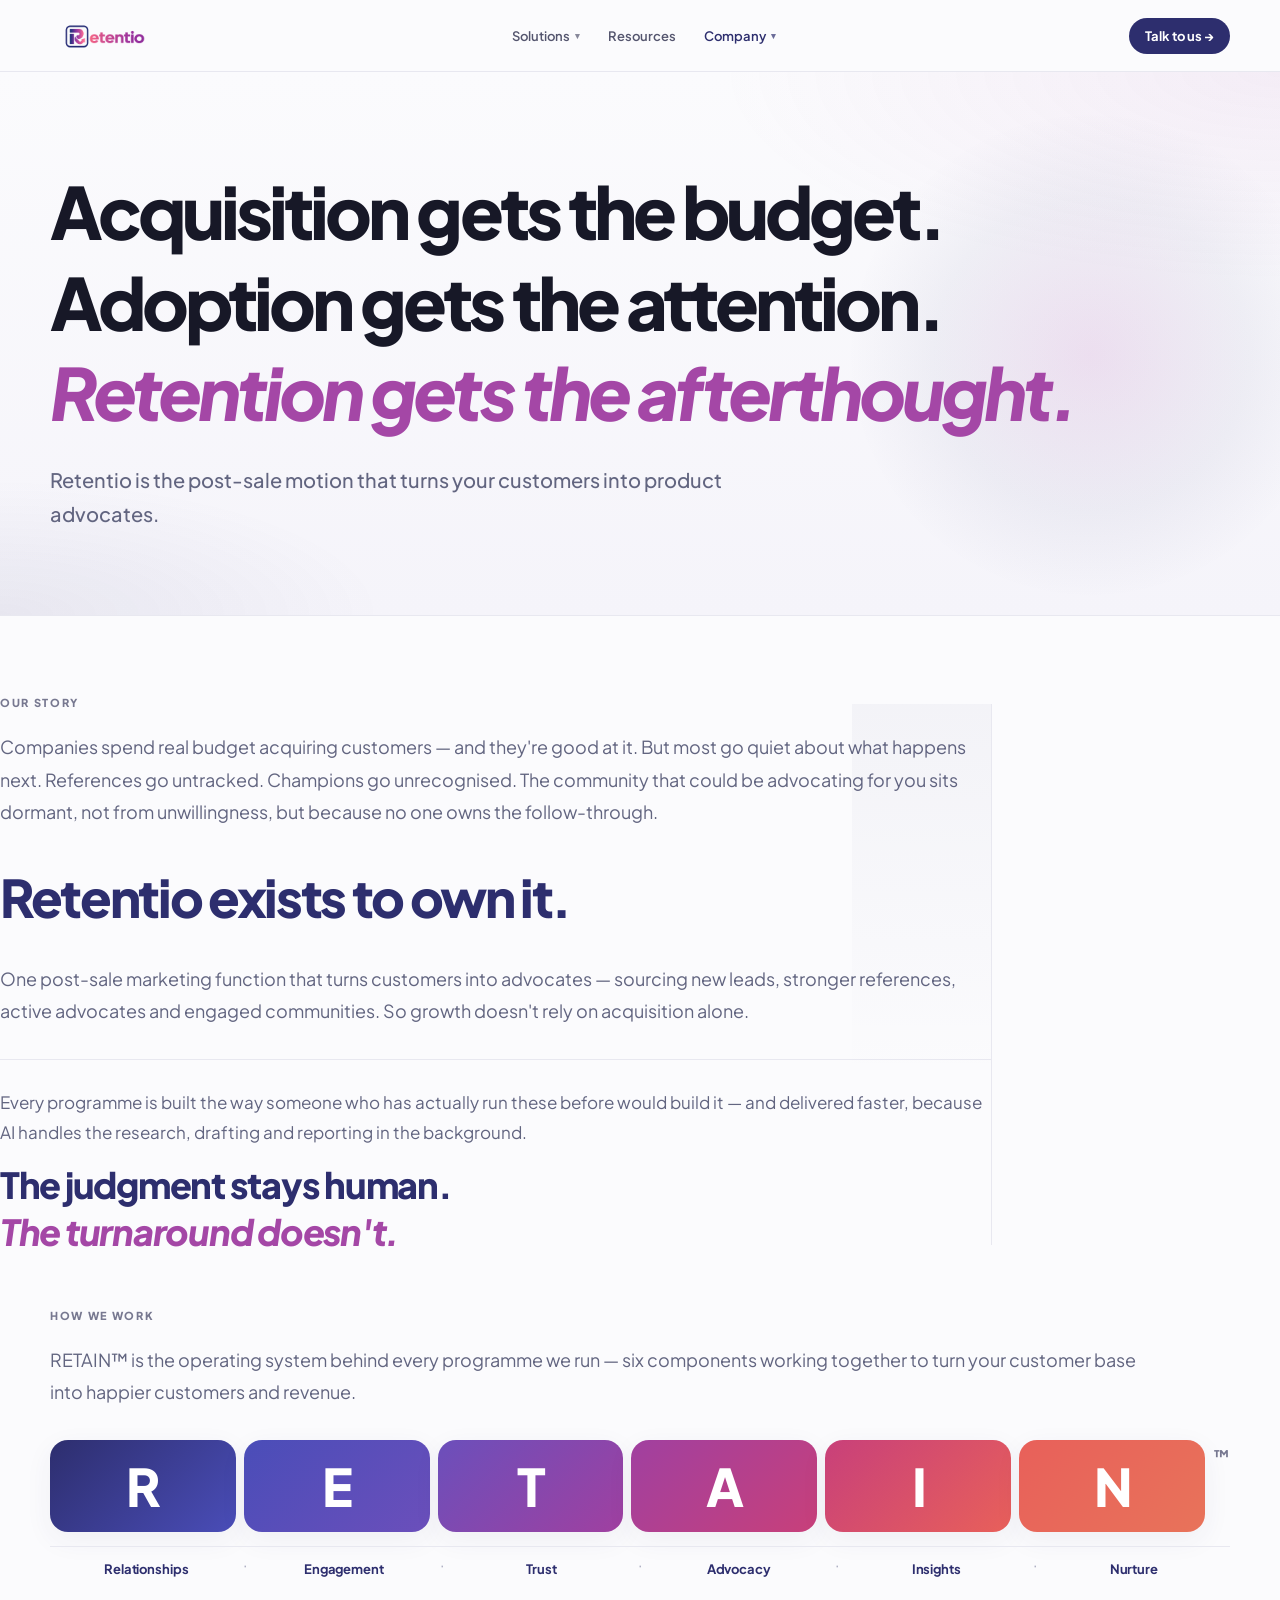
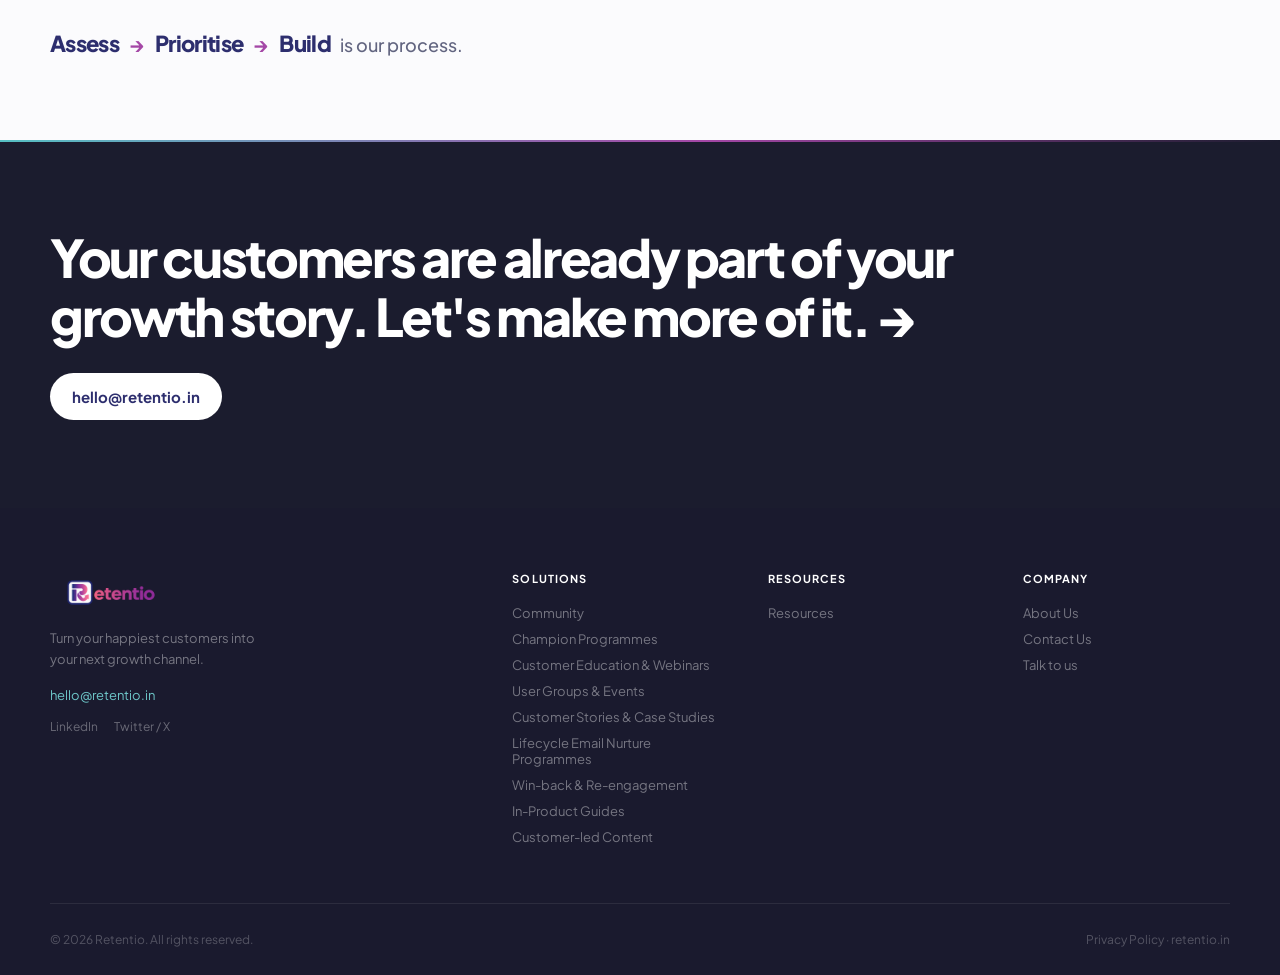
<file: about-temp.html>
<!DOCTYPE html>
<html lang="en">
<head>
  <meta charset="UTF-8">
  <meta name="viewport" content="width=device-width, initial-scale=1.0">
  <title>Retentio | About Us — Post-Sale Growth</title>
  <meta name="description" content="Retentio builds post-sale marketing programmes that turn customer relationships into adoption, advocacy and growth.">
  <link rel="icon" type="image/png" href="assets/brand/retentio_logo_Square_400x400_transparent.png">
  <link rel="preconnect" href="https://fonts.googleapis.com">
  <link rel="preconnect" href="https://fonts.gstatic.com" crossorigin>
  <link href="https://fonts.googleapis.com/css2?family=Plus+Jakarta+Sans:ital,wght@0,400;0,500;0,600;0,700;0,800;1,700;1,800&display=swap" rel="stylesheet">
  <link rel="stylesheet" href="css/global.css">
  <link rel="stylesheet" href="css/about.css">
</head>
<body class="page-about">

<nav class="nav" aria-label="Primary">
  <div class="container nav-inner">
    <a class="brand about-brand" href="index.html">
      <img src="assets/brand/retentio_logo_horizontal_600x200_transparent.png" alt="Retentio">
    </a>
    <div class="nav-links">
      <div class="nav-dropdown">
        <a href="solutions.html" class="nav-dropdown-toggle">Solutions <span class="nav-caret" aria-hidden="true">▾</span></a>
        <div class="nav-dropdown-menu">
          <a href="solutions.html#community">Community</a>
          <a href="solutions.html#champion-programmes">Champion Programmes</a>
          <a href="solutions.html#customer-led-content">Customer-led Content</a>
          <a href="solutions.html#customer-education">Customer Education & Webinars</a>
          <a href="solutions.html#user-groups-events">User Groups & Events</a>
          <a href="solutions.html#customer-stories">Customer Stories & Case Studies</a>
          <a href="solutions.html#lifecycle-email">Lifecycle Email Nurture Programmes</a>
          <a href="solutions.html#win-back">Win-back & Re-engagement</a>
          <a href="solutions.html#in-product-guides">In-Product Guides</a>
        </div>
      </div>
      <a href="resources.html">Resources</a>
      <div class="nav-dropdown">
        <a href="about.html" class="nav-dropdown-toggle is-current" aria-current="page">Company <span class="nav-caret" aria-hidden="true">▾</span></a>
        <div class="nav-dropdown-menu nav-dropdown-menu-compact">
          <a href="about.html" class="is-current" aria-current="page">About Us</a>
          <a href="contact.html">Contact Us</a>
        </div>
      </div>
    </div>
    <div class="nav-end">
      <a class="nav-cta" href="contact.html">Talk to us →</a>
      <button class="nav-mobile-toggle" onclick="toggleNav()" aria-label="Menu">
        <span></span><span></span><span></span>
      </button>
    </div>
  </div>
</nav>

<div class="nav-mobile" id="mobileNav">
  <div class="nav-mobile-item">
    <button type="button" class="nav-mobile-sub-toggle" aria-expanded="false">Solutions <span class="nav-caret" aria-hidden="true">▾</span></button>
    <div class="nav-mobile-sub">
      <a href="solutions.html#community">Community</a>
      <a href="solutions.html#champion-programmes">Champion Programmes</a>
      <a href="solutions.html#customer-led-content">Customer-led Content</a>
      <a href="solutions.html#customer-education">Customer Education & Webinars</a>
      <a href="solutions.html#user-groups-events">User Groups & Events</a>
      <a href="solutions.html#customer-stories">Customer Stories & Case Studies</a>
      <a href="solutions.html#lifecycle-email">Lifecycle Email Nurture Programmes</a>
      <a href="solutions.html#win-back">Win-back & Re-engagement</a>
      <a href="solutions.html#in-product-guides">In-Product Guides</a>
    </div>
  </div>
  <a href="resources.html">Resources</a>
  <div class="nav-mobile-item open">
    <button type="button" class="nav-mobile-sub-toggle" aria-expanded="true">Company <span class="nav-caret" aria-hidden="true">▾</span></button>
    <div class="nav-mobile-sub">
      <a href="about.html" aria-current="page">About Us</a>
      <a href="contact.html">Contact Us</a>
    </div>
  </div>
  <a href="contact.html" class="nav-cta">Talk to us →</a>
</div>

<main>
  <header class="about-hero">
    <div class="container">
      <h1 class="about-hero-lines">
        <span>Acquisition gets the budget.</span>
        <span>Adoption gets the attention.</span>
        <span class="about-hero-emphasis">Retention gets the afterthought.</span>
      </h1>
      <p class="about-hero-support">Retentio is the post-sale motion that turns your customers into product advocates.</p>
    </div>
  </header>

  <section class="about-story" aria-labelledby="our-story-heading">
    <div class="container about-story-inner">
      <p class="about-eyebrow" id="our-story-heading">OUR STORY</p>
      <p class="about-story-lead">Companies spend real budget acquiring customers — and they're good at it. But most go quiet about what happens next. References go untracked. Champions go unrecognised. The community that could be advocating for you sits dormant, not from unwillingness, but because no one owns the follow-through.</p>
      <p class="about-story-own">Retentio exists to own it.</p>
      <p class="about-story-body">One post-sale marketing function that turns customers into advocates — sourcing new leads, stronger references, active advocates and engaged communities. So growth doesn't rely on acquisition alone.</p>
      <div class="about-story-diff">
        <p>Every programme is built the way someone who has actually run these before would build it — and delivered faster, because AI handles the research, drafting and reporting in the background. <span class="about-brand-line">The judgment stays human.</span> <span class="about-brand-line">The turnaround doesn't.</span></p>
      </div>
    </div>
  </section>

  <section class="about-work" aria-labelledby="how-we-work-heading">
    <div class="container">
      <p class="about-eyebrow" id="how-we-work-heading">HOW WE WORK</p>
      <p class="about-work-intro">RETAIN™ is the operating system behind every programme we run — six components working together to turn your customer base into happier customers and revenue.</p>

      <div class="retain-system">
        <div class="retain-os" aria-hidden="true">
          <span class="retain-os-letter" data-letter="R">R</span>
          <span class="retain-os-letter" data-letter="E">E</span>
          <span class="retain-os-letter" data-letter="T">T</span>
          <span class="retain-os-letter" data-letter="A">A</span>
          <span class="retain-os-letter" data-letter="I">I</span>
          <span class="retain-os-letter" data-letter="N">N</span>
          <sup class="retain-os-tm">™</sup>
        </div>
        <p class="retain-components">
          <span>Relationships</span>
          <span aria-hidden="true"> · </span>
          <span>Engagement</span>
          <span aria-hidden="true"> · </span>
          <span>Trust</span>
          <span aria-hidden="true"> · </span>
          <span>Advocacy</span>
          <span aria-hidden="true"> · </span>
          <span>Insights</span>
          <span aria-hidden="true"> · </span>
          <span>Nurture</span>
        </p>
      </div>

      <p class="about-process">
        <span class="about-process-steps">
          <span class="about-process-step">Assess</span>
          <span class="about-process-arrow" aria-hidden="true">→</span>
          <span class="about-process-step">Prioritise</span>
          <span class="about-process-arrow" aria-hidden="true">→</span>
          <span class="about-process-step">Build</span>
        </span>
        <span class="about-process-rest"> is our process.</span>
      </p>
    </div>
  </section>

  <section class="about-cta" aria-labelledby="about-cta-heading">
    <div class="container">
      <h2 id="about-cta-heading" class="about-cta-line">Your customers are already part of your growth story. Let's make more of it. →</h2>
      <a class="about-cta-mail" href="mailto:hello@retentio.in">hello@retentio.in</a>
    </div>
  </section>
</main>

<footer class="site-footer">
  <div class="container">
    <div class="footer-grid">
      <div>
        <div class="footer-logo">
          <img src="assets/brand/retentio_logo_horizontal_600x200_transparent.png" alt="Retentio" class="footer-logo-img">
        </div>
        <p class="footer-tagline">Turn your happiest customers into your next growth channel.</p>
        <a href="mailto:hello@retentio.in" class="footer-email">hello@retentio.in</a>
        <div class="footer-social">
          <a href="#">LinkedIn</a>
          <a href="#">Twitter / X</a>
        </div>
      </div>
      <div class="footer-col">
        <h3>Solutions</h3>
        <a href="solutions.html#community">Community</a>
        <a href="solutions.html#champion-programmes">Champion Programmes</a>
        <a href="solutions.html#customer-education">Customer Education &amp; Webinars</a>
        <a href="solutions.html#user-groups-events">User Groups &amp; Events</a>
        <a href="solutions.html#customer-stories">Customer Stories &amp; Case Studies</a>
        <a href="solutions.html#lifecycle-email">Lifecycle Email Nurture Programmes</a>
        <a href="solutions.html#win-back">Win-back &amp; Re-engagement</a>
        <a href="solutions.html#in-product-guides">In-Product Guides</a>
        <a href="solutions.html#customer-led-content">Customer-led Content</a>
      </div>
      <div class="footer-col">
        <h3>Resources</h3>
        <a href="resources.html">Resources</a>
      </div>
      <div class="footer-col">
        <h3>Company</h3>
        <a href="about.html">About Us</a>
        <a href="contact.html">Contact Us</a>
        <a href="contact.html">Talk to us</a>
      </div>
    </div>
    <div class="footer-bottom">
      <p class="footer-copy">© 2026 Retentio. All rights reserved.</p>
      <p class="footer-copy">Privacy Policy · retentio.in</p>
    </div>
  </div>
</footer>

<script src="js/main.js"></script>
</body>
</html>
</file>
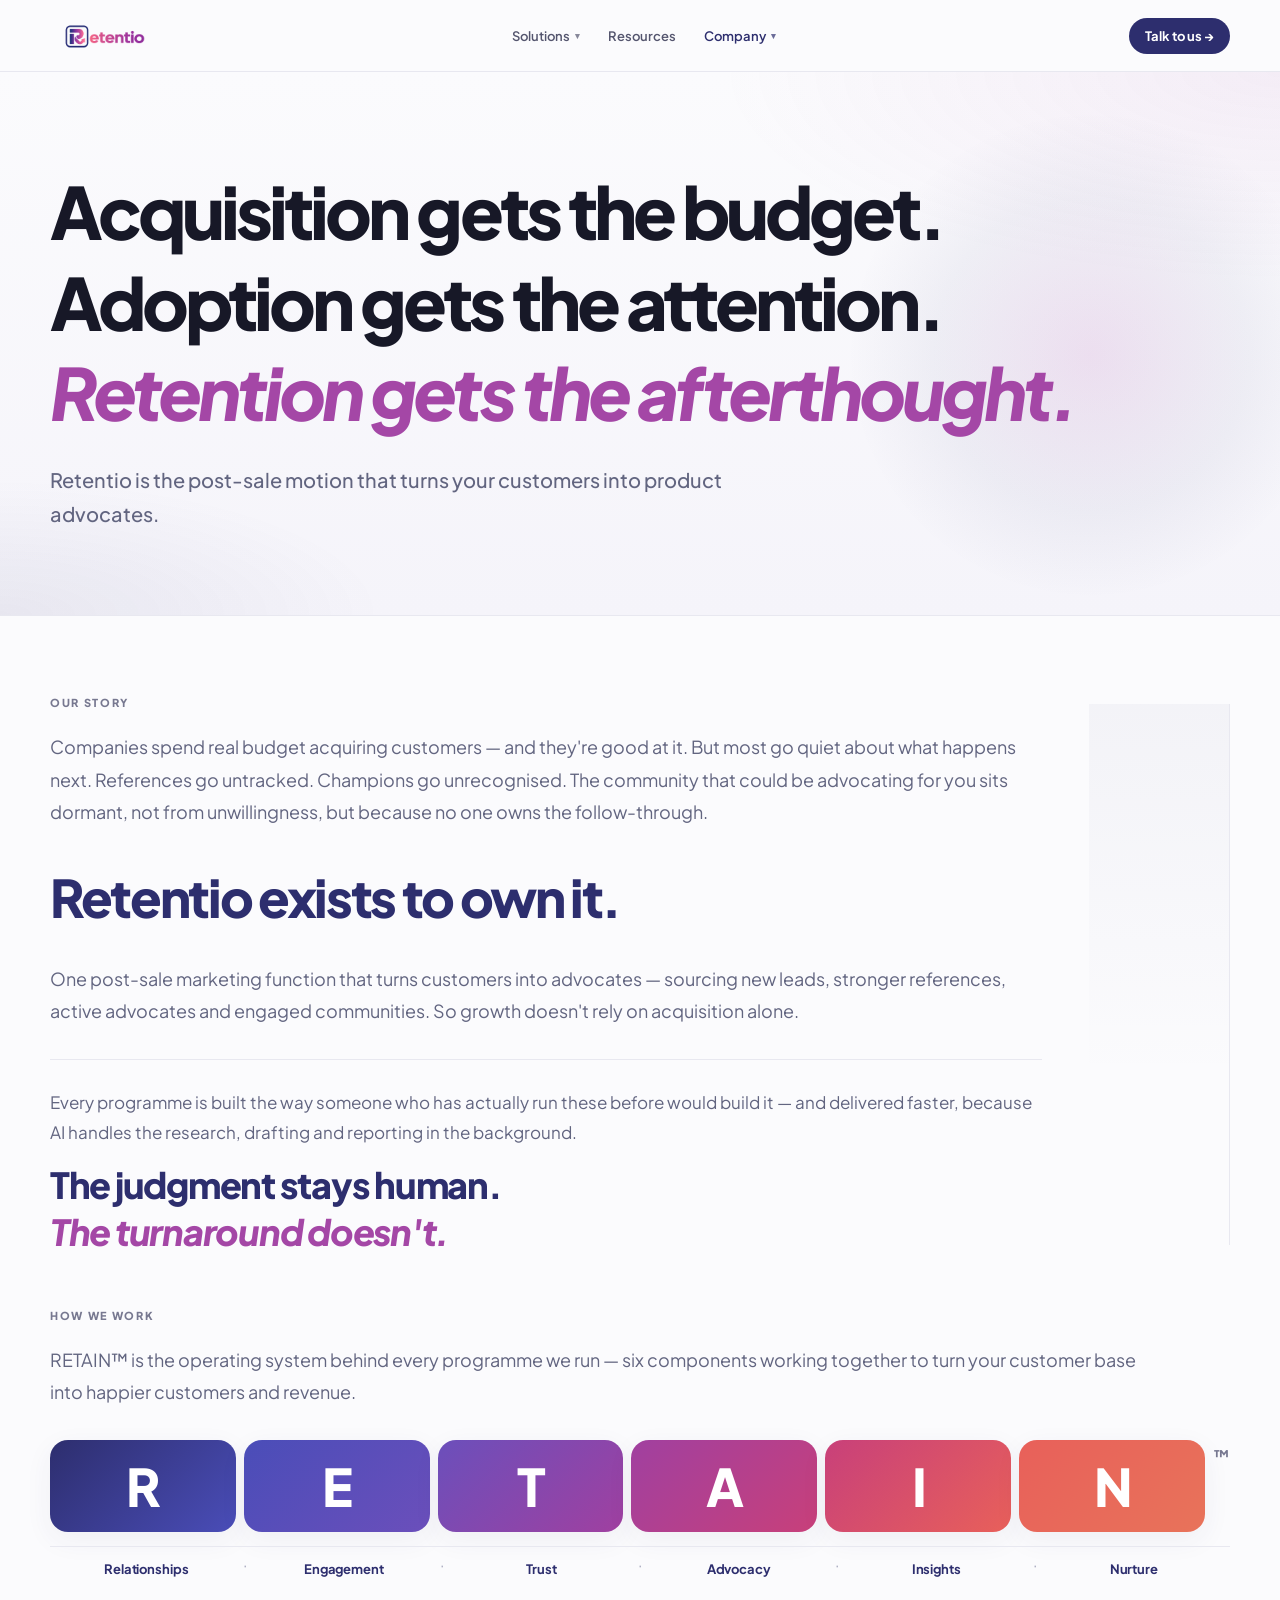
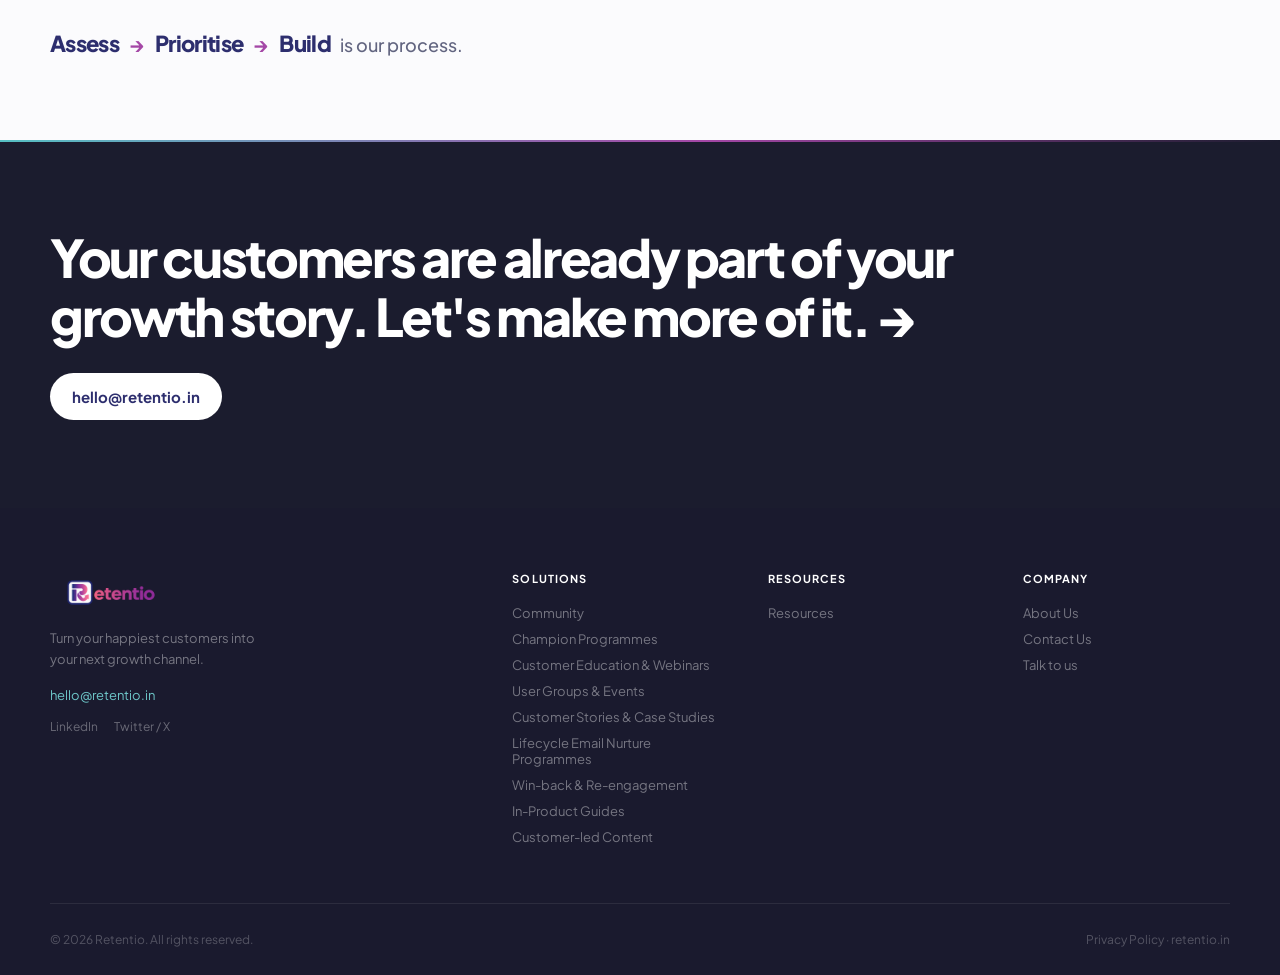
<file: about.html>
<!DOCTYPE html>
<html lang="en">
<head>
  <meta charset="UTF-8">
  <meta name="viewport" content="width=device-width, initial-scale=1.0">
  <title>Retentio | About Us — Post-Sale Growth</title>
  <meta name="description" content="Retentio builds post-sale marketing programmes that turn customer relationships into adoption, advocacy and growth.">
  <link rel="icon" type="image/png" href="assets/brand/retentio_logo_Square_400x400_transparent.png">
  <link rel="preconnect" href="https://fonts.googleapis.com">
  <link rel="preconnect" href="https://fonts.gstatic.com" crossorigin>
  <link href="https://fonts.googleapis.com/css2?family=Plus+Jakarta+Sans:ital,wght@0,400;0,500;0,600;0,700;0,800;1,700;1,800&display=swap" rel="stylesheet">
  <link rel="stylesheet" href="css/global.css">
  <link rel="stylesheet" href="css/about.css">
</head>
<body class="page-about">

<nav class="nav" aria-label="Primary">
  <div class="container nav-inner">
    <a class="brand about-brand" href="index.html">
      <img src="assets/brand/retentio_logo_horizontal_600x200_transparent.png" alt="Retentio">
    </a>
    <div class="nav-links">
      <div class="nav-dropdown">
        <a href="solutions.html" class="nav-dropdown-toggle">Solutions <span class="nav-caret" aria-hidden="true">▾</span></a>
        <div class="nav-dropdown-menu">
          <a href="solutions.html#community">Community</a>
          <a href="solutions.html#champion-programmes">Champion Programmes</a>
          <a href="solutions.html#customer-led-content">Customer-led Content</a>
          <a href="solutions.html#customer-education">Customer Education & Webinars</a>
          <a href="solutions.html#user-groups-events">User Groups & Events</a>
          <a href="solutions.html#customer-stories">Customer Stories & Case Studies</a>
          <a href="solutions.html#lifecycle-email">Lifecycle Email Nurture Programmes</a>
          <a href="solutions.html#win-back">Win-back & Re-engagement</a>
          <a href="solutions.html#in-product-guides">In-Product Guides</a>
        </div>
      </div>
      <a href="resources.html">Resources</a>
      <div class="nav-dropdown">
        <a href="about.html" class="nav-dropdown-toggle is-current" aria-current="page">Company <span class="nav-caret" aria-hidden="true">▾</span></a>
        <div class="nav-dropdown-menu nav-dropdown-menu-compact">
          <a href="about.html" class="is-current" aria-current="page">About Us</a>
          <a href="contact.html">Contact Us</a>
        </div>
      </div>
    </div>
    <div class="nav-end">
      <a class="nav-cta" href="contact.html">Talk to us →</a>
      <button class="nav-mobile-toggle" onclick="toggleNav()" aria-label="Menu">
        <span></span><span></span><span></span>
      </button>
    </div>
  </div>
</nav>

<div class="nav-mobile" id="mobileNav">
  <div class="nav-mobile-item">
    <button type="button" class="nav-mobile-sub-toggle" aria-expanded="false">Solutions <span class="nav-caret" aria-hidden="true">▾</span></button>
    <div class="nav-mobile-sub">
      <a href="solutions.html#community">Community</a>
      <a href="solutions.html#champion-programmes">Champion Programmes</a>
      <a href="solutions.html#customer-led-content">Customer-led Content</a>
      <a href="solutions.html#customer-education">Customer Education & Webinars</a>
      <a href="solutions.html#user-groups-events">User Groups & Events</a>
      <a href="solutions.html#customer-stories">Customer Stories & Case Studies</a>
      <a href="solutions.html#lifecycle-email">Lifecycle Email Nurture Programmes</a>
      <a href="solutions.html#win-back">Win-back & Re-engagement</a>
      <a href="solutions.html#in-product-guides">In-Product Guides</a>
    </div>
  </div>
  <a href="resources.html">Resources</a>
  <div class="nav-mobile-item open">
    <button type="button" class="nav-mobile-sub-toggle" aria-expanded="true">Company <span class="nav-caret" aria-hidden="true">▾</span></button>
    <div class="nav-mobile-sub">
      <a href="about.html" aria-current="page">About Us</a>
      <a href="contact.html">Contact Us</a>
    </div>
  </div>
  <a href="contact.html" class="nav-cta">Talk to us →</a>
</div>

<main>
  <header class="about-hero">
    <div class="container">
      <h1 class="about-hero-lines">
        <span>Acquisition gets the budget.</span>
        <span>Adoption gets the attention.</span>
        <span class="about-hero-emphasis">Retention gets the afterthought.</span>
      </h1>
      <p class="about-hero-support">Retentio is the post-sale motion that turns your customers into product advocates.</p>
    </div>
  </header>

  <section class="about-story" aria-labelledby="our-story-heading">
    <div class="container">
      <div class="about-story-inner">
        <p class="about-eyebrow" id="our-story-heading">OUR STORY</p>
        <p class="about-story-lead">Companies spend real budget acquiring customers — and they're good at it. But most go quiet about what happens next. References go untracked. Champions go unrecognised. The community that could be advocating for you sits dormant, not from unwillingness, but because no one owns the follow-through.</p>
        <p class="about-story-own">Retentio exists to own it.</p>
        <p class="about-story-body">One post-sale marketing function that turns customers into advocates — sourcing new leads, stronger references, active advocates and engaged communities. So growth doesn't rely on acquisition alone.</p>
        <div class="about-story-diff">
          <p>Every programme is built the way someone who has actually run these before would build it — and delivered faster, because AI handles the research, drafting and reporting in the background. <span class="about-brand-line">The judgment stays human.</span> <span class="about-brand-line">The turnaround doesn't.</span></p>
        </div>
      </div>
    </div>
  </section>

  <section class="about-work" aria-labelledby="how-we-work-heading">
    <div class="container">
      <p class="about-eyebrow" id="how-we-work-heading">HOW WE WORK</p>
      <p class="about-work-intro">RETAIN™ is the operating system behind every programme we run — six components working together to turn your customer base into happier customers and revenue.</p>

      <div class="retain-system">
        <div class="retain-os" aria-hidden="true">
          <span class="retain-os-letter" data-letter="R">R</span>
          <span class="retain-os-letter" data-letter="E">E</span>
          <span class="retain-os-letter" data-letter="T">T</span>
          <span class="retain-os-letter" data-letter="A">A</span>
          <span class="retain-os-letter" data-letter="I">I</span>
          <span class="retain-os-letter" data-letter="N">N</span>
          <sup class="retain-os-tm">™</sup>
        </div>
        <p class="retain-components">
          <span>Relationships</span>
          <span aria-hidden="true"> · </span>
          <span>Engagement</span>
          <span aria-hidden="true"> · </span>
          <span>Trust</span>
          <span aria-hidden="true"> · </span>
          <span>Advocacy</span>
          <span aria-hidden="true"> · </span>
          <span>Insights</span>
          <span aria-hidden="true"> · </span>
          <span>Nurture</span>
        </p>
      </div>

      <p class="about-process">
        <span class="about-process-steps">
          <span class="about-process-step">Assess</span>
          <span class="about-process-arrow" aria-hidden="true">→</span>
          <span class="about-process-step">Prioritise</span>
          <span class="about-process-arrow" aria-hidden="true">→</span>
          <span class="about-process-step">Build</span>
        </span>
        <span class="about-process-rest"> is our process.</span>
      </p>
    </div>
  </section>

  <section class="about-cta" aria-labelledby="about-cta-heading">
    <div class="container">
      <h2 id="about-cta-heading" class="about-cta-line">Your customers are already part of your growth story. Let's make more of it. →</h2>
      <a class="about-cta-mail" href="mailto:hello@retentio.in">hello@retentio.in</a>
    </div>
  </section>
</main>

<footer class="site-footer">
  <div class="container">
    <div class="footer-grid">
      <div>
        <div class="footer-logo">
          <img src="assets/brand/retentio_logo_horizontal_600x200_transparent.png" alt="Retentio" class="footer-logo-img">
        </div>
        <p class="footer-tagline">Turn your happiest customers into your next growth channel.</p>
        <a href="mailto:hello@retentio.in" class="footer-email">hello@retentio.in</a>
        <div class="footer-social">
          <a href="#">LinkedIn</a>
          <a href="#">Twitter / X</a>
        </div>
      </div>
      <div class="footer-col">
        <h3>Solutions</h3>
        <a href="solutions.html#community">Community</a>
        <a href="solutions.html#champion-programmes">Champion Programmes</a>
        <a href="solutions.html#customer-education">Customer Education &amp; Webinars</a>
        <a href="solutions.html#user-groups-events">User Groups &amp; Events</a>
        <a href="solutions.html#customer-stories">Customer Stories &amp; Case Studies</a>
        <a href="solutions.html#lifecycle-email">Lifecycle Email Nurture Programmes</a>
        <a href="solutions.html#win-back">Win-back &amp; Re-engagement</a>
        <a href="solutions.html#in-product-guides">In-Product Guides</a>
        <a href="solutions.html#customer-led-content">Customer-led Content</a>
      </div>
      <div class="footer-col">
        <h3>Resources</h3>
        <a href="resources.html">Resources</a>
      </div>
      <div class="footer-col">
        <h3>Company</h3>
        <a href="about.html">About Us</a>
        <a href="contact.html">Contact Us</a>
        <a href="contact.html">Talk to us</a>
      </div>
    </div>
    <div class="footer-bottom">
      <p class="footer-copy">© 2026 Retentio. All rights reserved.</p>
      <p class="footer-copy">Privacy Policy · retentio.in</p>
    </div>
  </div>
</footer>

<script src="js/main.js"></script>
</body>
</html>
</file>
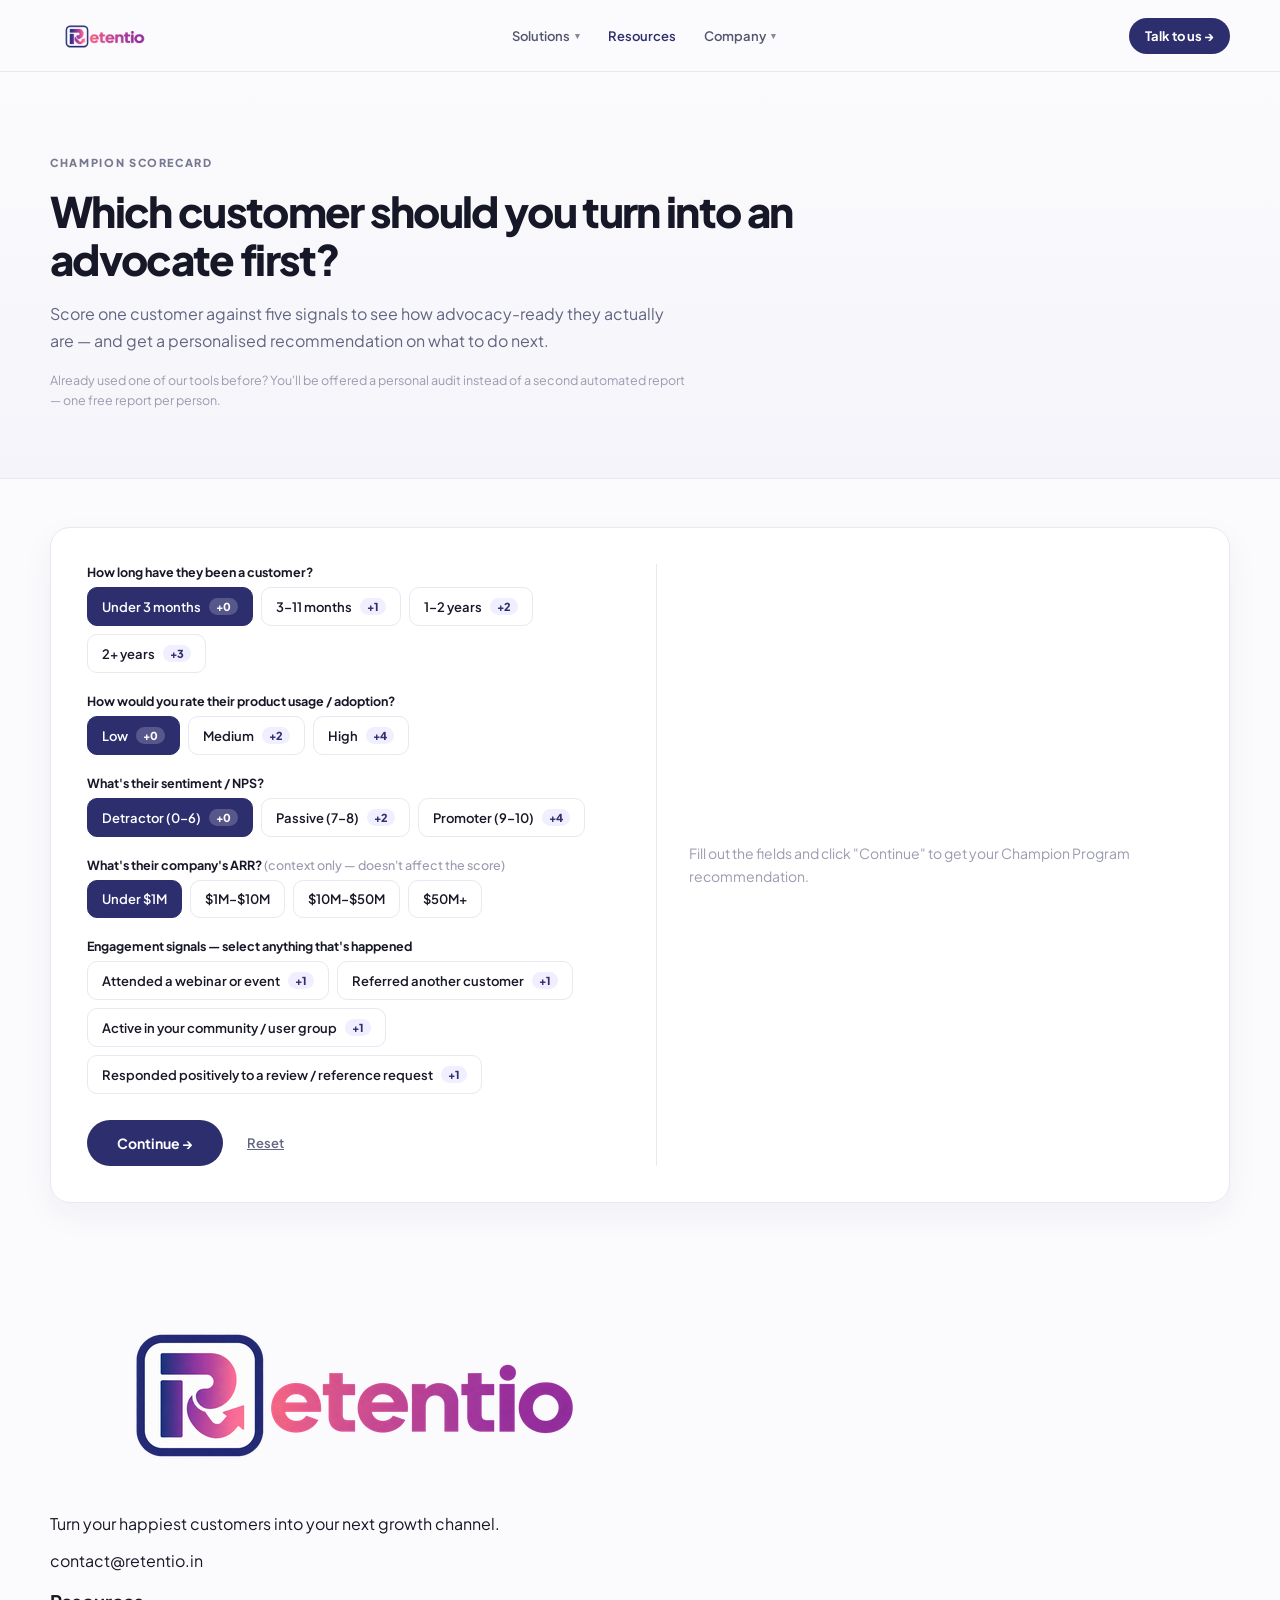
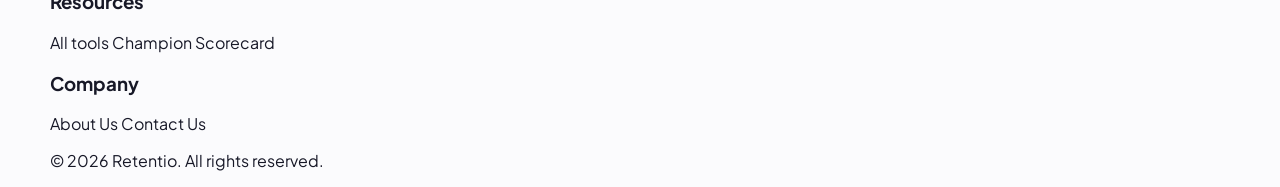
<file: champion-scorecard.html>
<!DOCTYPE html>
<html lang="en">
<head>
  <meta charset="UTF-8">
  <meta name="viewport" content="width=device-width, initial-scale=1.0">
  <title>Retentio | Champion Scorecard</title>
  <meta name="description" content="Score a customer's advocacy readiness and get a personalised Champion Program recommendation from Retentio.">
  <link rel="icon" type="image/png" href="assets/brand/retentio_logo_Square_400x400_transparent.png">
  <link rel="preconnect" href="https://fonts.googleapis.com">
  <link rel="preconnect" href="https://fonts.gstatic.com" crossorigin>
  <link href="https://fonts.googleapis.com/css2?family=Plus+Jakarta+Sans:ital,wght@0,400;0,500;0,600;0,700;0,800;1,700;1,800&display=swap" rel="stylesheet">
  <link rel="stylesheet" href="css/global.css">
  <link rel="stylesheet" href="css/tools-shared.css">
</head>
<body class="page-champion-scorecard">

<nav class="nav" aria-label="Primary">
  <div class="container nav-inner">
    <a class="brand about-brand" href="index.html">
      <img src="assets/brand/retentio_logo_horizontal_600x200_transparent.png" alt="Retentio">
    </a>
    <div class="nav-links">
      <div class="nav-dropdown">
        <a href="solutions.html" class="nav-dropdown-toggle">Solutions <span class="nav-caret" aria-hidden="true">▾</span></a>
        <div class="nav-dropdown-menu">
          <a href="solutions.html#community">Community</a>
          <a href="solutions.html#champion-programmes">Champion Programmes</a>
          <a href="solutions.html#customer-led-content">Customer-led Content</a>
          <a href="solutions.html#customer-education">Customer Education & Webinars</a>
          <a href="solutions.html#user-groups-events">User Groups & Events</a>
          <a href="solutions.html#customer-stories">Customer Stories & Case Studies</a>
          <a href="solutions.html#lifecycle-email">Lifecycle Email Nurture Programmes</a>
          <a href="solutions.html#win-back">Win-back & Re-engagement</a>
          <a href="solutions.html#in-product-guides">In-Product Guides</a>
        </div>
      </div>
      <a href="resources.html" class="is-current" aria-current="page">Resources</a>
      <div class="nav-dropdown">
        <a href="about.html" class="nav-dropdown-toggle">Company <span class="nav-caret" aria-hidden="true">▾</span></a>
        <div class="nav-dropdown-menu nav-dropdown-menu-compact">
          <a href="about.html">About Us</a>
          <a href="contact.html">Contact Us</a>
        </div>
      </div>
    </div>
    <div class="nav-end">
      <a class="nav-cta" href="contact.html">Talk to us →</a>
    </div>
  </div>
</nav>

<main>
  <header class="tool-hero">
    <div class="container">
      <p class="tool-eyebrow">CHAMPION SCORECARD</p>
      <h1 class="tool-heading">Which customer should you turn into an advocate first?</h1>
      <p class="tool-support">Score one customer against five signals to see how advocacy-ready they actually are — and get a personalised recommendation on what to do next.</p>
      <p class="tool-repeat-note">Already used one of our tools before? You'll be offered a personal audit instead of a second automated report — one free report per person.</p>
    </div>
  </header>

  <section class="tool-section">
    <div class="container">
      <div class="tool-panel">
        <form id="scorecard-form" class="tool-form">

          <div class="tool-field tool-field-full">
            <label>How long have they been a customer?</label>
            <div class="tool-tiles" role="radiogroup" aria-label="Tenure">
              <label class="tile-option"><input type="radio" name="tenure" value="0" checked><span class="tile-visual"><span class="tile-label">Under 3 months</span><span class="tile-pts">+0</span></span></label>
              <label class="tile-option"><input type="radio" name="tenure" value="1"><span class="tile-visual"><span class="tile-label">3–11 months</span><span class="tile-pts">+1</span></span></label>
              <label class="tile-option"><input type="radio" name="tenure" value="2"><span class="tile-visual"><span class="tile-label">1–2 years</span><span class="tile-pts">+2</span></span></label>
              <label class="tile-option"><input type="radio" name="tenure" value="3"><span class="tile-visual"><span class="tile-label">2+ years</span><span class="tile-pts">+3</span></span></label>
            </div>
          </div>

          <div class="tool-field tool-field-full">
            <label>How would you rate their product usage / adoption?</label>
            <div class="tool-tiles" role="radiogroup" aria-label="Usage level">
              <label class="tile-option"><input type="radio" name="usage" value="0" checked><span class="tile-visual"><span class="tile-label">Low</span><span class="tile-pts">+0</span></span></label>
              <label class="tile-option"><input type="radio" name="usage" value="2"><span class="tile-visual"><span class="tile-label">Medium</span><span class="tile-pts">+2</span></span></label>
              <label class="tile-option"><input type="radio" name="usage" value="4"><span class="tile-visual"><span class="tile-label">High</span><span class="tile-pts">+4</span></span></label>
            </div>
          </div>

          <div class="tool-field tool-field-full">
            <label>What's their sentiment / NPS?</label>
            <div class="tool-tiles" role="radiogroup" aria-label="Sentiment">
              <label class="tile-option"><input type="radio" name="sentiment" value="0" checked><span class="tile-visual"><span class="tile-label">Detractor (0–6)</span><span class="tile-pts">+0</span></span></label>
              <label class="tile-option"><input type="radio" name="sentiment" value="2"><span class="tile-visual"><span class="tile-label">Passive (7–8)</span><span class="tile-pts">+2</span></span></label>
              <label class="tile-option"><input type="radio" name="sentiment" value="4"><span class="tile-visual"><span class="tile-label">Promoter (9–10)</span><span class="tile-pts">+4</span></span></label>
            </div>
          </div>

          <div class="tool-field tool-field-full">
            <label>What's their company's ARR? <span class="tool-context-note">(context only — doesn't affect the score)</span></label>
            <div class="tool-tiles" role="radiogroup" aria-label="Company ARR">
              <label class="tile-option"><input type="radio" name="arr" value="Under $1M" checked><span class="tile-visual"><span class="tile-label">Under $1M</span></span></label>
              <label class="tile-option"><input type="radio" name="arr" value="$1M–$10M"><span class="tile-visual"><span class="tile-label">$1M–$10M</span></span></label>
              <label class="tile-option"><input type="radio" name="arr" value="$10M–$50M"><span class="tile-visual"><span class="tile-label">$10M–$50M</span></span></label>
              <label class="tile-option"><input type="radio" name="arr" value="$50M+"><span class="tile-visual"><span class="tile-label">$50M+</span></span></label>
            </div>
          </div>

          <div class="tool-field tool-field-full">
            <label>Engagement signals — select anything that's happened</label>
            <div class="tool-tiles">
              <label class="tile-option"><input type="checkbox" name="engagement" value="1"><span class="tile-visual"><span class="tile-label">Attended a webinar or event</span><span class="tile-pts">+1</span></span></label>
              <label class="tile-option"><input type="checkbox" name="engagement" value="1"><span class="tile-visual"><span class="tile-label">Referred another customer</span><span class="tile-pts">+1</span></span></label>
              <label class="tile-option"><input type="checkbox" name="engagement" value="1"><span class="tile-visual"><span class="tile-label">Active in your community / user group</span><span class="tile-pts">+1</span></span></label>
              <label class="tile-option"><input type="checkbox" name="engagement" value="1"><span class="tile-visual"><span class="tile-label">Responded positively to a review / reference request</span><span class="tile-pts">+1</span></span></label>
            </div>
          </div>

          <div class="tool-actions">
            <button type="submit" class="tool-submit">Continue →</button>
            <button type="button" class="tool-reset" id="tool-reset">Reset</button>
          </div>
        </form>

        <div class="tool-result-col" id="tool-result">
          <p class="tool-result-placeholder" id="tool-placeholder">Fill out the fields and click "Continue" to get your Champion Program recommendation.</p>

          <form class="tool-leadgate" id="tool-leadgate" hidden>
            <p class="tool-leadgate-intro">Almost there — where should we send your Champion Program recommendation?</p>
            <div class="tool-field"><label for="lead-email">Work email <span class="required">*</span></label><input type="email" id="lead-email" required></div>
            <div class="tool-field"><label for="lead-phone">Phone (optional)</label><input type="tel" id="lead-phone"></div>
            <button type="submit" class="tool-submit" id="send-otp-btn">Send verification code →</button>
            <p class="tool-status" id="lead-status"></p>
          </form>

          <form class="tool-leadgate" id="tool-otp-form" hidden>
            <p class="tool-leadgate-intro">Enter the 6-digit code we just emailed you</p>
            <div class="tool-field"><label for="otp-code">Verification code</label><input type="text" id="otp-code" inputmode="numeric" maxlength="6" autocomplete="one-time-code" required></div>
            <button type="submit" class="tool-submit">Verify & Get My Champion Program →</button>
            <button type="button" class="tool-reset" id="resend-btn">Resend code</button>
            <p class="tool-status" id="otp-status"></p>
          </form>

          <form class="tool-leadgate" id="already-lead-form" hidden>
            <p class="tool-leadgate-intro" id="already-lead-message"></p>
            <a href="contact.html" class="tool-submit tool-talk-link">Talk to us →</a>
          </form>

          <div class="tool-final" id="tool-final" hidden></div>
        </div>
      </div>
    </div>
  </section>
</main>

<footer class="site-footer">
  <div class="container">
    <div class="footer-grid">
      <div>
        <div class="footer-logo">
          <img src="assets/brand/retentio_logo_horizontal_600x200_transparent.png" alt="Retentio" class="footer-logo-img">
        </div>
        <p class="footer-tagline">Turn your happiest customers into your next growth channel.</p>
        <a href="mailto:contact@retentio.in" class="footer-email">contact@retentio.in</a>
      </div>
      <div class="footer-col">
        <h3>Resources</h3>
        <a href="resources.html">All tools</a>
        <a href="champion-scorecard.html">Champion Scorecard</a>
      </div>
      <div class="footer-col">
        <h3>Company</h3>
        <a href="about.html">About Us</a>
        <a href="contact.html">Contact Us</a>
      </div>
    </div>
    <div class="footer-bottom">
      <p class="footer-copy">© 2026 Retentio. All rights reserved.</p>
    </div>
  </div>
</footer>

<script src="js/main.js"></script>
<script src="js/champion-scorecard.js"></script>
</body>
</html>
</file>
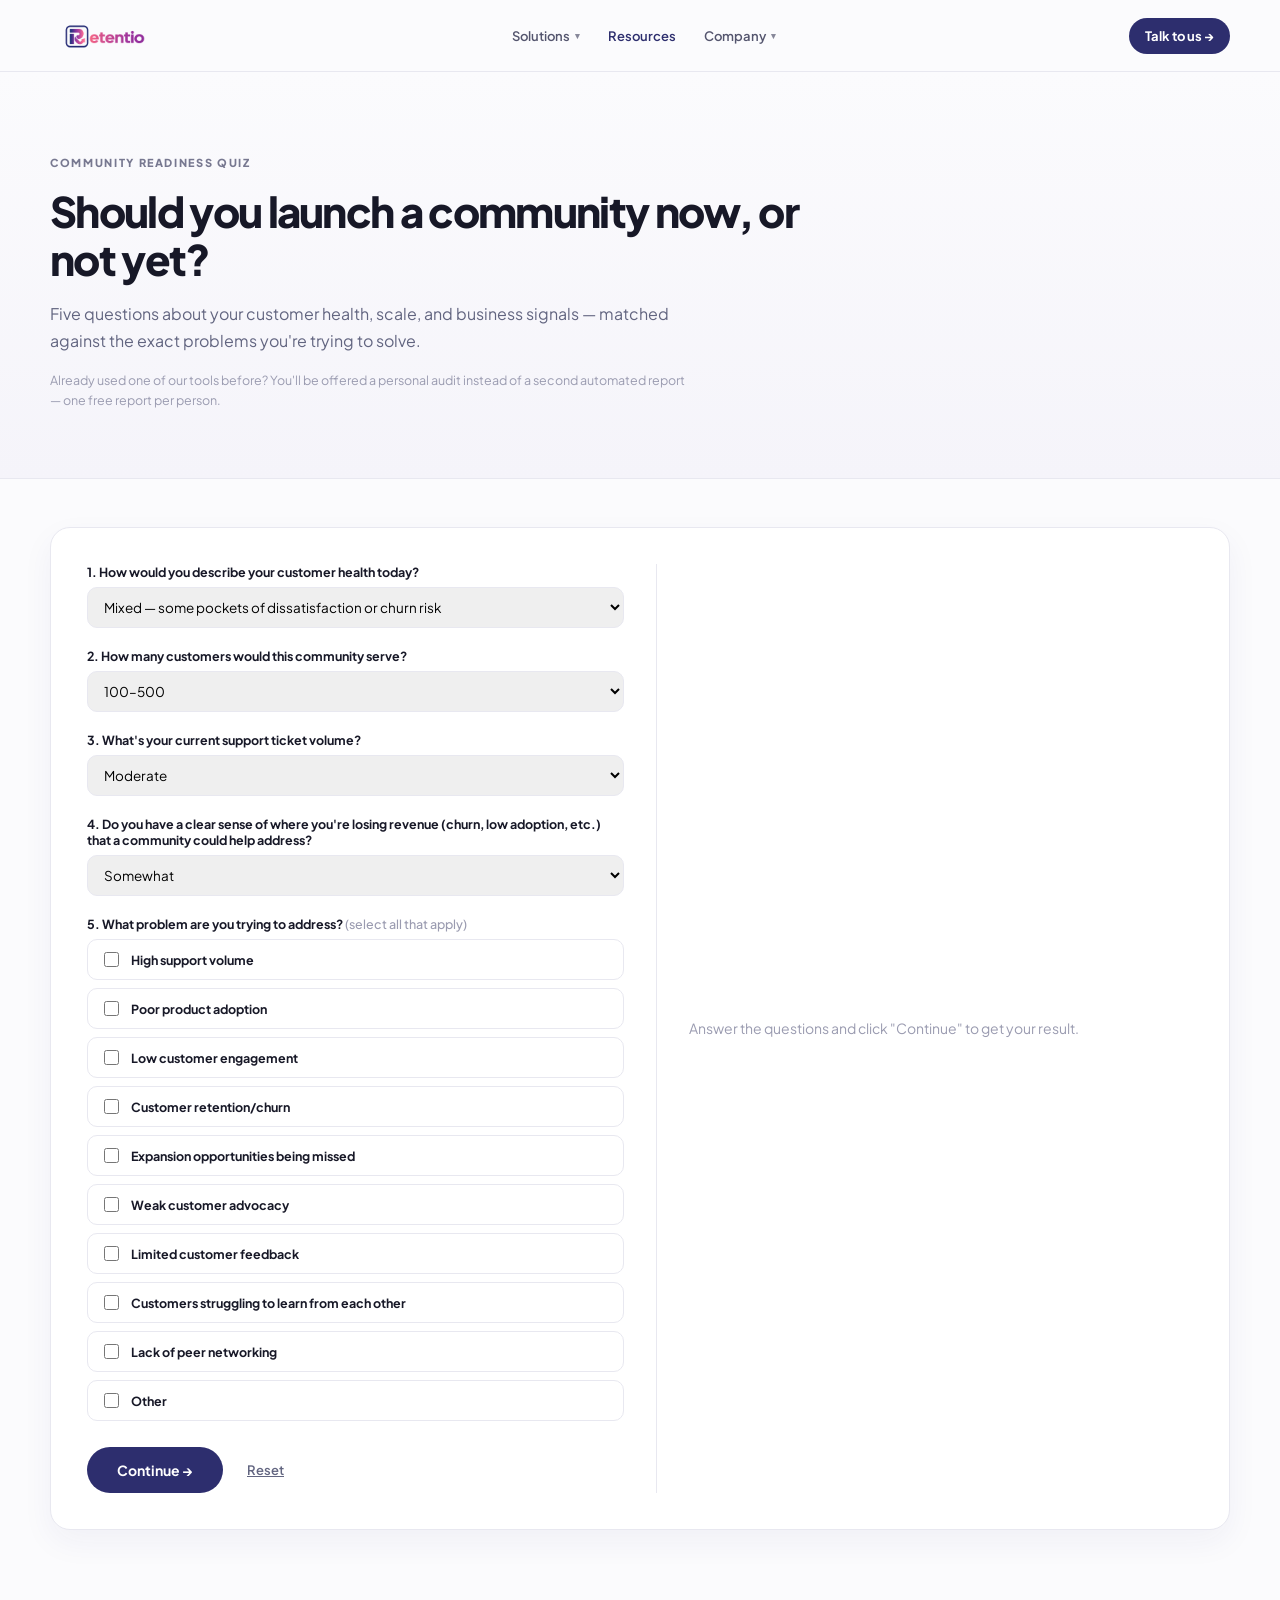
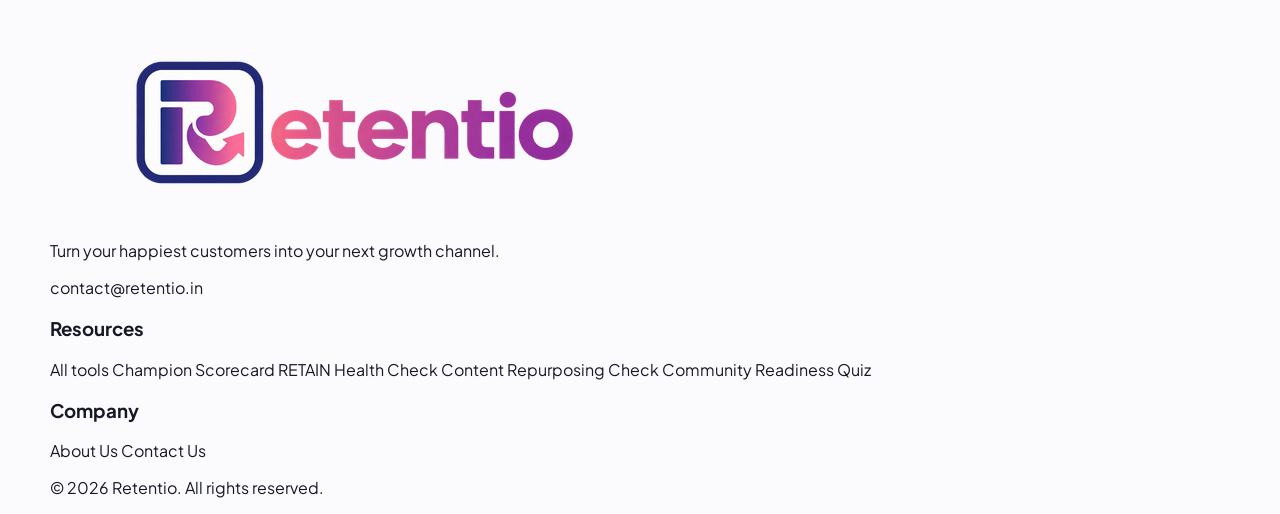
<file: community-readiness.html>
<!DOCTYPE html>
<html lang="en">
<head>
  <meta charset="UTF-8">
  <meta name="viewport" content="width=device-width, initial-scale=1.0">
  <title>Retentio | Community Readiness Quiz</title>
  <meta name="description" content="Should you launch a community now, or not yet? A direct verdict based on your customer health and business signals.">
  <link rel="icon" type="image/png" href="assets/brand/retentio_logo_Square_400x400_transparent.png">
  <link rel="preconnect" href="https://fonts.googleapis.com">
  <link rel="preconnect" href="https://fonts.gstatic.com" crossorigin>
  <link href="https://fonts.googleapis.com/css2?family=Plus+Jakarta+Sans:ital,wght@0,400;0,500;0,600;0,700;0,800;1,700;1,800&display=swap" rel="stylesheet">
  <link rel="stylesheet" href="css/global.css">
  <link rel="stylesheet" href="css/tools-shared.css">
  <style>
    .checks-grid { display: flex; flex-direction: column; gap: 8px; }
    .check-option { display: flex; align-items: center; gap: 9px; padding: 9px 12px; border: 1.5px solid var(--line); border-radius: 10px; cursor: pointer; font-size: 13px; font-weight: 600; color: var(--ink); transition: all 0.15s ease; }
    .check-option:hover { border-color: var(--navy); }
    .check-option input { accent-color: var(--navy); width: 15px; height: 15px; flex-shrink: 0; }
    .check-option.checked { border-color: var(--navy); background: #f5f5fb; }
    .verdict-badge { display: inline-flex; align-self: flex-start; font-size: 13px; font-weight: 800; letter-spacing: 0.04em; text-transform: uppercase; padding: 8px 18px; border-radius: 999px; margin-bottom: 14px; }
    .verdict-low { background: #fdeceb; color: #c0392b; }
    .verdict-mid { background: #fff6e0; color: #9a7b12; }
    .verdict-high { background: #e8f7ee; color: #1c8a4e; }
    .score-line { font-size: 13px; font-weight: 700; color: var(--muted); margin-bottom: 6px; }
    .tool-type-box { background: #f5f5fa; border-radius: 12px; padding: 14px 16px; margin: 14px 0; font-size: 13px; line-height: 1.6; color: var(--ink); }
    .tool-type-box b { color: var(--navy); }
    .solutions-row { display: flex; gap: 8px; flex-wrap: wrap; margin: 14px 0; }
    .solution-tag { font-size: 11.5px; font-weight: 700; background: #f0eeff; color: var(--navy); padding: 6px 12px; border-radius: 999px; }
  </style>
</head>
<body class="page-community-readiness">

<nav class="nav" aria-label="Primary">
  <div class="container nav-inner">
    <a class="brand about-brand" href="index.html">
      <img src="assets/brand/retentio_logo_horizontal_600x200_transparent.png" alt="Retentio">
    </a>
    <div class="nav-links">
      <div class="nav-dropdown">
        <a href="solutions.html" class="nav-dropdown-toggle">Solutions <span class="nav-caret" aria-hidden="true">▾</span></a>
        <div class="nav-dropdown-menu">
          <a href="solutions.html#community">Community</a>
          <a href="solutions.html#champion-programmes">Champion Programmes</a>
          <a href="solutions.html#customer-led-content">Customer-led Content</a>
          <a href="solutions.html#customer-education">Customer Education & Webinars</a>
          <a href="solutions.html#user-groups-events">User Groups & Events</a>
          <a href="solutions.html#customer-stories">Customer Stories & Case Studies</a>
          <a href="solutions.html#lifecycle-email">Lifecycle Email Nurture Programmes</a>
          <a href="solutions.html#win-back">Win-back & Re-engagement</a>
          <a href="solutions.html#in-product-guides">In-Product Guides</a>
        </div>
      </div>
      <a href="resources.html" class="is-current" aria-current="page">Resources</a>
      <div class="nav-dropdown">
        <a href="about.html" class="nav-dropdown-toggle">Company <span class="nav-caret" aria-hidden="true">▾</span></a>
        <div class="nav-dropdown-menu nav-dropdown-menu-compact">
          <a href="about.html">About Us</a>
          <a href="contact.html">Contact Us</a>
        </div>
      </div>
    </div>
    <div class="nav-end">
      <a class="nav-cta" href="contact.html">Talk to us →</a>
    </div>
  </div>
</nav>

<main>
  <header class="tool-hero">
    <div class="container">
      <p class="tool-eyebrow">COMMUNITY READINESS QUIZ</p>
      <h1 class="tool-heading">Should you launch a community now, or not yet?</h1>
      <p class="tool-support">Five questions about your customer health, scale, and business signals — matched against the exact problems you're trying to solve.</p>
      <p class="tool-repeat-note">Already used one of our tools before? You'll be offered a personal audit instead of a second automated report — one free report per person.</p>
    </div>
  </header>

  <section class="tool-section">
    <div class="container">
      <div class="tool-panel">
        <form id="crq-form" class="tool-form">

          <div class="tool-field tool-field-full">
            <label>1. How would you describe your customer health today?</label>
            <select id="q-health">
              <option value="Strong">Strong — high satisfaction, low churn</option>
              <option value="Mixed" selected>Mixed — some pockets of dissatisfaction or churn risk</option>
              <option value="Struggling">Struggling — frequent complaints, high churn, or declining satisfaction</option>
            </select>
          </div>

          <div class="tool-field tool-field-full">
            <label>2. How many customers would this community serve?</label>
            <select id="q-size">
              <option value="Under 100">Under 100</option>
              <option value="100-500" selected>100–500</option>
              <option value="500-2000">500–2,000</option>
              <option value="2000+">2,000+</option>
            </select>
          </div>

          <div class="tool-field tool-field-full">
            <label>3. What's your current support ticket volume?</label>
            <select id="q-tickets">
              <option value="Low">Low</option>
              <option value="Moderate" selected>Moderate</option>
              <option value="High">High</option>
            </select>
          </div>

          <div class="tool-field tool-field-full">
            <label>4. Do you have a clear sense of where you're losing revenue (churn, low adoption, etc.) that a community could help address?</label>
            <select id="q-revenue">
              <option value="Yes">Yes, clearly</option>
              <option value="Somewhat" selected>Somewhat</option>
              <option value="No">Not really</option>
            </select>
          </div>

          <div class="tool-field tool-field-full">
            <label>5. What problem are you trying to address? <span style="font-weight:500;color:#9a9bb0">(select all that apply)</span></label>
            <div class="checks-grid" id="problem-checks">
              <label class="check-option"><input type="checkbox" value="High support volume">High support volume</label>
              <label class="check-option"><input type="checkbox" value="Poor product adoption">Poor product adoption</label>
              <label class="check-option"><input type="checkbox" value="Low customer engagement">Low customer engagement</label>
              <label class="check-option"><input type="checkbox" value="Customer retention/churn">Customer retention/churn</label>
              <label class="check-option"><input type="checkbox" value="Expansion opportunities being missed">Expansion opportunities being missed</label>
              <label class="check-option"><input type="checkbox" value="Weak customer advocacy">Weak customer advocacy</label>
              <label class="check-option"><input type="checkbox" value="Limited customer feedback">Limited customer feedback</label>
              <label class="check-option"><input type="checkbox" value="Customers struggling to learn from each other">Customers struggling to learn from each other</label>
              <label class="check-option"><input type="checkbox" value="Lack of peer networking">Lack of peer networking</label>
              <label class="check-option"><input type="checkbox" value="Other">Other</label>
            </div>
          </div>

          <div class="tool-actions">
            <button type="submit" class="tool-submit">Continue →</button>
            <button type="button" class="tool-reset" id="tool-reset">Reset</button>
          </div>
        </form>

        <div class="tool-result-col" id="tool-result">
          <p class="tool-result-placeholder" id="tool-placeholder">Answer the questions and click "Continue" to get your result.</p>

          <form class="tool-leadgate" id="tool-leadgate" hidden>
            <p class="tool-leadgate-intro">Almost there — where should we send your Community Readiness result?</p>
            <div class="tool-field"><label for="lead-email">Work email <span class="required">*</span></label><input type="email" id="lead-email" required></div>
            <div class="tool-field"><label for="lead-phone">Phone (optional)</label><input type="tel" id="lead-phone"></div>
            <button type="submit" class="tool-submit" id="send-otp-btn">Send verification code →</button>
            <p class="tool-status" id="lead-status"></p>
          </form>

          <form class="tool-leadgate" id="tool-otp-form" hidden>
            <p class="tool-leadgate-intro">Enter the 6-digit code we just emailed you</p>
            <div class="tool-field"><label for="otp-code">Verification code</label><input type="text" id="otp-code" inputmode="numeric" maxlength="6" autocomplete="one-time-code" required></div>
            <button type="submit" class="tool-submit">Verify & Get My Result →</button>
            <button type="button" class="tool-reset" id="resend-btn">Resend code</button>
            <p class="tool-status" id="otp-status"></p>
          </form>

          <form class="tool-leadgate" id="already-lead-form" hidden>
            <p class="tool-leadgate-intro" id="already-lead-message"></p>
            <a href="contact.html" class="tool-submit tool-talk-link">Talk to us →</a>
          </form>

          <div class="tool-final" id="tool-final" hidden></div>
        </div>
      </div>
    </div>
  </section>
</main>

<footer class="site-footer">
  <div class="container">
    <div class="footer-grid">
      <div>
        <div class="footer-logo">
          <img src="assets/brand/retentio_logo_horizontal_600x200_transparent.png" alt="Retentio" class="footer-logo-img">
        </div>
        <p class="footer-tagline">Turn your happiest customers into your next growth channel.</p>
        <a href="mailto:contact@retentio.in" class="footer-email">contact@retentio.in</a>
      </div>
      <div class="footer-col">
        <h3>Resources</h3>
        <a href="resources.html">All tools</a>
        <a href="champion-scorecard.html">Champion Scorecard</a>
        <a href="retain-health-check.html">RETAIN Health Check</a>
        <a href="content-repurposing.html">Content Repurposing Check</a>
        <a href="community-readiness.html">Community Readiness Quiz</a>
      </div>
      <div class="footer-col">
        <h3>Company</h3>
        <a href="about.html">About Us</a>
        <a href="contact.html">Contact Us</a>
      </div>
    </div>
    <div class="footer-bottom">
      <p class="footer-copy">© 2026 Retentio. All rights reserved.</p>
    </div>
  </div>
</footer>

<script src="js/main.js"></script>
<script src="js/community-readiness.js"></script>
</body>
</html>
</file>
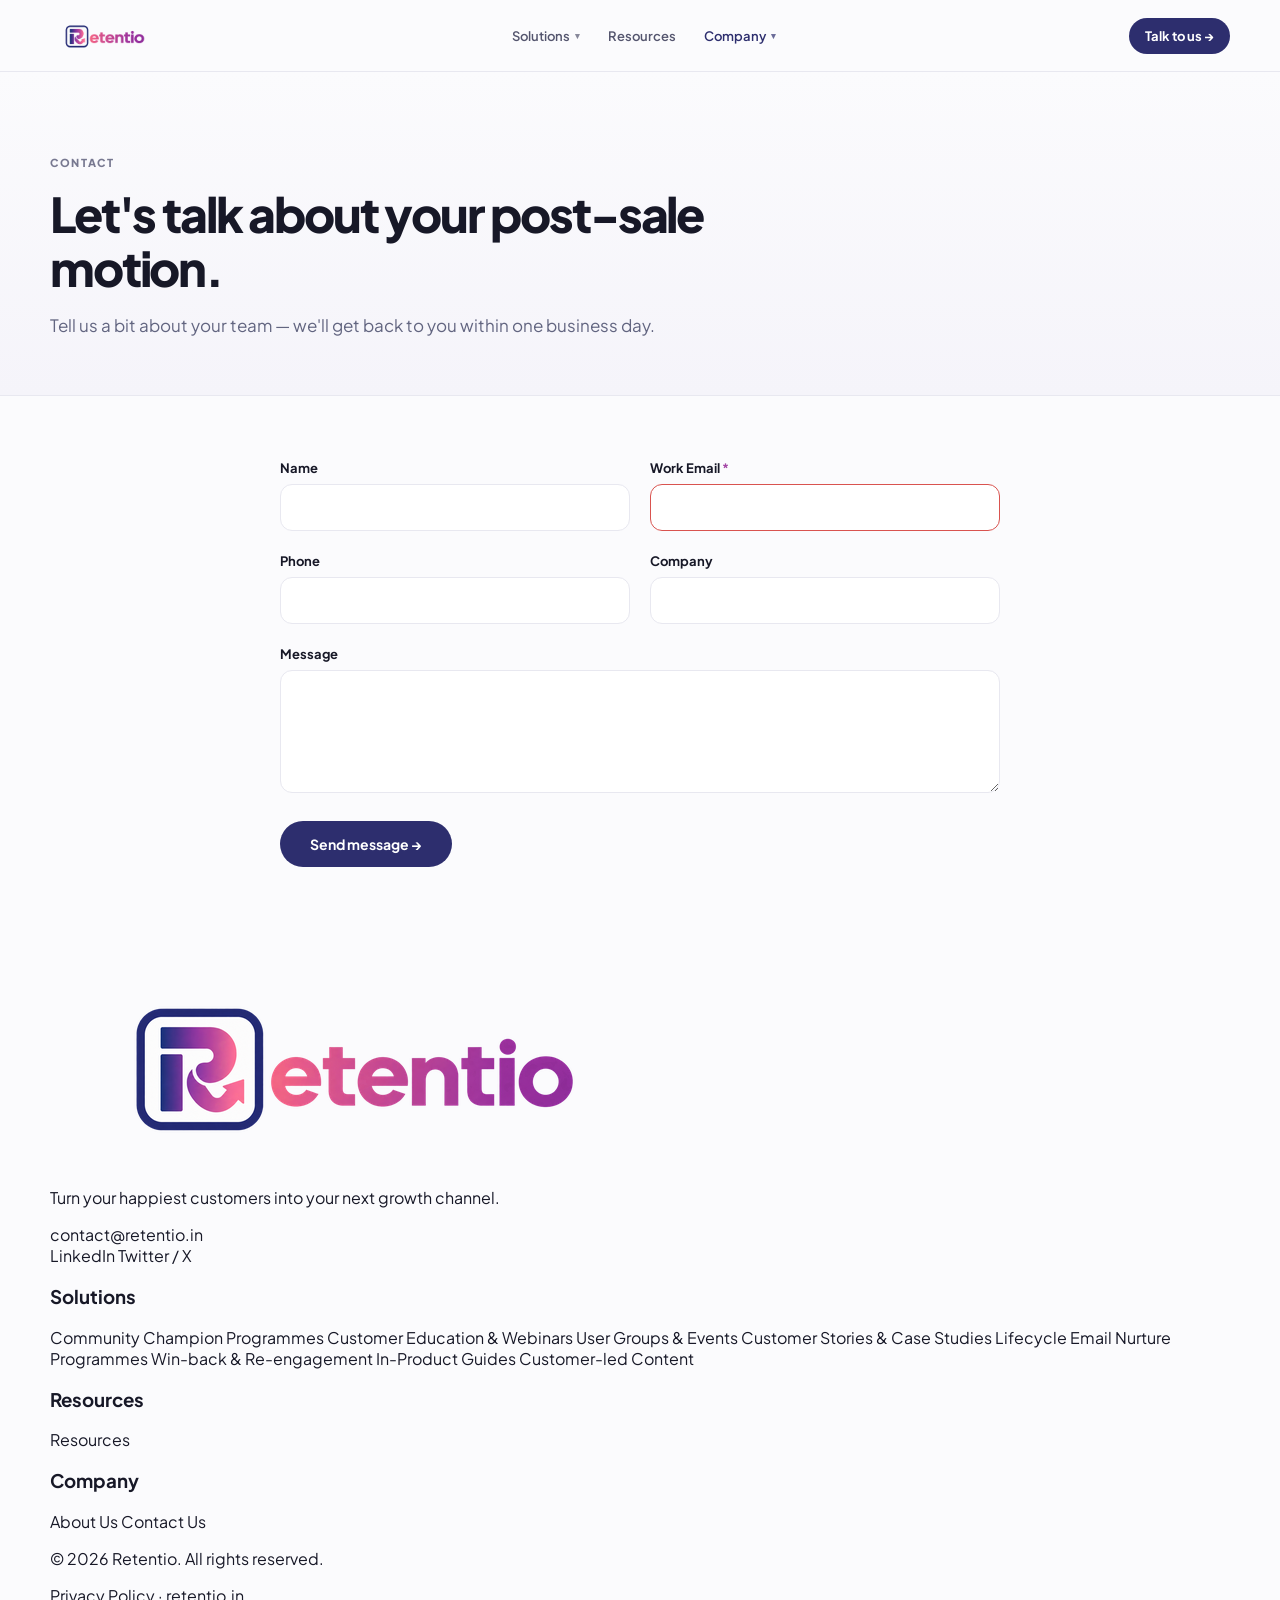
<file: contact-temp.html>
<!DOCTYPE html>
<html lang="en">
<head>
  <meta charset="UTF-8">
  <meta name="viewport" content="width=device-width, initial-scale=1.0">
  <title>Retentio | Contact Us</title>
  <meta name="description" content="Talk to Retentio about your post-sale marketing motion — advocacy, community and lifecycle programmes for B2B SaaS.">
  <link rel="icon" type="image/png" href="assets/brand/retentio_logo_Square_400x400_transparent.png">
  <link rel="preconnect" href="https://fonts.googleapis.com">
  <link rel="preconnect" href="https://fonts.gstatic.com" crossorigin>
  <link href="https://fonts.googleapis.com/css2?family=Plus+Jakarta+Sans:ital,wght@0,400;0,500;0,600;0,700;0,800;1,700;1,800&display=swap" rel="stylesheet">
  <link rel="stylesheet" href="css/global.css">
  <link rel="stylesheet" href="css/contact.css">
</head>
<body class="page-contact">

<nav class="nav" aria-label="Primary">
  <div class="container nav-inner">
    <a class="brand about-brand" href="index.html">
      <img src="assets/brand/retentio_logo_horizontal_600x200_transparent.png" alt="Retentio">
    </a>
    <div class="nav-links">
      <div class="nav-dropdown">
        <a href="solutions.html" class="nav-dropdown-toggle">Solutions <span class="nav-caret" aria-hidden="true">▾</span></a>
        <div class="nav-dropdown-menu">
          <a href="solutions.html#community">Community</a>
          <a href="solutions.html#champion-programmes">Champion Programmes</a>
          <a href="solutions.html#customer-led-content">Customer-led Content</a>
          <a href="solutions.html#customer-education">Customer Education & Webinars</a>
          <a href="solutions.html#user-groups-events">User Groups & Events</a>
          <a href="solutions.html#customer-stories">Customer Stories & Case Studies</a>
          <a href="solutions.html#lifecycle-email">Lifecycle Email Nurture Programmes</a>
          <a href="solutions.html#win-back">Win-back & Re-engagement</a>
          <a href="solutions.html#in-product-guides">In-Product Guides</a>
        </div>
      </div>
      <a href="resources.html">Resources</a>
      <div class="nav-dropdown">
        <a href="about.html" class="nav-dropdown-toggle is-current" aria-current="page">Company <span class="nav-caret" aria-hidden="true">▾</span></a>
        <div class="nav-dropdown-menu nav-dropdown-menu-compact">
          <a href="about.html">About Us</a>
          <a href="contact.html" class="is-current" aria-current="page">Contact Us</a>
        </div>
      </div>
    </div>
    <div class="nav-end">
      <a class="nav-cta" href="contact.html">Talk to us →</a>
      <button class="nav-mobile-toggle" onclick="toggleNav()" aria-label="Menu">
        <span></span><span></span><span></span>
      </button>
    </div>
  </div>
</nav>

<div class="nav-mobile" id="mobileNav">
  <div class="nav-mobile-item">
    <button type="button" class="nav-mobile-sub-toggle" aria-expanded="false">Solutions <span class="nav-caret" aria-hidden="true">▾</span></button>
    <div class="nav-mobile-sub">
      <a href="solutions.html#community">Community</a>
      <a href="solutions.html#champion-programmes">Champion Programmes</a>
      <a href="solutions.html#customer-led-content">Customer-led Content</a>
      <a href="solutions.html#customer-education">Customer Education & Webinars</a>
      <a href="solutions.html#user-groups-events">User Groups & Events</a>
      <a href="solutions.html#customer-stories">Customer Stories & Case Studies</a>
      <a href="solutions.html#lifecycle-email">Lifecycle Email Nurture Programmes</a>
      <a href="solutions.html#win-back">Win-back & Re-engagement</a>
      <a href="solutions.html#in-product-guides">In-Product Guides</a>
    </div>
  </div>
  <a href="resources.html">Resources</a>
  <div class="nav-mobile-item open">
    <button type="button" class="nav-mobile-sub-toggle" aria-expanded="true">Company <span class="nav-caret" aria-hidden="true">▾</span></button>
    <div class="nav-mobile-sub">
      <a href="about.html">About Us</a>
      <a href="contact.html" aria-current="page">Contact Us</a>
    </div>
  </div>
  <a href="contact.html" class="nav-cta">Talk to us →</a>
</div>

<main>
  <header class="contact-hero">
    <div class="container">
      <p class="contact-eyebrow">CONTACT</p>
      <h1 class="contact-heading">Let's talk about your post-sale motion.</h1>
      <p class="contact-support">Tell us a bit about your team — we'll get back to you within one business day.</p>
    </div>
  </header>

  <section class="contact-form-section">
    <div class="container contact-form-wrap">
      <form id="contact-form" class="contact-form" novalidate>

        <!-- Honeypot field — hidden from real users, catches basic bots -->
        <div class="contact-hp" aria-hidden="true">
          <label for="company_website">Company Website</label>
          <input type="text" id="company_website" name="company_website" tabindex="-1" autocomplete="off">
        </div>

        <div class="contact-field">
          <label for="name">Name</label>
          <input type="text" id="name" name="name" autocomplete="name">
        </div>

        <div class="contact-field">
          <label for="work_email">Work Email <span class="contact-required">*</span></label>
          <input type="email" id="work_email" name="work_email" required autocomplete="email">
        </div>

        <div class="contact-field">
          <label for="phone">Phone</label>
          <input type="tel" id="phone" name="phone" autocomplete="tel">
        </div>

        <div class="contact-field">
          <label for="company">Company</label>
          <input type="text" id="company" name="company" autocomplete="organization">
        </div>

        <div class="contact-field contact-field-full">
          <label for="message">Message</label>
          <textarea id="message" name="message" rows="5"></textarea>
        </div>

        <div class="contact-submit-row">
          <button type="submit" class="contact-submit">Send message →</button>
          <p class="contact-status" id="contact-status" role="status" aria-live="polite"></p>
        </div>

      </form>
    </div>
  </section>
</main>

<footer class="site-footer">
  <div class="container">
    <div class="footer-grid">
      <div>
        <div class="footer-logo">
          <img src="assets/brand/retentio_logo_horizontal_600x200_transparent.png" alt="Retentio" class="footer-logo-img">
        </div>
        <p class="footer-tagline">Turn your happiest customers into your next growth channel.</p>
        <a href="mailto:contact@retentio.in" class="footer-email">contact@retentio.in</a>
        <div class="footer-social">
          <a href="#">LinkedIn</a>
          <a href="#">Twitter / X</a>
        </div>
      </div>
      <div class="footer-col">
        <h3>Solutions</h3>
        <a href="solutions.html#community">Community</a>
        <a href="solutions.html#champion-programmes">Champion Programmes</a>
        <a href="solutions.html#customer-education">Customer Education &amp; Webinars</a>
        <a href="solutions.html#user-groups-events">User Groups &amp; Events</a>
        <a href="solutions.html#customer-stories">Customer Stories &amp; Case Studies</a>
        <a href="solutions.html#lifecycle-email">Lifecycle Email Nurture Programmes</a>
        <a href="solutions.html#win-back">Win-back &amp; Re-engagement</a>
        <a href="solutions.html#in-product-guides">In-Product Guides</a>
        <a href="solutions.html#customer-led-content">Customer-led Content</a>
      </div>
      <div class="footer-col">
        <h3>Resources</h3>
        <a href="resources.html">Resources</a>
      </div>
      <div class="footer-col">
        <h3>Company</h3>
        <a href="about.html">About Us</a>
        <a href="contact.html">Contact Us</a>
      </div>
    </div>
    <div class="footer-bottom">
      <p class="footer-copy">© 2026 Retentio. All rights reserved.</p>
      <p class="footer-copy">Privacy Policy · retentio.in</p>
    </div>
  </div>
</footer>

<script src="js/main.js"></script>
<script src="js/contact.js"></script>
</body>
</html>
</file>
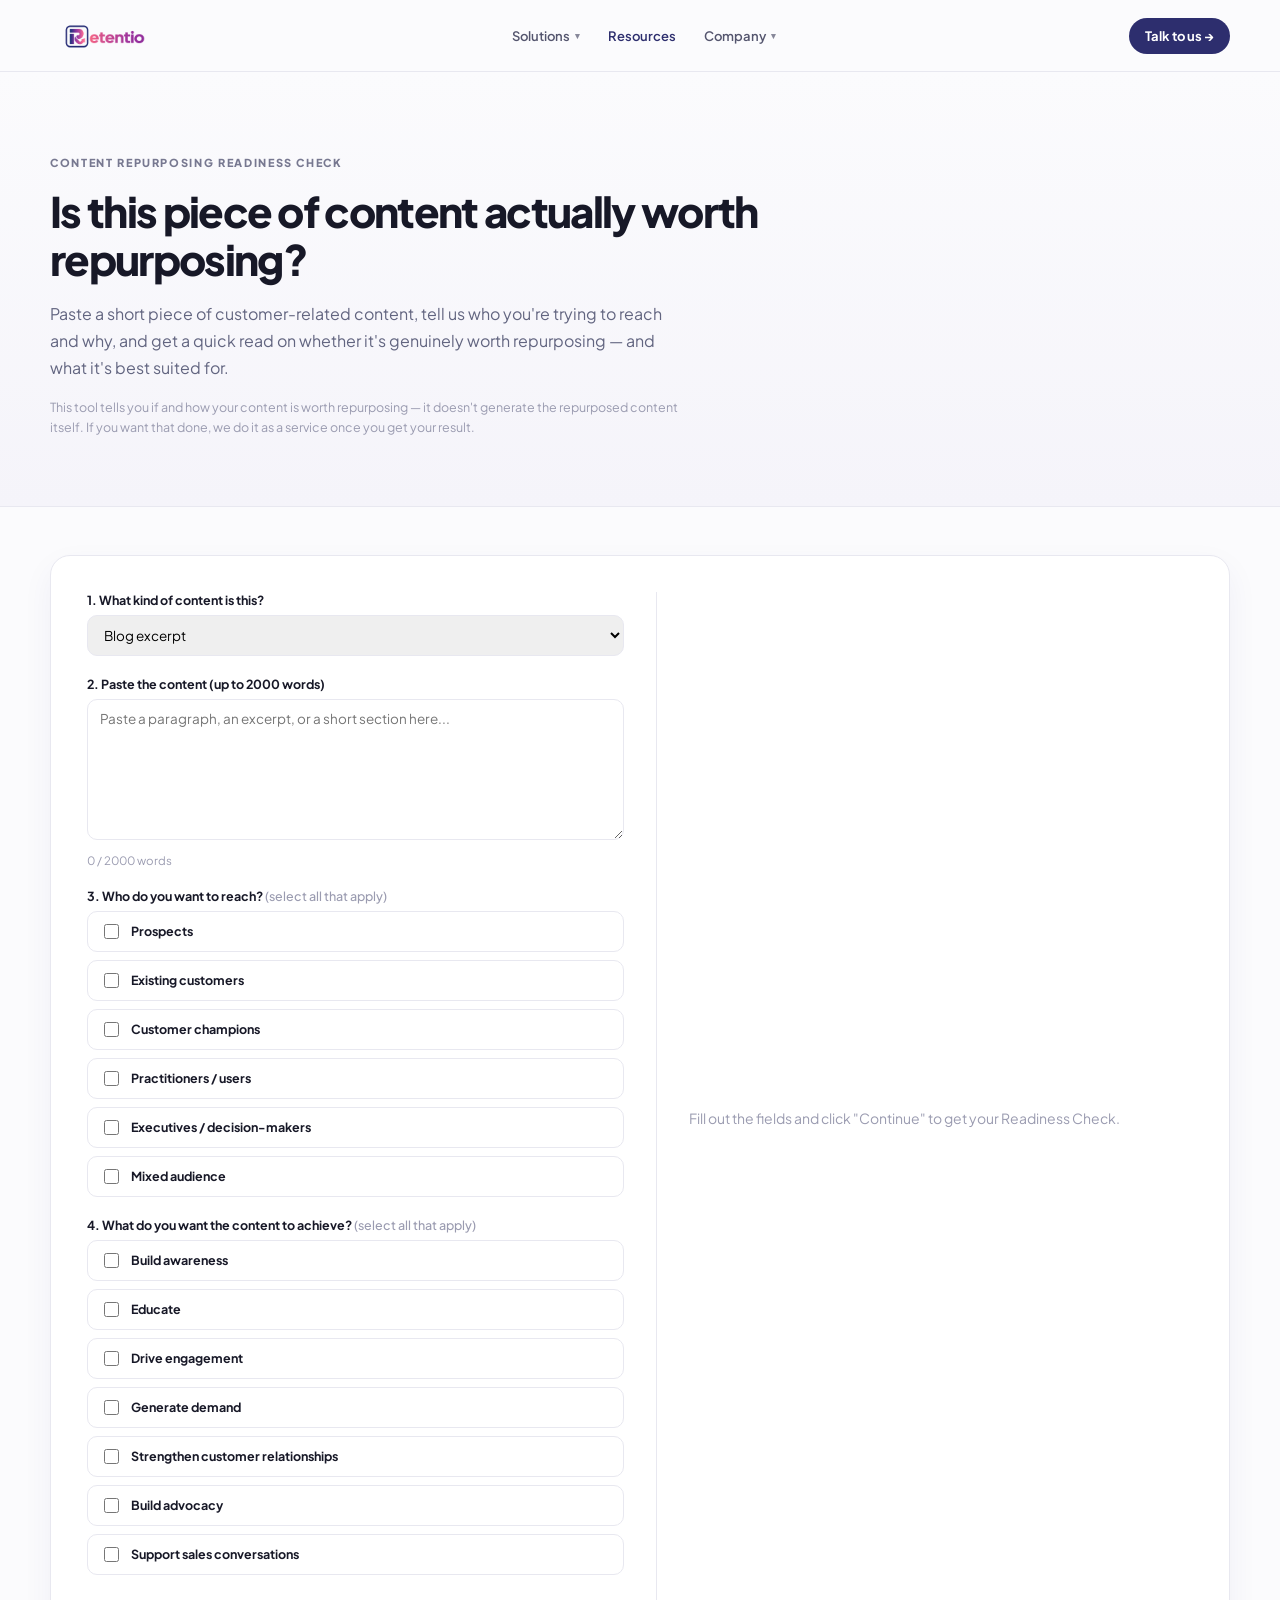
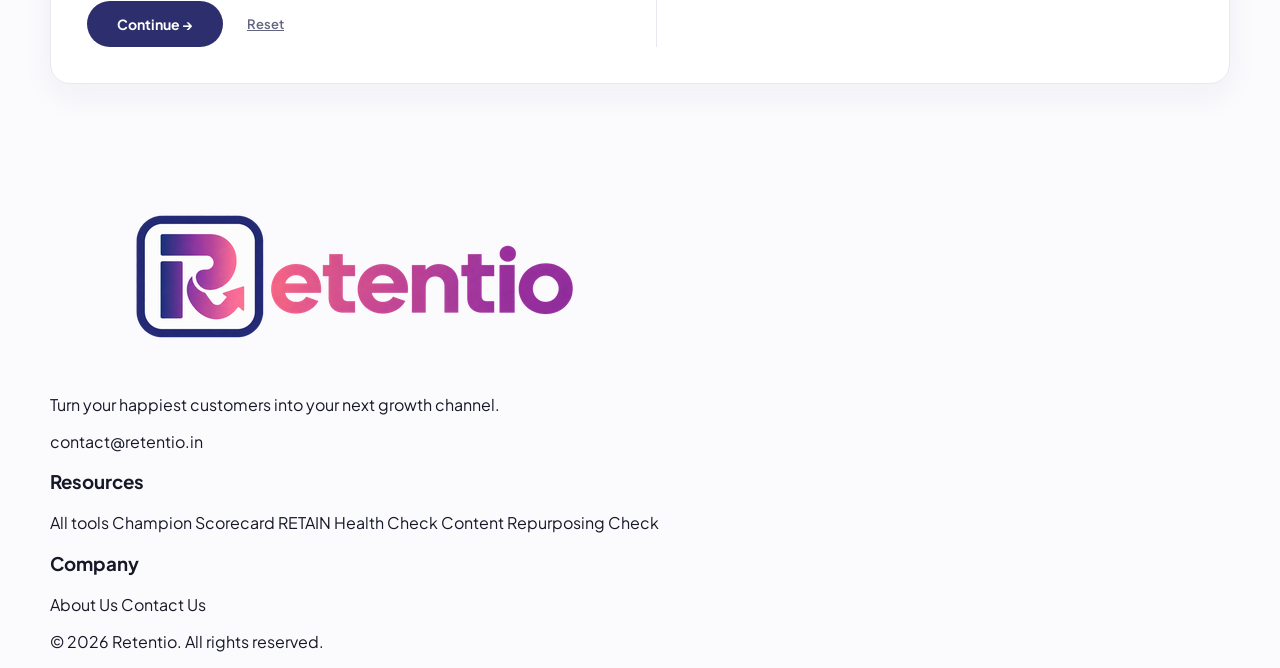
<file: content-repurposing.html>
<!DOCTYPE html>
<html lang="en">
<head>
  <meta charset="UTF-8">
  <meta name="viewport" content="width=device-width, initial-scale=1.0">
  <title>Retentio | Content Repurposing Readiness Check</title>
  <meta name="description" content="Find out if a piece of customer content is worth repurposing, and what it's best suited for.">
  <link rel="icon" type="image/png" href="assets/brand/retentio_logo_Square_400x400_transparent.png">
  <link rel="preconnect" href="https://fonts.googleapis.com">
  <link rel="preconnect" href="https://fonts.gstatic.com" crossorigin>
  <link href="https://fonts.googleapis.com/css2?family=Plus+Jakarta+Sans:ital,wght@0,400;0,500;0,600;0,700;0,800;1,700;1,800&display=swap" rel="stylesheet">
  <link rel="stylesheet" href="css/global.css">
  <link rel="stylesheet" href="css/tools-shared.css">
  <style>
    .word-count { display: flex; justify-content: space-between; margin-top: 6px; font-size: 11.5px; color: #9a9bb0; }
    .word-count.over { color: #d9534f; font-weight: 700; }
    .checks-grid { display: flex; flex-direction: column; gap: 8px; }
    .check-option { display: flex; align-items: center; gap: 9px; padding: 9px 12px; border: 1.5px solid var(--line); border-radius: 10px; cursor: pointer; font-size: 13px; font-weight: 600; color: var(--ink); transition: all 0.15s ease; }
    .check-option:hover { border-color: var(--navy); }
    .check-option input { accent-color: var(--navy); width: 15px; height: 15px; flex-shrink: 0; }
    .check-option.checked { border-color: var(--navy); background: #f5f5fb; }
    .tier-badge { display: inline-flex; align-self: flex-start; font-size: 11px; font-weight: 800; letter-spacing: 0.06em; text-transform: uppercase; padding: 6px 14px; border-radius: 999px; margin-bottom: 14px; }
    .tier-low { background: #fdeceb; color: #c0392b; }
    .tier-mid { background: #fff6e0; color: #9a7b12; }
    .tier-high { background: #e8f7ee; color: #1c8a4e; }
    .fit-formats { display: flex; gap: 8px; flex-wrap: wrap; margin: 14px 0; }
    .fit-tag { font-size: 11.5px; font-weight: 700; background: #f0eeff; color: var(--navy); padding: 6px 12px; border-radius: 999px; }
    .cta-block { margin-top: 24px; padding-top: 20px; border-top: 1px solid var(--line); }
    .cta-block p { margin: 0 0 12px; font-size: 13.5px; color: var(--muted); line-height: 1.6; }
  </style>
</head>
<body class="page-content-repurposing">

<nav class="nav" aria-label="Primary">
  <div class="container nav-inner">
    <a class="brand about-brand" href="index.html">
      <img src="assets/brand/retentio_logo_horizontal_600x200_transparent.png" alt="Retentio">
    </a>
    <div class="nav-links">
      <div class="nav-dropdown">
        <a href="solutions.html" class="nav-dropdown-toggle">Solutions <span class="nav-caret" aria-hidden="true">▾</span></a>
        <div class="nav-dropdown-menu">
          <a href="solutions.html#community">Community</a>
          <a href="solutions.html#champion-programmes">Champion Programmes</a>
          <a href="solutions.html#customer-led-content">Customer-led Content</a>
          <a href="solutions.html#customer-education">Customer Education & Webinars</a>
          <a href="solutions.html#user-groups-events">User Groups & Events</a>
          <a href="solutions.html#customer-stories">Customer Stories & Case Studies</a>
          <a href="solutions.html#lifecycle-email">Lifecycle Email Nurture Programmes</a>
          <a href="solutions.html#win-back">Win-back & Re-engagement</a>
          <a href="solutions.html#in-product-guides">In-Product Guides</a>
        </div>
      </div>
      <a href="resources.html" class="is-current" aria-current="page">Resources</a>
      <div class="nav-dropdown">
        <a href="about.html" class="nav-dropdown-toggle">Company <span class="nav-caret" aria-hidden="true">▾</span></a>
        <div class="nav-dropdown-menu nav-dropdown-menu-compact">
          <a href="about.html">About Us</a>
          <a href="contact.html">Contact Us</a>
        </div>
      </div>
    </div>
    <div class="nav-end">
      <a class="nav-cta" href="contact.html">Talk to us →</a>
    </div>
  </div>
</nav>

<main>
  <header class="tool-hero">
    <div class="container">
      <p class="tool-eyebrow">CONTENT REPURPOSING READINESS CHECK</p>
      <h1 class="tool-heading">Is this piece of content actually worth repurposing?</h1>
      <p class="tool-support">Paste a short piece of customer-related content, tell us who you're trying to reach and why, and get a quick read on whether it's genuinely worth repurposing — and what it's best suited for.</p>
      <p class="tool-repeat-note">This tool tells you if and how your content is worth repurposing — it doesn't generate the repurposed content itself. If you want that done, we do it as a service once you get your result.</p>
    </div>
  </header>

  <section class="tool-section">
    <div class="container">
      <div class="tool-panel">
        <form id="content-form" class="tool-form">

          <div class="tool-field tool-field-full">
            <label>1. What kind of content is this?</label>
            <select id="content-type">
              <option value="Blog excerpt">Blog excerpt</option>
              <option value="Customer call transcript">Customer call transcript</option>
              <option value="Webinar transcript">Webinar transcript</option>
              <option value="Case study draft">Case study draft</option>
              <option value="Other">Other</option>
            </select>
          </div>

          <div class="tool-field tool-field-full">
            <label>2. Paste the content (up to 2000 words)</label>
            <textarea id="content-text" rows="7" placeholder="Paste a paragraph, an excerpt, or a short section here..."></textarea>
            <div class="word-count" id="word-count">0 / 2000 words</div>
          </div>

          <div class="tool-field tool-field-full">
            <label>3. Who do you want to reach? <span style="font-weight:500;color:#9a9bb0">(select all that apply)</span></label>
            <div class="checks-grid" id="audience-checks">
              <label class="check-option"><input type="checkbox" value="Prospects">Prospects</label>
              <label class="check-option"><input type="checkbox" value="Existing customers">Existing customers</label>
              <label class="check-option"><input type="checkbox" value="Customer champions">Customer champions</label>
              <label class="check-option"><input type="checkbox" value="Practitioners / users">Practitioners / users</label>
              <label class="check-option"><input type="checkbox" value="Executives / decision-makers">Executives / decision-makers</label>
              <label class="check-option"><input type="checkbox" value="Mixed audience">Mixed audience</label>
            </div>
          </div>

          <div class="tool-field tool-field-full">
            <label>4. What do you want the content to achieve? <span style="font-weight:500;color:#9a9bb0">(select all that apply)</span></label>
            <div class="checks-grid" id="goal-checks">
              <label class="check-option"><input type="checkbox" value="Build awareness">Build awareness</label>
              <label class="check-option"><input type="checkbox" value="Educate">Educate</label>
              <label class="check-option"><input type="checkbox" value="Drive engagement">Drive engagement</label>
              <label class="check-option"><input type="checkbox" value="Generate demand">Generate demand</label>
              <label class="check-option"><input type="checkbox" value="Strengthen customer relationships">Strengthen customer relationships</label>
              <label class="check-option"><input type="checkbox" value="Build advocacy">Build advocacy</label>
              <label class="check-option"><input type="checkbox" value="Support sales conversations">Support sales conversations</label>
            </div>
          </div>

          <div class="tool-actions">
            <button type="submit" class="tool-submit">Continue →</button>
            <button type="button" class="tool-reset" id="tool-reset">Reset</button>
          </div>
        </form>

        <div class="tool-result-col" id="tool-result">
          <p class="tool-result-placeholder" id="tool-placeholder">Fill out the fields and click "Continue" to get your Readiness Check.</p>

          <form class="tool-leadgate" id="tool-leadgate" hidden>
            <p class="tool-leadgate-intro">Almost there — where should we send your Readiness Check?</p>
            <div class="tool-field"><label for="lead-email">Work email <span class="required">*</span></label><input type="email" id="lead-email" required></div>
            <div class="tool-field"><label for="lead-phone">Phone (optional)</label><input type="tel" id="lead-phone"></div>
            <button type="submit" class="tool-submit" id="send-otp-btn">Send verification code →</button>
            <p class="tool-status" id="lead-status"></p>
          </form>

          <form class="tool-leadgate" id="tool-otp-form" hidden>
            <p class="tool-leadgate-intro">Enter the 6-digit code we just emailed you</p>
            <div class="tool-field"><label for="otp-code">Verification code</label><input type="text" id="otp-code" inputmode="numeric" maxlength="6" autocomplete="one-time-code" required></div>
            <button type="submit" class="tool-submit">Verify & Get My Readiness Check →</button>
            <button type="button" class="tool-reset" id="resend-btn">Resend code</button>
            <p class="tool-status" id="otp-status"></p>
          </form>

          <form class="tool-leadgate" id="already-lead-form" hidden>
            <p class="tool-leadgate-intro" id="already-lead-message"></p>
            <a href="contact.html" class="tool-submit tool-talk-link">Talk to us →</a>
          </form>

          <div class="tool-final" id="tool-final" hidden></div>
        </div>
      </div>
    </div>
  </section>
</main>

<footer class="site-footer">
  <div class="container">
    <div class="footer-grid">
      <div>
        <div class="footer-logo">
          <img src="assets/brand/retentio_logo_horizontal_600x200_transparent.png" alt="Retentio" class="footer-logo-img">
        </div>
        <p class="footer-tagline">Turn your happiest customers into your next growth channel.</p>
        <a href="mailto:contact@retentio.in" class="footer-email">contact@retentio.in</a>
      </div>
      <div class="footer-col">
        <h3>Resources</h3>
        <a href="resources.html">All tools</a>
        <a href="champion-scorecard.html">Champion Scorecard</a>
        <a href="retain-health-check.html">RETAIN Health Check</a>
        <a href="content-repurposing.html">Content Repurposing Check</a>
      </div>
      <div class="footer-col">
        <h3>Company</h3>
        <a href="about.html">About Us</a>
        <a href="contact.html">Contact Us</a>
      </div>
    </div>
    <div class="footer-bottom">
      <p class="footer-copy">© 2026 Retentio. All rights reserved.</p>
    </div>
  </div>
</footer>

<script src="js/main.js"></script>
<script src="js/content-repurposing.js"></script>
</body>
</html>
</file>
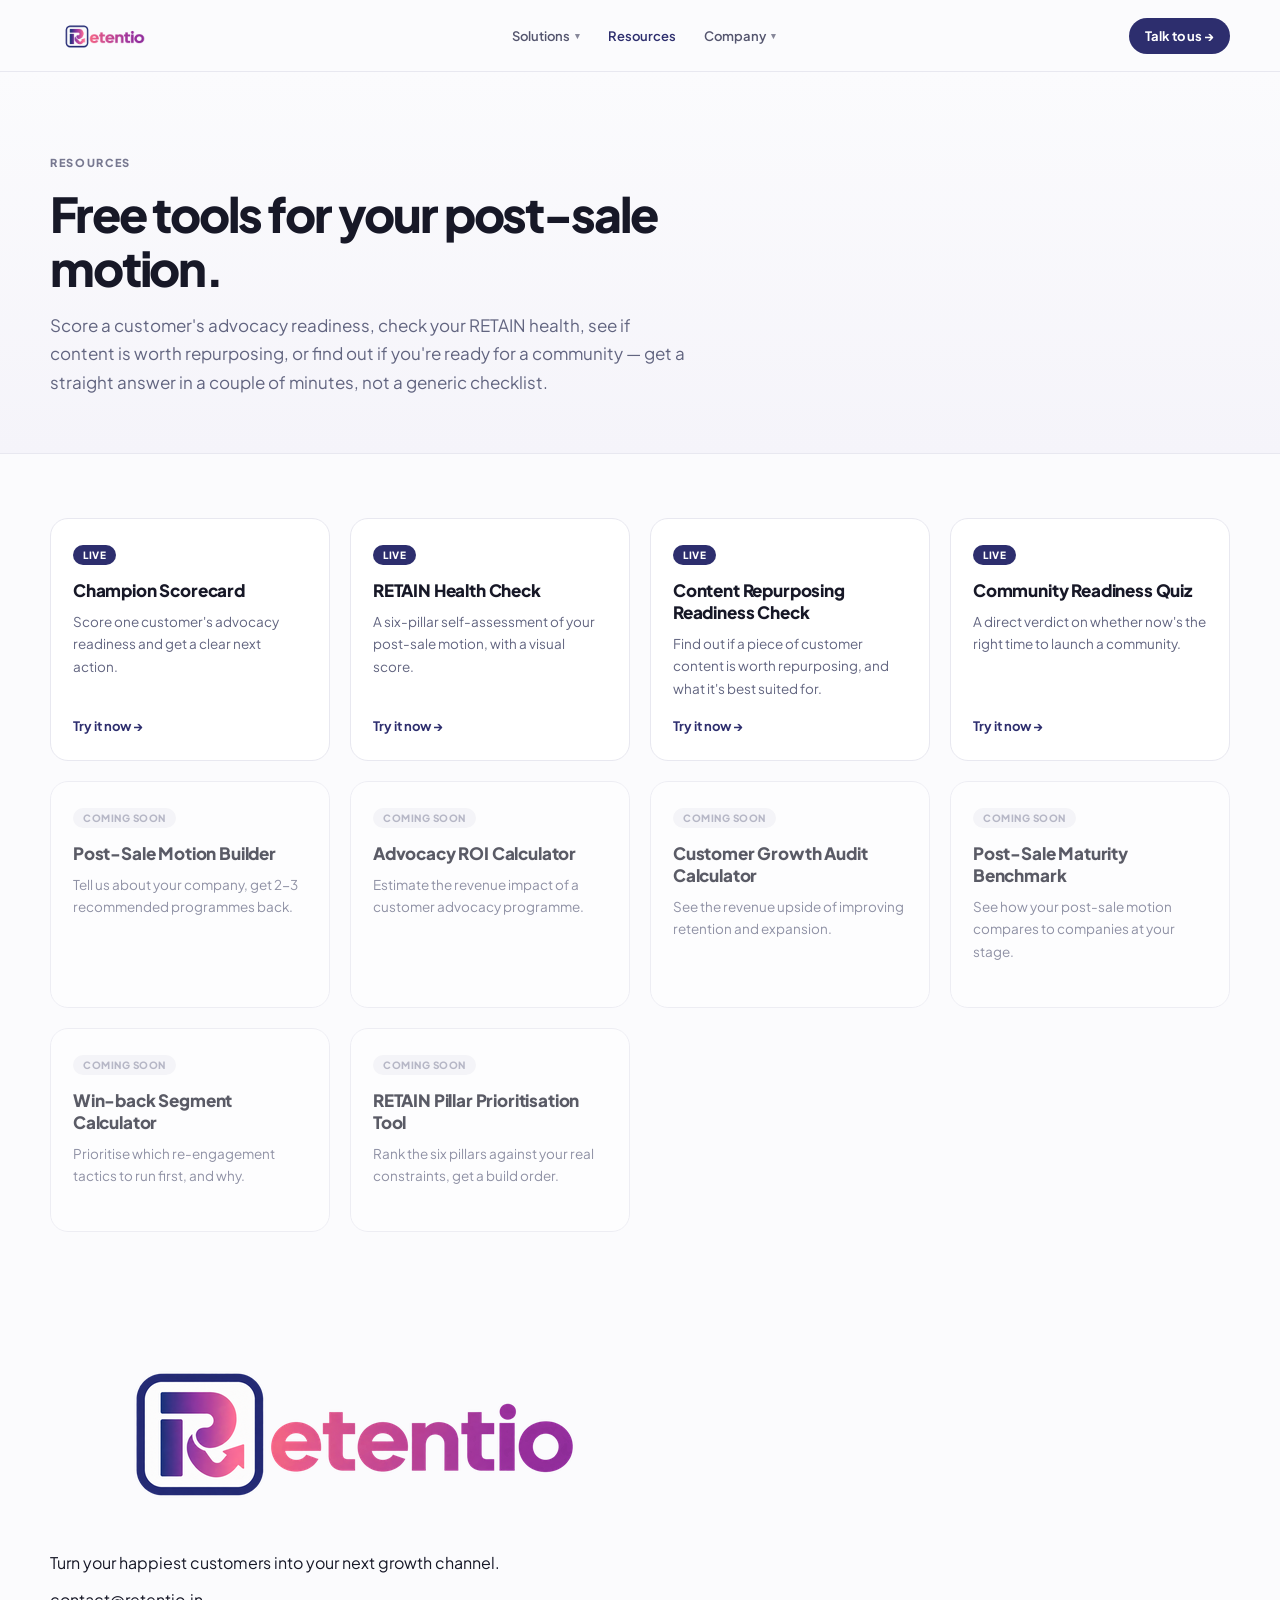
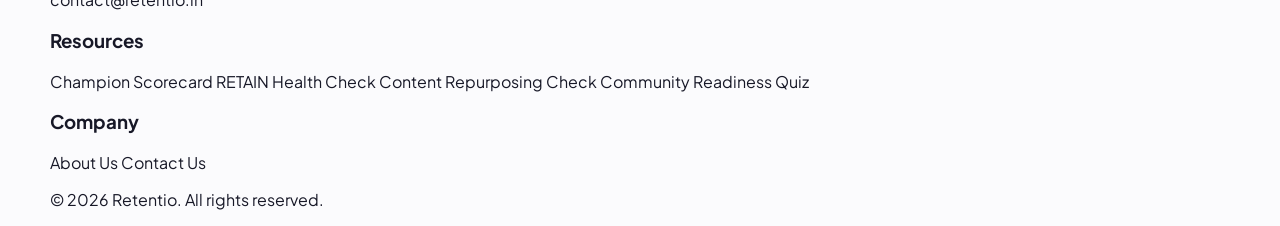
<file: resources.html>
<!DOCTYPE html>
<html lang="en">
<head>
  <meta charset="UTF-8">
  <meta name="viewport" content="width=device-width, initial-scale=1.0">
  <title>Retentio | Resources</title>
  <meta name="description" content="Free interactive tools for post-sale marketing — score, diagnose, and plan your customer growth motion.">
  <link rel="icon" type="image/png" href="assets/brand/retentio_logo_Square_400x400_transparent.png">
  <link rel="preconnect" href="https://fonts.googleapis.com">
  <link rel="preconnect" href="https://fonts.gstatic.com" crossorigin>
  <link href="https://fonts.googleapis.com/css2?family=Plus+Jakarta+Sans:ital,wght@0,400;0,500;0,600;0,700;0,800;1,700;1,800&display=swap" rel="stylesheet">
  <link rel="stylesheet" href="css/global.css">
  <link rel="stylesheet" href="css/resources.css">
</head>
<body class="page-resources">

<nav class="nav" aria-label="Primary">
  <div class="container nav-inner">
    <a class="brand about-brand" href="index.html">
      <img src="assets/brand/retentio_logo_horizontal_600x200_transparent.png" alt="Retentio">
    </a>
    <div class="nav-links">
      <div class="nav-dropdown">
        <a href="solutions.html" class="nav-dropdown-toggle">Solutions <span class="nav-caret" aria-hidden="true">▾</span></a>
        <div class="nav-dropdown-menu">
          <a href="solutions.html#community">Community</a>
          <a href="solutions.html#champion-programmes">Champion Programmes</a>
          <a href="solutions.html#customer-led-content">Customer-led Content</a>
          <a href="solutions.html#customer-education">Customer Education & Webinars</a>
          <a href="solutions.html#user-groups-events">User Groups & Events</a>
          <a href="solutions.html#customer-stories">Customer Stories & Case Studies</a>
          <a href="solutions.html#lifecycle-email">Lifecycle Email Nurture Programmes</a>
          <a href="solutions.html#win-back">Win-back & Re-engagement</a>
          <a href="solutions.html#in-product-guides">In-Product Guides</a>
        </div>
      </div>
      <a href="resources.html" class="is-current" aria-current="page">Resources</a>
      <div class="nav-dropdown">
        <a href="about.html" class="nav-dropdown-toggle">Company <span class="nav-caret" aria-hidden="true">▾</span></a>
        <div class="nav-dropdown-menu nav-dropdown-menu-compact">
          <a href="about.html">About Us</a>
          <a href="contact.html">Contact Us</a>
        </div>
      </div>
    </div>
    <div class="nav-end">
      <a class="nav-cta" href="contact.html">Talk to us →</a>
    </div>
  </div>
</nav>

<main>
  <header class="resources-hero">
    <div class="container">
      <p class="resources-eyebrow">RESOURCES</p>
      <h1 class="resources-heading">Free tools for your post-sale motion.</h1>
      <p class="resources-support">Score a customer's advocacy readiness, check your RETAIN health, see if content is worth repurposing, or find out if you're ready for a community — get a straight answer in a couple of minutes, not a generic checklist.</p>
    </div>
  </header>

  <section class="tools-grid-section">
    <div class="container">
      <div class="tools-grid">

        <a href="champion-scorecard.html" class="tool-card tool-card-live">
          <span class="tool-card-status tool-card-status-live">Live</span>
          <h2 class="tool-card-title">Champion Scorecard</h2>
          <p class="tool-card-body">Score one customer's advocacy readiness and get a clear next action.</p>
          <span class="tool-card-link">Try it now →</span>
        </a>

        <a href="retain-health-check.html" class="tool-card tool-card-live">
          <span class="tool-card-status tool-card-status-live">Live</span>
          <h2 class="tool-card-title">RETAIN Health Check</h2>
          <p class="tool-card-body">A six-pillar self-assessment of your post-sale motion, with a visual score.</p>
          <span class="tool-card-link">Try it now →</span>
        </a>

        <a href="content-repurposing.html" class="tool-card tool-card-live">
          <span class="tool-card-status tool-card-status-live">Live</span>
          <h2 class="tool-card-title">Content Repurposing Readiness Check</h2>
          <p class="tool-card-body">Find out if a piece of customer content is worth repurposing, and what it's best suited for.</p>
          <span class="tool-card-link">Try it now →</span>
        </a>

        <a href="community-readiness.html" class="tool-card tool-card-live">
          <span class="tool-card-status tool-card-status-live">Live</span>
          <h2 class="tool-card-title">Community Readiness Quiz</h2>
          <p class="tool-card-body">A direct verdict on whether now's the right time to launch a community.</p>
          <span class="tool-card-link">Try it now →</span>
        </a>

        <div class="tool-card tool-card-soon">
          <span class="tool-card-status">Coming soon</span>
          <h2 class="tool-card-title">Post-Sale Motion Builder</h2>
          <p class="tool-card-body">Tell us about your company, get 2-3 recommended programmes back.</p>
        </div>

        <div class="tool-card tool-card-soon">
          <span class="tool-card-status">Coming soon</span>
          <h2 class="tool-card-title">Advocacy ROI Calculator</h2>
          <p class="tool-card-body">Estimate the revenue impact of a customer advocacy programme.</p>
        </div>

        <div class="tool-card tool-card-soon">
          <span class="tool-card-status">Coming soon</span>
          <h2 class="tool-card-title">Customer Growth Audit Calculator</h2>
          <p class="tool-card-body">See the revenue upside of improving retention and expansion.</p>
        </div>

        <div class="tool-card tool-card-soon">
          <span class="tool-card-status">Coming soon</span>
          <h2 class="tool-card-title">Post-Sale Maturity Benchmark</h2>
          <p class="tool-card-body">See how your post-sale motion compares to companies at your stage.</p>
        </div>

        <div class="tool-card tool-card-soon">
          <span class="tool-card-status">Coming soon</span>
          <h2 class="tool-card-title">Win-back Segment Calculator</h2>
          <p class="tool-card-body">Prioritise which re-engagement tactics to run first, and why.</p>
        </div>

        <div class="tool-card tool-card-soon">
          <span class="tool-card-status">Coming soon</span>
          <h2 class="tool-card-title">RETAIN Pillar Prioritisation Tool</h2>
          <p class="tool-card-body">Rank the six pillars against your real constraints, get a build order.</p>
        </div>

      </div>
    </div>
  </section>
</main>

<footer class="site-footer">
  <div class="container">
    <div class="footer-grid">
      <div>
        <div class="footer-logo">
          <img src="assets/brand/retentio_logo_horizontal_600x200_transparent.png" alt="Retentio" class="footer-logo-img">
        </div>
        <p class="footer-tagline">Turn your happiest customers into your next growth channel.</p>
        <a href="mailto:contact@retentio.in" class="footer-email">contact@retentio.in</a>
      </div>
      <div class="footer-col">
        <h3>Resources</h3>
        <a href="champion-scorecard.html">Champion Scorecard</a>
        <a href="retain-health-check.html">RETAIN Health Check</a>
        <a href="content-repurposing.html">Content Repurposing Check</a>
        <a href="community-readiness.html">Community Readiness Quiz</a>
      </div>
      <div class="footer-col">
        <h3>Company</h3>
        <a href="about.html">About Us</a>
        <a href="contact.html">Contact Us</a>
      </div>
    </div>
    <div class="footer-bottom">
      <p class="footer-copy">© 2026 Retentio. All rights reserved.</p>
    </div>
  </div>
</footer>

<script src="js/main.js"></script>
</body>
</html>
</file>
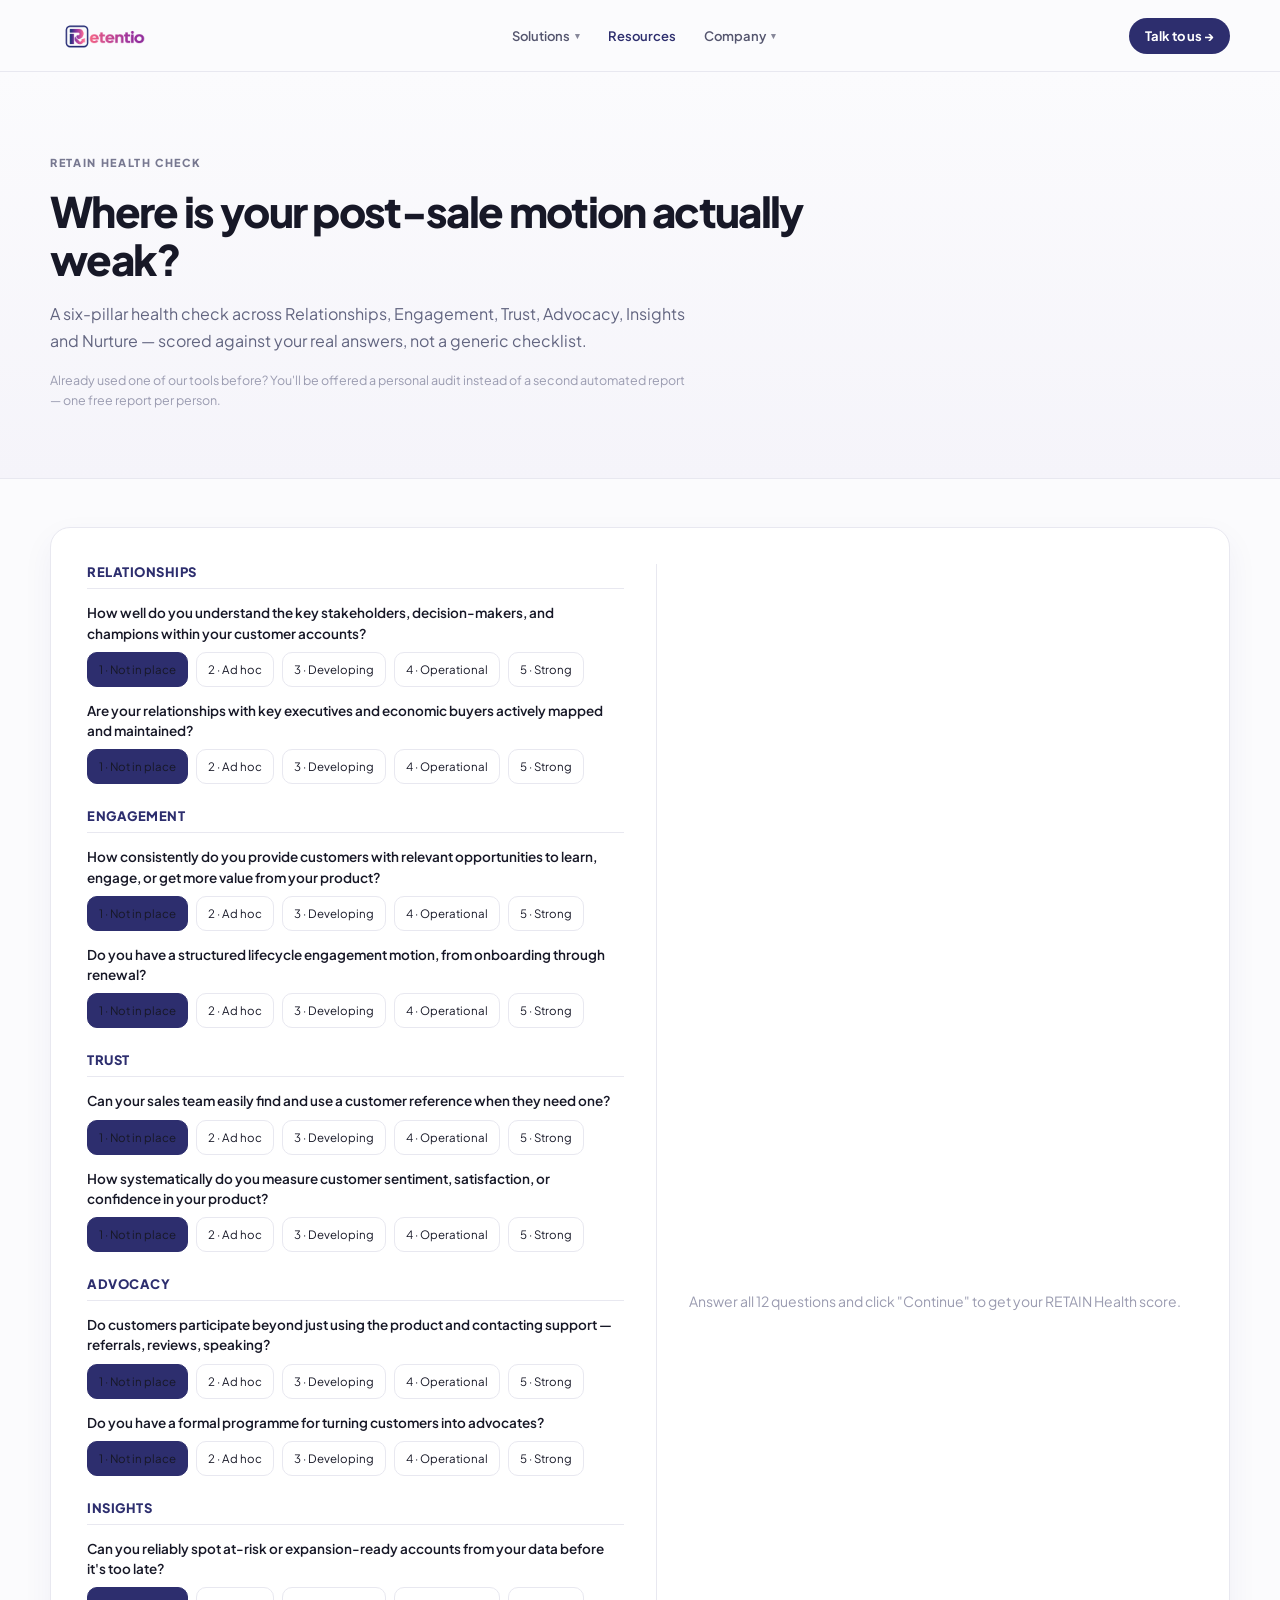
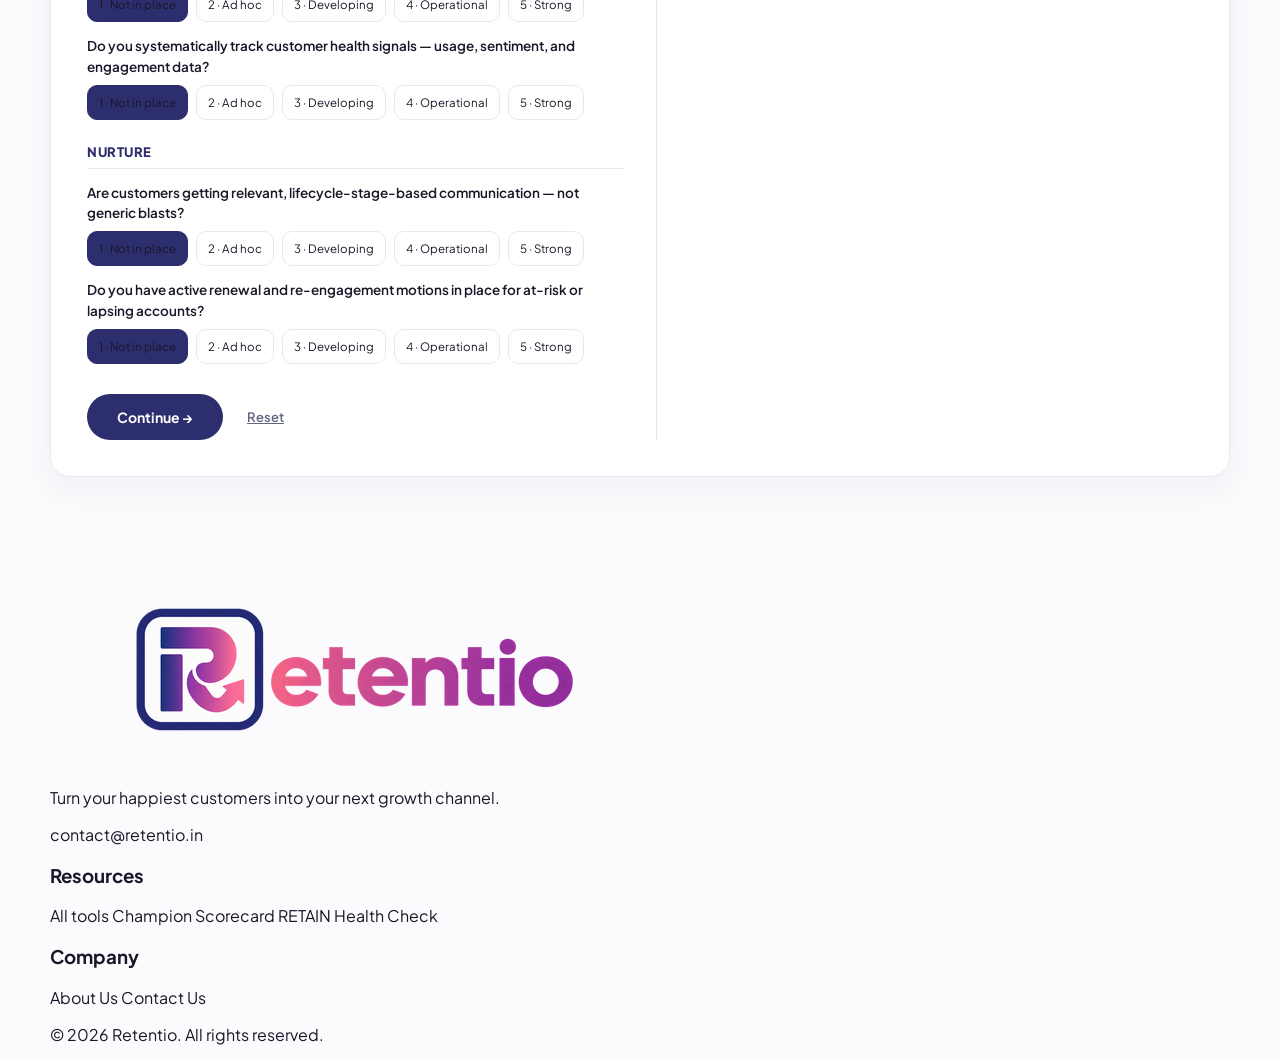
<file: retain-health-check.html>
<!DOCTYPE html>
<html lang="en">
<head>
  <meta charset="UTF-8">
  <meta name="viewport" content="width=device-width, initial-scale=1.0">
  <title>Retentio | RETAIN Health Check</title>
  <meta name="description" content="A six-pillar health check across Relationships, Engagement, Trust, Advocacy, Insights and Nurture.">
  <link rel="icon" type="image/png" href="assets/brand/retentio_logo_Square_400x400_transparent.png">
  <link rel="preconnect" href="https://fonts.googleapis.com">
  <link rel="preconnect" href="https://fonts.gstatic.com" crossorigin>
  <link href="https://fonts.googleapis.com/css2?family=Plus+Jakarta+Sans:ital,wght@0,400;0,500;0,600;0,700;0,800;1,700;1,800&display=swap" rel="stylesheet">
  <link rel="stylesheet" href="css/global.css">
  <link rel="stylesheet" href="css/tools-shared.css">
  <style>
    .pillar-block { grid-column: 1 / -1; display: flex; flex-direction: column; gap: 14px; margin-bottom: 4px; }
    .pillar-title { font-size: 13px; font-weight: 800; letter-spacing: 0.04em; text-transform: uppercase; color: var(--navy); border-bottom: 1px solid var(--line); padding-bottom: 8px; }
    .pillar-q { display: flex; flex-direction: column; gap: 8px; }
    .pillar-q label.q-label { font-size: 13.5px; font-weight: 600; color: var(--ink); line-height: 1.5; }
    .scale-tile-visual { min-width: 64px; text-align: center; font-size: 11.5px; padding: 9px 11px; }
    .overall-score { font-size: 44px; font-weight: 800; color: var(--navy); line-height: 1; }
    .overall-label { font-size: 12px; font-weight: 700; color: #9a9bb0; text-transform: uppercase; letter-spacing: 0.05em; margin-bottom: 6px; }
    .pillar-bars { display: flex; flex-direction: column; gap: 8px; margin: 20px 0; }
    .pillar-bar-row { display: flex; align-items: center; gap: 10px; }
    .pillar-bar-name { font-size: 11.5px; font-weight: 700; color: var(--ink); width: 90px; flex-shrink: 0; }
    .pillar-bar-track { flex: 1; height: 8px; background: #f0eeff; border-radius: 99px; overflow: hidden; }
    .pillar-bar-fill { height: 100%; background: var(--navy); border-radius: 99px; }
    .pillar-bar-val { font-size: 11px; font-weight: 700; color: var(--muted); width: 32px; text-align: right; }
    .ws-callout { display: flex; gap: 10px; margin: 16px 0; flex-wrap: wrap; }
    .ws-tag { font-size: 11px; font-weight: 800; padding: 5px 11px; border-radius: 999px; }
    .ws-weak { background: #fdeceb; color: #c0392b; }
    .ws-strong { background: #e8f7ee; color: #1c8a4e; }
  </style>
</head>
<body class="page-retain-health-check">

<nav class="nav" aria-label="Primary">
  <div class="container nav-inner">
    <a class="brand about-brand" href="index.html">
      <img src="assets/brand/retentio_logo_horizontal_600x200_transparent.png" alt="Retentio">
    </a>
    <div class="nav-links">
      <div class="nav-dropdown">
        <a href="solutions.html" class="nav-dropdown-toggle">Solutions <span class="nav-caret" aria-hidden="true">▾</span></a>
        <div class="nav-dropdown-menu">
          <a href="solutions.html#community">Community</a>
          <a href="solutions.html#champion-programmes">Champion Programmes</a>
          <a href="solutions.html#customer-led-content">Customer-led Content</a>
          <a href="solutions.html#customer-education">Customer Education & Webinars</a>
          <a href="solutions.html#user-groups-events">User Groups & Events</a>
          <a href="solutions.html#customer-stories">Customer Stories & Case Studies</a>
          <a href="solutions.html#lifecycle-email">Lifecycle Email Nurture Programmes</a>
          <a href="solutions.html#win-back">Win-back & Re-engagement</a>
          <a href="solutions.html#in-product-guides">In-Product Guides</a>
        </div>
      </div>
      <a href="resources.html" class="is-current" aria-current="page">Resources</a>
      <div class="nav-dropdown">
        <a href="about.html" class="nav-dropdown-toggle">Company <span class="nav-caret" aria-hidden="true">▾</span></a>
        <div class="nav-dropdown-menu nav-dropdown-menu-compact">
          <a href="about.html">About Us</a>
          <a href="contact.html">Contact Us</a>
        </div>
      </div>
    </div>
    <div class="nav-end">
      <a class="nav-cta" href="contact.html">Talk to us →</a>
    </div>
  </div>
</nav>

<main>
  <header class="tool-hero">
    <div class="container">
      <p class="tool-eyebrow">RETAIN HEALTH CHECK</p>
      <h1 class="tool-heading">Where is your post-sale motion actually weak?</h1>
      <p class="tool-support">A six-pillar health check across Relationships, Engagement, Trust, Advocacy, Insights and Nurture — scored against your real answers, not a generic checklist.</p>
      <p class="tool-repeat-note">Already used one of our tools before? You'll be offered a personal audit instead of a second automated report — one free report per person.</p>
    </div>
  </header>

  <section class="tool-section">
    <div class="container">
      <div class="tool-panel">
        <form id="retain-form" class="tool-form">

          <div class="pillar-block">
            <div class="pillar-title">Relationships</div>
            <div class="pillar-q">
              <label class="q-label">How well do you understand the key stakeholders, decision-makers, and champions within your customer accounts?</label>
              <div class="tool-tiles" data-q="r1">
                <label class="tile-option"><input type="radio" name="r1" value="1" checked><span class="tile-visual scale-tile-visual">1 · Not in place</span></label>
                <label class="tile-option"><input type="radio" name="r1" value="2"><span class="tile-visual scale-tile-visual">2 · Ad hoc</span></label>
                <label class="tile-option"><input type="radio" name="r1" value="3"><span class="tile-visual scale-tile-visual">3 · Developing</span></label>
                <label class="tile-option"><input type="radio" name="r1" value="4"><span class="tile-visual scale-tile-visual">4 · Operational</span></label>
                <label class="tile-option"><input type="radio" name="r1" value="5"><span class="tile-visual scale-tile-visual">5 · Strong</span></label>
              </div>
            </div>
            <div class="pillar-q">
              <label class="q-label">Are your relationships with key executives and economic buyers actively mapped and maintained?</label>
              <div class="tool-tiles" data-q="r2">
                <label class="tile-option"><input type="radio" name="r2" value="1" checked><span class="tile-visual scale-tile-visual">1 · Not in place</span></label>
                <label class="tile-option"><input type="radio" name="r2" value="2"><span class="tile-visual scale-tile-visual">2 · Ad hoc</span></label>
                <label class="tile-option"><input type="radio" name="r2" value="3"><span class="tile-visual scale-tile-visual">3 · Developing</span></label>
                <label class="tile-option"><input type="radio" name="r2" value="4"><span class="tile-visual scale-tile-visual">4 · Operational</span></label>
                <label class="tile-option"><input type="radio" name="r2" value="5"><span class="tile-visual scale-tile-visual">5 · Strong</span></label>
              </div>
            </div>
          </div>

          <div class="pillar-block">
            <div class="pillar-title">Engagement</div>
            <div class="pillar-q">
              <label class="q-label">How consistently do you provide customers with relevant opportunities to learn, engage, or get more value from your product?</label>
              <div class="tool-tiles" data-q="e1">
                <label class="tile-option"><input type="radio" name="e1" value="1" checked><span class="tile-visual scale-tile-visual">1 · Not in place</span></label>
                <label class="tile-option"><input type="radio" name="e1" value="2"><span class="tile-visual scale-tile-visual">2 · Ad hoc</span></label>
                <label class="tile-option"><input type="radio" name="e1" value="3"><span class="tile-visual scale-tile-visual">3 · Developing</span></label>
                <label class="tile-option"><input type="radio" name="e1" value="4"><span class="tile-visual scale-tile-visual">4 · Operational</span></label>
                <label class="tile-option"><input type="radio" name="e1" value="5"><span class="tile-visual scale-tile-visual">5 · Strong</span></label>
              </div>
            </div>
            <div class="pillar-q">
              <label class="q-label">Do you have a structured lifecycle engagement motion, from onboarding through renewal?</label>
              <div class="tool-tiles" data-q="e2">
                <label class="tile-option"><input type="radio" name="e2" value="1" checked><span class="tile-visual scale-tile-visual">1 · Not in place</span></label>
                <label class="tile-option"><input type="radio" name="e2" value="2"><span class="tile-visual scale-tile-visual">2 · Ad hoc</span></label>
                <label class="tile-option"><input type="radio" name="e2" value="3"><span class="tile-visual scale-tile-visual">3 · Developing</span></label>
                <label class="tile-option"><input type="radio" name="e2" value="4"><span class="tile-visual scale-tile-visual">4 · Operational</span></label>
                <label class="tile-option"><input type="radio" name="e2" value="5"><span class="tile-visual scale-tile-visual">5 · Strong</span></label>
              </div>
            </div>
          </div>

          <div class="pillar-block">
            <div class="pillar-title">Trust</div>
            <div class="pillar-q">
              <label class="q-label">Can your sales team easily find and use a customer reference when they need one?</label>
              <div class="tool-tiles" data-q="t1">
                <label class="tile-option"><input type="radio" name="t1" value="1" checked><span class="tile-visual scale-tile-visual">1 · Not in place</span></label>
                <label class="tile-option"><input type="radio" name="t1" value="2"><span class="tile-visual scale-tile-visual">2 · Ad hoc</span></label>
                <label class="tile-option"><input type="radio" name="t1" value="3"><span class="tile-visual scale-tile-visual">3 · Developing</span></label>
                <label class="tile-option"><input type="radio" name="t1" value="4"><span class="tile-visual scale-tile-visual">4 · Operational</span></label>
                <label class="tile-option"><input type="radio" name="t1" value="5"><span class="tile-visual scale-tile-visual">5 · Strong</span></label>
              </div>
            </div>
            <div class="pillar-q">
              <label class="q-label">How systematically do you measure customer sentiment, satisfaction, or confidence in your product?</label>
              <div class="tool-tiles" data-q="t2">
                <label class="tile-option"><input type="radio" name="t2" value="1" checked><span class="tile-visual scale-tile-visual">1 · Not in place</span></label>
                <label class="tile-option"><input type="radio" name="t2" value="2"><span class="tile-visual scale-tile-visual">2 · Ad hoc</span></label>
                <label class="tile-option"><input type="radio" name="t2" value="3"><span class="tile-visual scale-tile-visual">3 · Developing</span></label>
                <label class="tile-option"><input type="radio" name="t2" value="4"><span class="tile-visual scale-tile-visual">4 · Operational</span></label>
                <label class="tile-option"><input type="radio" name="t2" value="5"><span class="tile-visual scale-tile-visual">5 · Strong</span></label>
              </div>
            </div>
          </div>

          <div class="pillar-block">
            <div class="pillar-title">Advocacy</div>
            <div class="pillar-q">
              <label class="q-label">Do customers participate beyond just using the product and contacting support — referrals, reviews, speaking?</label>
              <div class="tool-tiles" data-q="a1">
                <label class="tile-option"><input type="radio" name="a1" value="1" checked><span class="tile-visual scale-tile-visual">1 · Not in place</span></label>
                <label class="tile-option"><input type="radio" name="a1" value="2"><span class="tile-visual scale-tile-visual">2 · Ad hoc</span></label>
                <label class="tile-option"><input type="radio" name="a1" value="3"><span class="tile-visual scale-tile-visual">3 · Developing</span></label>
                <label class="tile-option"><input type="radio" name="a1" value="4"><span class="tile-visual scale-tile-visual">4 · Operational</span></label>
                <label class="tile-option"><input type="radio" name="a1" value="5"><span class="tile-visual scale-tile-visual">5 · Strong</span></label>
              </div>
            </div>
            <div class="pillar-q">
              <label class="q-label">Do you have a formal programme for turning customers into advocates?</label>
              <div class="tool-tiles" data-q="a2">
                <label class="tile-option"><input type="radio" name="a2" value="1" checked><span class="tile-visual scale-tile-visual">1 · Not in place</span></label>
                <label class="tile-option"><input type="radio" name="a2" value="2"><span class="tile-visual scale-tile-visual">2 · Ad hoc</span></label>
                <label class="tile-option"><input type="radio" name="a2" value="3"><span class="tile-visual scale-tile-visual">3 · Developing</span></label>
                <label class="tile-option"><input type="radio" name="a2" value="4"><span class="tile-visual scale-tile-visual">4 · Operational</span></label>
                <label class="tile-option"><input type="radio" name="a2" value="5"><span class="tile-visual scale-tile-visual">5 · Strong</span></label>
              </div>
            </div>
          </div>

          <div class="pillar-block">
            <div class="pillar-title">Insights</div>
            <div class="pillar-q">
              <label class="q-label">Can you reliably spot at-risk or expansion-ready accounts from your data before it's too late?</label>
              <div class="tool-tiles" data-q="i1">
                <label class="tile-option"><input type="radio" name="i1" value="1" checked><span class="tile-visual scale-tile-visual">1 · Not in place</span></label>
                <label class="tile-option"><input type="radio" name="i1" value="2"><span class="tile-visual scale-tile-visual">2 · Ad hoc</span></label>
                <label class="tile-option"><input type="radio" name="i1" value="3"><span class="tile-visual scale-tile-visual">3 · Developing</span></label>
                <label class="tile-option"><input type="radio" name="i1" value="4"><span class="tile-visual scale-tile-visual">4 · Operational</span></label>
                <label class="tile-option"><input type="radio" name="i1" value="5"><span class="tile-visual scale-tile-visual">5 · Strong</span></label>
              </div>
            </div>
            <div class="pillar-q">
              <label class="q-label">Do you systematically track customer health signals — usage, sentiment, and engagement data?</label>
              <div class="tool-tiles" data-q="i2">
                <label class="tile-option"><input type="radio" name="i2" value="1" checked><span class="tile-visual scale-tile-visual">1 · Not in place</span></label>
                <label class="tile-option"><input type="radio" name="i2" value="2"><span class="tile-visual scale-tile-visual">2 · Ad hoc</span></label>
                <label class="tile-option"><input type="radio" name="i2" value="3"><span class="tile-visual scale-tile-visual">3 · Developing</span></label>
                <label class="tile-option"><input type="radio" name="i2" value="4"><span class="tile-visual scale-tile-visual">4 · Operational</span></label>
                <label class="tile-option"><input type="radio" name="i2" value="5"><span class="tile-visual scale-tile-visual">5 · Strong</span></label>
              </div>
            </div>
          </div>

          <div class="pillar-block">
            <div class="pillar-title">Nurture</div>
            <div class="pillar-q">
              <label class="q-label">Are customers getting relevant, lifecycle-stage-based communication — not generic blasts?</label>
              <div class="tool-tiles" data-q="n1">
                <label class="tile-option"><input type="radio" name="n1" value="1" checked><span class="tile-visual scale-tile-visual">1 · Not in place</span></label>
                <label class="tile-option"><input type="radio" name="n1" value="2"><span class="tile-visual scale-tile-visual">2 · Ad hoc</span></label>
                <label class="tile-option"><input type="radio" name="n1" value="3"><span class="tile-visual scale-tile-visual">3 · Developing</span></label>
                <label class="tile-option"><input type="radio" name="n1" value="4"><span class="tile-visual scale-tile-visual">4 · Operational</span></label>
                <label class="tile-option"><input type="radio" name="n1" value="5"><span class="tile-visual scale-tile-visual">5 · Strong</span></label>
              </div>
            </div>
            <div class="pillar-q">
              <label class="q-label">Do you have active renewal and re-engagement motions in place for at-risk or lapsing accounts?</label>
              <div class="tool-tiles" data-q="n2">
                <label class="tile-option"><input type="radio" name="n2" value="1" checked><span class="tile-visual scale-tile-visual">1 · Not in place</span></label>
                <label class="tile-option"><input type="radio" name="n2" value="2"><span class="tile-visual scale-tile-visual">2 · Ad hoc</span></label>
                <label class="tile-option"><input type="radio" name="n2" value="3"><span class="tile-visual scale-tile-visual">3 · Developing</span></label>
                <label class="tile-option"><input type="radio" name="n2" value="4"><span class="tile-visual scale-tile-visual">4 · Operational</span></label>
                <label class="tile-option"><input type="radio" name="n2" value="5"><span class="tile-visual scale-tile-visual">5 · Strong</span></label>
              </div>
            </div>
          </div>

          <div class="tool-actions">
            <button type="submit" class="tool-submit">Continue →</button>
            <button type="button" class="tool-reset" id="tool-reset">Reset</button>
          </div>
        </form>

        <div class="tool-result-col" id="tool-result">
          <p class="tool-result-placeholder" id="tool-placeholder">Answer all 12 questions and click "Continue" to get your RETAIN Health score.</p>

          <form class="tool-leadgate" id="tool-leadgate" hidden>
            <p class="tool-leadgate-intro">Almost there — where should we send your Health Check results?</p>
            <div class="tool-field"><label for="lead-email">Work email <span class="required">*</span></label><input type="email" id="lead-email" required></div>
            <div class="tool-field"><label for="lead-phone">Phone (optional)</label><input type="tel" id="lead-phone"></div>
            <button type="submit" class="tool-submit" id="send-otp-btn">Send verification code →</button>
            <p class="tool-status" id="lead-status"></p>
          </form>

          <form class="tool-leadgate" id="tool-otp-form" hidden>
            <p class="tool-leadgate-intro">Enter the 6-digit code we just emailed you</p>
            <div class="tool-field"><label for="otp-code">Verification code</label><input type="text" id="otp-code" inputmode="numeric" maxlength="6" autocomplete="one-time-code" required></div>
            <button type="submit" class="tool-submit">Verify & Get My Health Check →</button>
            <button type="button" class="tool-reset" id="resend-btn">Resend code</button>
            <p class="tool-status" id="otp-status"></p>
          </form>

          <form class="tool-leadgate" id="already-lead-form" hidden>
            <p class="tool-leadgate-intro" id="already-lead-message"></p>
            <a href="contact.html" class="tool-submit tool-talk-link">Talk to us →</a>
          </form>

          <div class="tool-final" id="tool-final" hidden></div>
        </div>
      </div>
    </div>
  </section>
</main>

<footer class="site-footer">
  <div class="container">
    <div class="footer-grid">
      <div>
        <div class="footer-logo">
          <img src="assets/brand/retentio_logo_horizontal_600x200_transparent.png" alt="Retentio" class="footer-logo-img">
        </div>
        <p class="footer-tagline">Turn your happiest customers into your next growth channel.</p>
        <a href="mailto:contact@retentio.in" class="footer-email">contact@retentio.in</a>
      </div>
      <div class="footer-col">
        <h3>Resources</h3>
        <a href="resources.html">All tools</a>
        <a href="champion-scorecard.html">Champion Scorecard</a>
        <a href="retain-health-check.html">RETAIN Health Check</a>
      </div>
      <div class="footer-col">
        <h3>Company</h3>
        <a href="about.html">About Us</a>
        <a href="contact.html">Contact Us</a>
      </div>
    </div>
    <div class="footer-bottom">
      <p class="footer-copy">© 2026 Retentio. All rights reserved.</p>
    </div>
  </div>
</footer>

<script src="js/main.js"></script>
<script src="js/retain-health-check.js"></script>
</body>
</html>
</file>
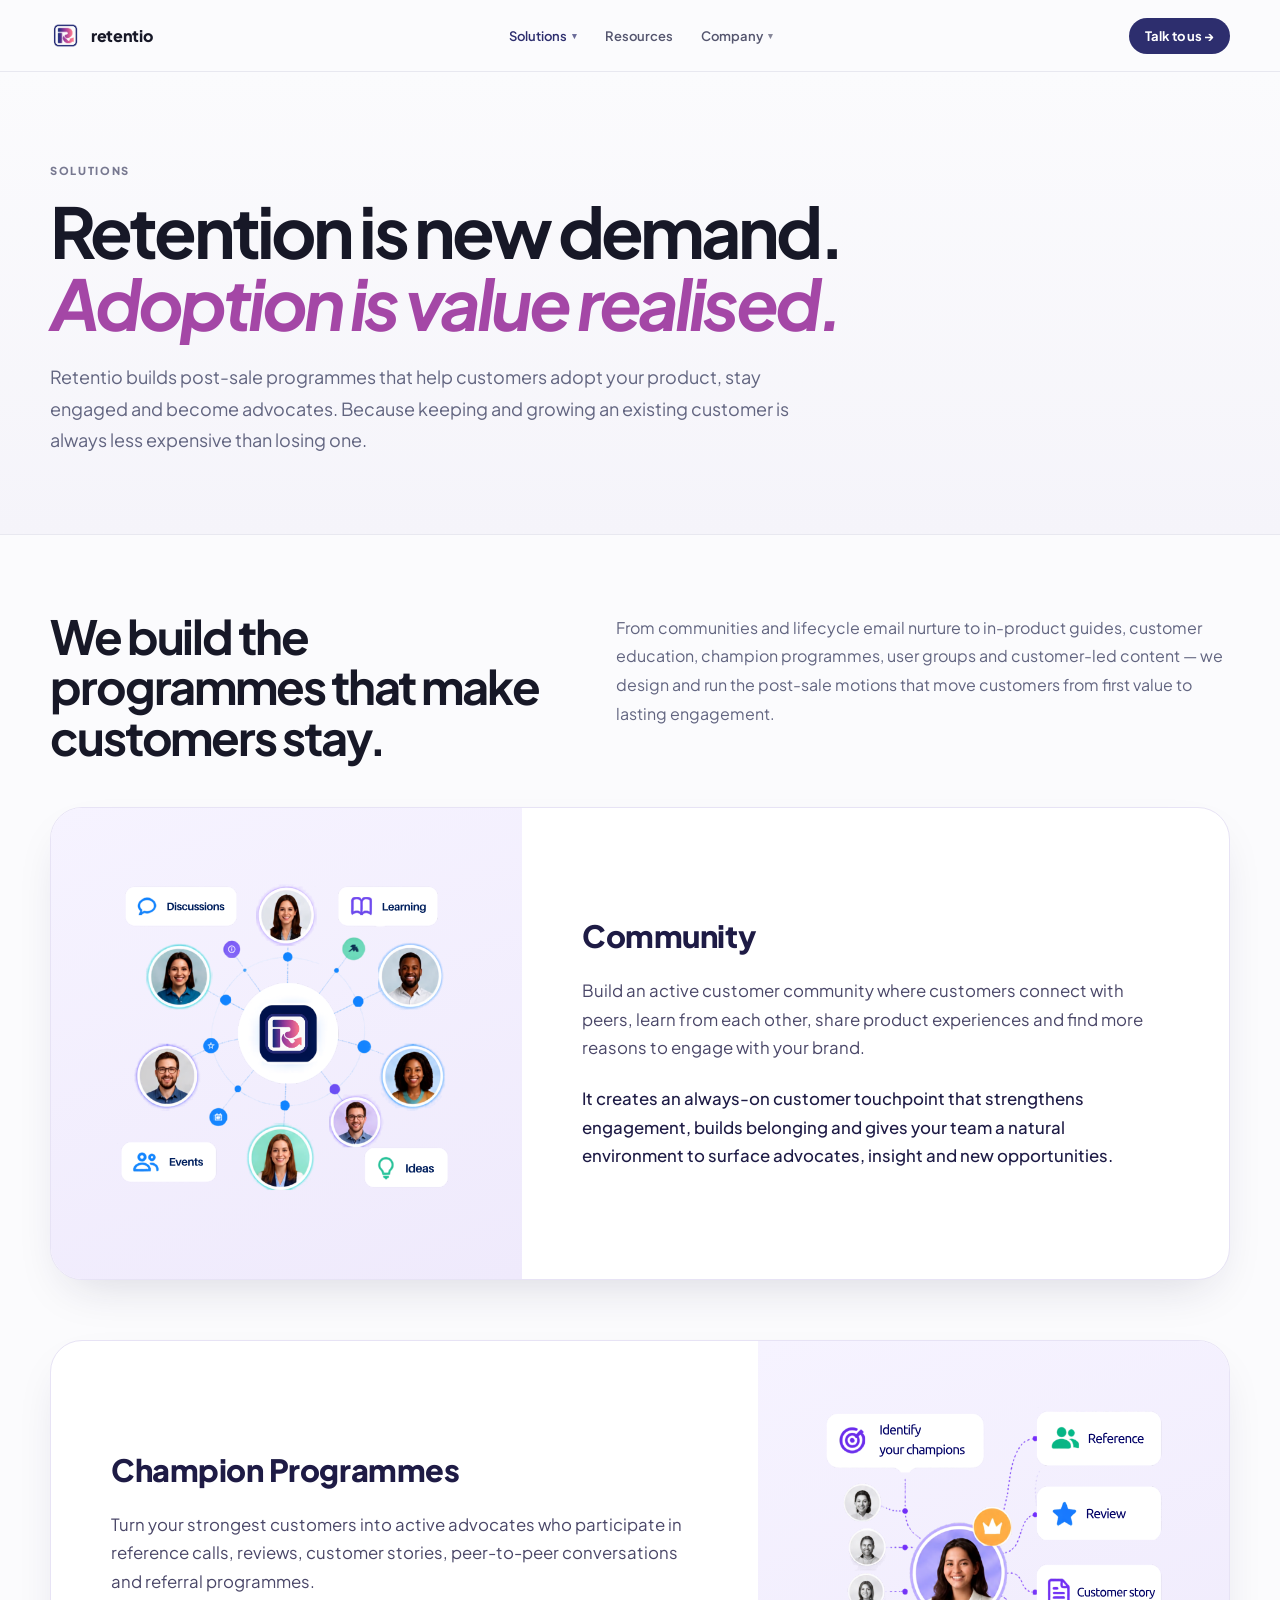
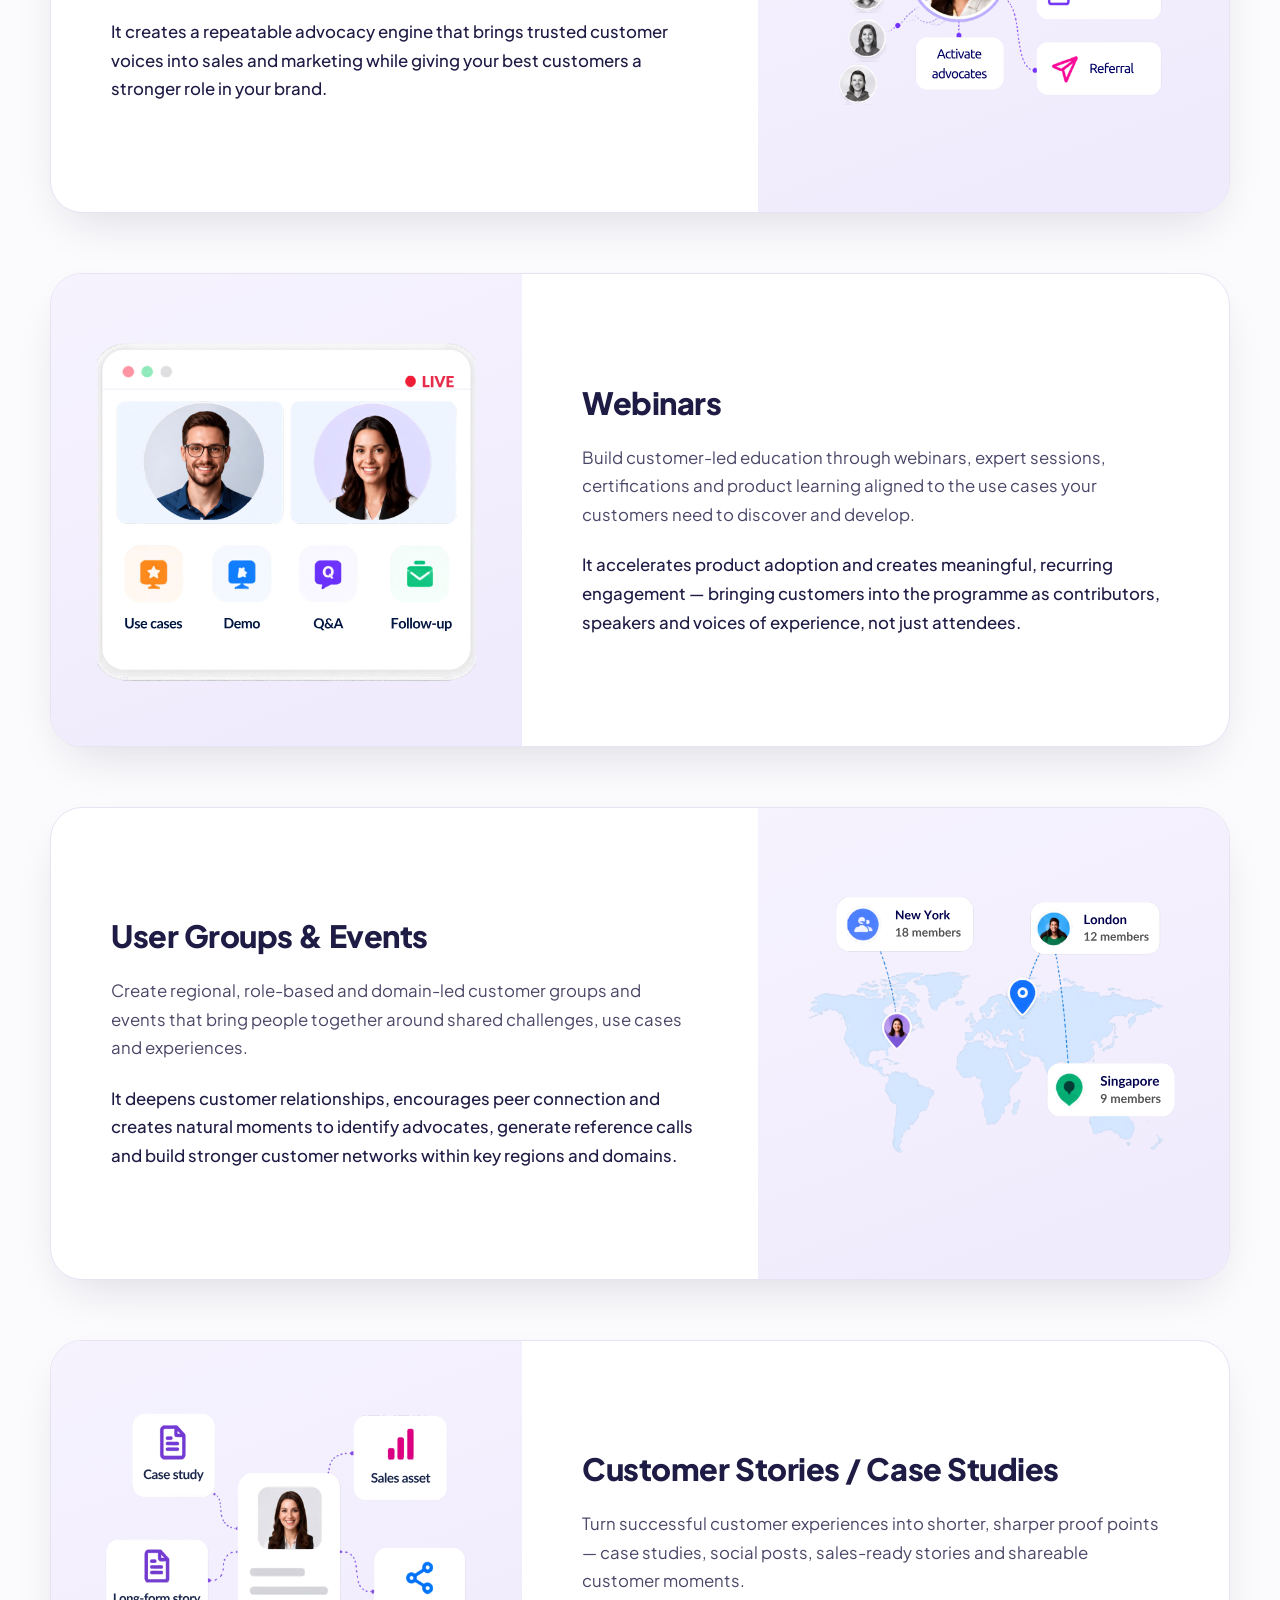
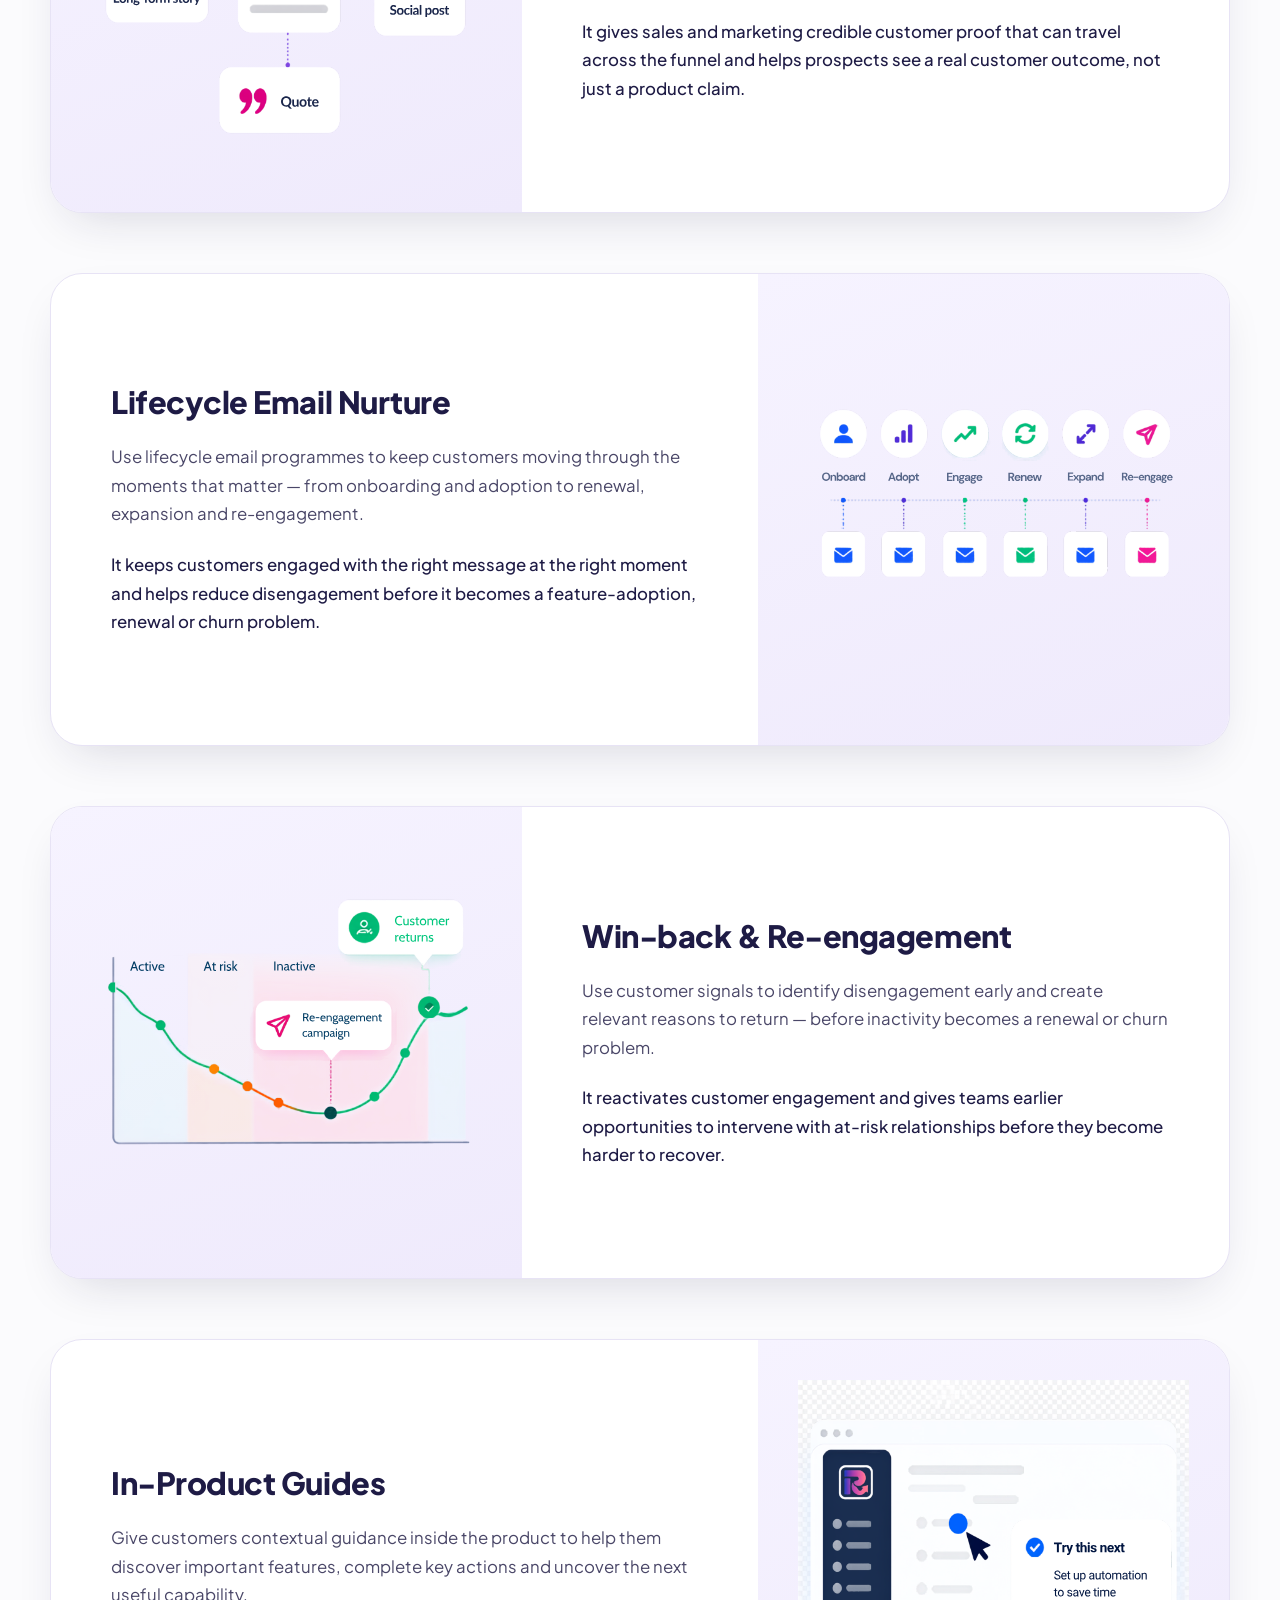
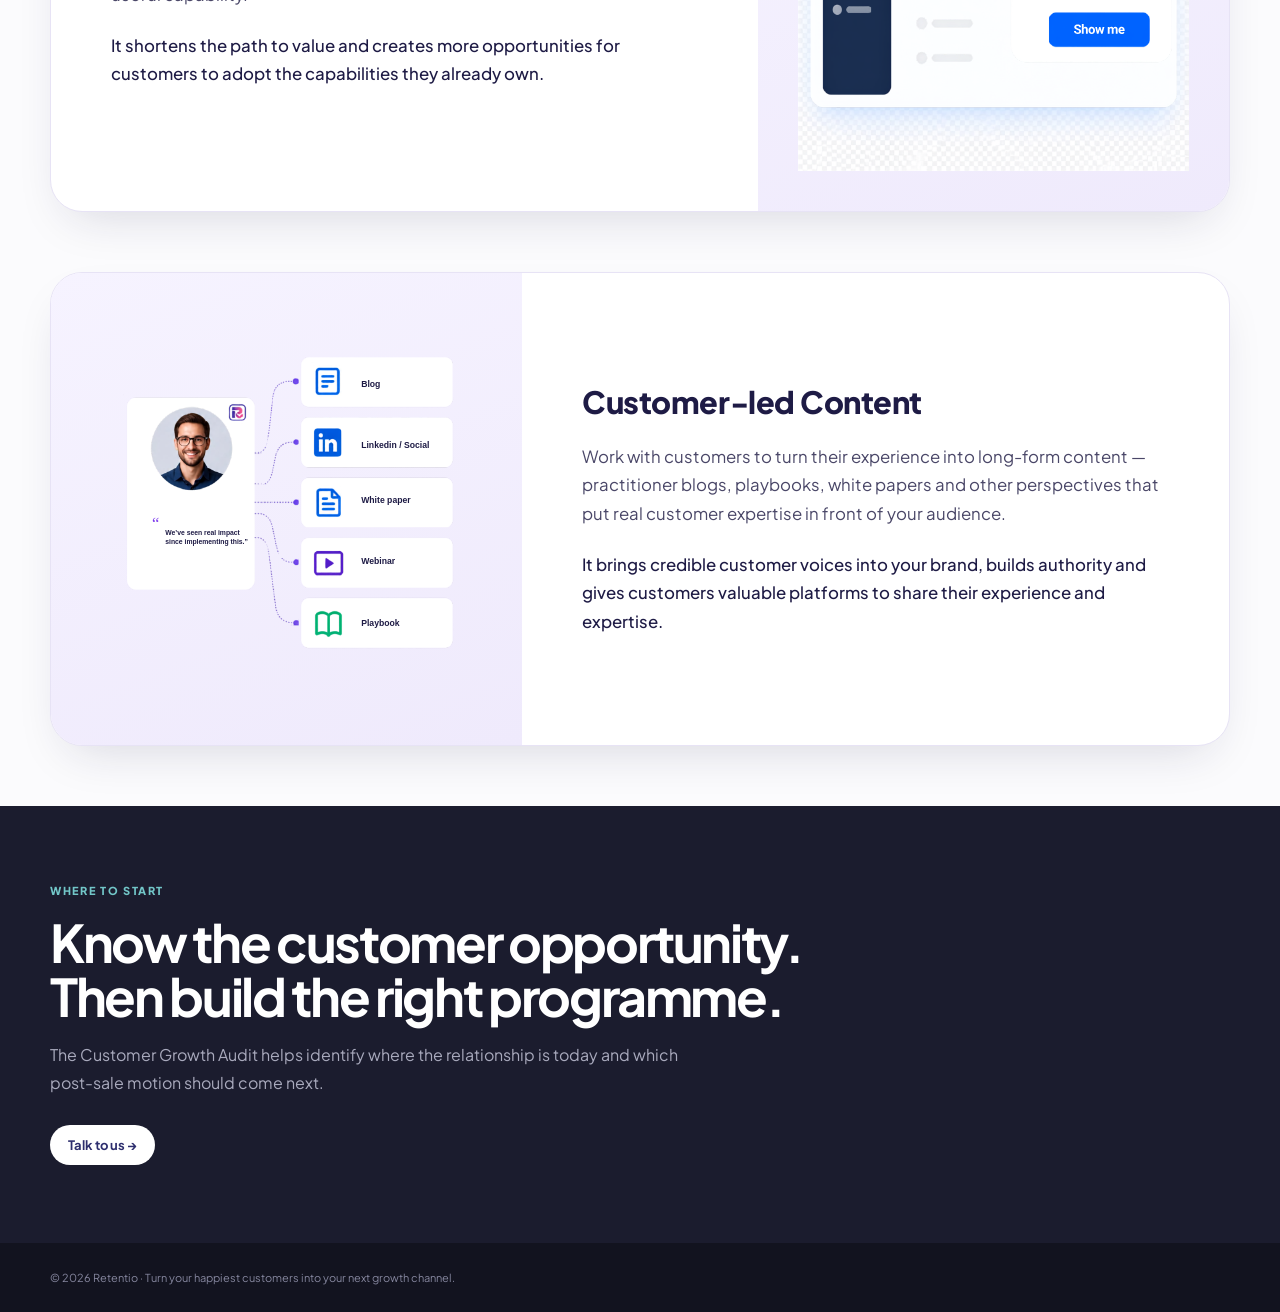
<file: solutions.html>
<!DOCTYPE html>
<html lang="en">
<head>
<meta charset="UTF-8">
<meta name="viewport" content="width=device-width, initial-scale=1.0">
<title>Solutions — Retentio</title>
<meta name="description" content="Retentio solutions — nine customer programmes that drive adoption, retention and advocacy.">
<link rel="preconnect" href="https://fonts.googleapis.com">
<link rel="preconnect" href="https://fonts.gstatic.com" crossorigin>
<link href="https://fonts.googleapis.com/css2?family=Plus+Jakarta+Sans:wght@400;500;600;700;800&display=swap" rel="stylesheet">
<link rel="icon" type="image/png" href="assets/brand/retentio_logo_Square_400x400_transparent.png">
<link rel="stylesheet" href="css/global.css">
<link rel="stylesheet" href="css/solutions.css">
</head>

<body>
<nav class="nav">
  <div class="container nav-inner">
    <a class="brand" href="index.html">
      <img src="assets/brand/retentio_logo_Square_400x400_transparent.png" alt="Retentio logo">
      <span>retentio</span>
    </a>
    <div class="nav-links">
      <div class="nav-dropdown">
        <a href="solutions.html" class="nav-dropdown-toggle" style="color:var(--navy)">Solutions <span class="nav-caret" aria-hidden="true">▾</span></a>
        <div class="nav-dropdown-menu">
          <a href="#community">Community</a>
          <a href="#champion-programmes">Champion Programmes</a>
          <a href="#customer-led-content">Customer-led Content</a>
          <a href="#customer-education">Customer Education & Webinars</a>
          <a href="#user-groups-events">User Groups & Events</a>
          <a href="#customer-stories">Customer Stories & Case Studies</a>
          <a href="#lifecycle-email">Lifecycle Email Nurture Programmes</a>
          <a href="#win-back">Win-back & Re-engagement</a>
          <a href="#in-product-guides">In-Product Guides</a>
        </div>
      </div>
      <a href="resources.html">Resources</a>
      <div class="nav-dropdown">
        <a href="about.html" class="nav-dropdown-toggle">Company <span class="nav-caret" aria-hidden="true">▾</span></a>
        <div class="nav-dropdown-menu nav-dropdown-menu-compact">
          <a href="about.html">About Us</a>
          <a href="contact.html">Contact Us</a>
        </div>
      </div>
    </div>
    <div class="nav-end">
      <a class="nav-cta" href="contact.html">Talk to us →</a>
      <button class="nav-mobile-toggle" onclick="toggleNav()" aria-label="Menu">
        <span></span><span></span><span></span>
      </button>
    </div>
  </div>
</nav>

<div class="nav-mobile" id="mobileNav">
  <div class="nav-mobile-item">
    <button type="button" class="nav-mobile-sub-toggle" aria-expanded="false">Solutions <span class="nav-caret" aria-hidden="true">▾</span></button>
    <div class="nav-mobile-sub">
      <a href="#community">Community</a>
      <a href="#champion-programmes">Champion Programmes</a>
      <a href="#customer-led-content">Customer-led Content</a>
      <a href="#customer-education">Customer Education & Webinars</a>
      <a href="#user-groups-events">User Groups & Events</a>
      <a href="#customer-stories">Customer Stories & Case Studies</a>
      <a href="#lifecycle-email">Lifecycle Email Nurture Programmes</a>
      <a href="#win-back">Win-back & Re-engagement</a>
      <a href="#in-product-guides">In-Product Guides</a>
    </div>
  </div>
  <a href="resources.html">Resources</a>
  <div class="nav-mobile-item">
    <button type="button" class="nav-mobile-sub-toggle" aria-expanded="false">Company <span class="nav-caret" aria-hidden="true">▾</span></button>
    <div class="nav-mobile-sub">
      <a href="about.html">About Us</a>
      <a href="contact.html">Contact Us</a>
    </div>
  </div>
  <a href="contact.html" class="nav-cta" style="margin-top:8px;text-align:center">Talk to us →</a>
</div>

<header class="hero">
  <div class="container">
    <div class="eyebrow">SOLUTIONS</div>
    <h1>Retention is new demand.<br><span>Adoption is value realised.</span></h1>
    <p>Retentio builds post-sale programmes that help customers adopt your product, stay engaged and become advocates. Because keeping and growing an existing customer is always less expensive than losing one.</p>
  </div>
</header>

<section class="intro">
  <div class="container intro-grid">
    <h2>We build the programmes that make customers stay.</h2>
    <p>From communities and lifecycle email nurture to in-product guides, customer education, champion programmes, user groups and customer-led content — we design and run the post-sale motions that move customers from first value to lasting engagement.</p>
  </div>
</section>

<main>
  <section class="card-section" id="community">
    <div class="solution-card">
      <div class="solution-visual">
        <img src="assets/solutions/community.svg" alt="Community programme visual">
      </div>
      <div class="solution-copy">
        <h3>Community</h3>
        <p>Build an active customer community where customers connect with peers, learn from each other, share product experiences and find more reasons to engage with your brand.</p>
        <p class="impact">It creates an always-on customer touchpoint that strengthens engagement, builds belonging and gives your team a natural environment to surface advocates, insight and new opportunities.</p>
      </div>
    </div>
  </section>

  <section class="card-section" id="champion-programmes">
    <div class="solution-card reverse">
      <div class="solution-visual">
        <img src="assets/solutions/champion-programmes.svg" alt="Champion programmes visual showing customers becoming advocates for references, reviews, customer stories and referrals">
      </div>
      <div class="solution-copy">
        <h3>Champion Programmes</h3>
        <p>Turn your strongest customers into active advocates who participate in reference calls, reviews, customer stories, peer-to-peer conversations and referral programmes.</p>
        <p class="impact">It creates a repeatable advocacy engine that brings trusted customer voices into sales and marketing while giving your best customers a stronger role in your brand.</p>
      </div>
    </div>
  </section>

  <section class="card-section" id="customer-education">
    <div class="solution-card">
      <div class="solution-visual">
        <img src="assets/solutions/customer-education-webinars.svg" alt="Webinars programme visual">
      </div>
      <div class="solution-copy">
        <h3>Webinars</h3>
        <p>Build customer-led education through webinars, expert sessions, certifications and product learning aligned to the use cases your customers need to discover and develop.</p>
        <p class="impact">It accelerates product adoption and creates meaningful, recurring engagement — bringing customers into the programme as contributors, speakers and voices of experience, not just attendees.</p>
      </div>
    </div>
  </section>

  <section class="card-section" id="user-groups-events">
    <div class="solution-card reverse">
      <div class="solution-visual">
        <img src="assets/solutions/user-groups-events.svg" alt="User groups and events visual">
      </div>
      <div class="solution-copy">
        <h3>User Groups & Events</h3>
        <p>Create regional, role-based and domain-led customer groups and events that bring people together around shared challenges, use cases and experiences.</p>
        <p class="impact">It deepens customer relationships, encourages peer connection and creates natural moments to identify advocates, generate reference calls and build stronger customer networks within key regions and domains.</p>
      </div>
    </div>
  </section>

  <section class="card-section" id="customer-stories">
    <div class="solution-card">
      <div class="solution-visual">
        <img src="assets/solutions/customer-stories-case-studies.svg" alt="Customer stories and case studies visual">
      </div>
      <div class="solution-copy">
        <h3>Customer Stories / Case Studies</h3>
        <p>Turn successful customer experiences into shorter, sharper proof points — case studies, social posts, sales-ready stories and shareable customer moments.</p>
        <p class="impact">It gives sales and marketing credible customer proof that can travel across the funnel and helps prospects see a real customer outcome, not just a product claim.</p>
      </div>
    </div>
  </section>

  <section class="card-section" id="lifecycle-email">
    <div class="solution-card reverse">
      <div class="solution-visual">
        <img src="assets/solutions/lifecycle-email-nurture.svg" alt="Lifecycle email nurture visual">
      </div>
      <div class="solution-copy">
        <h3>Lifecycle Email Nurture</h3>
        <p>Use lifecycle email programmes to keep customers moving through the moments that matter — from onboarding and adoption to renewal, expansion and re-engagement.</p>
        <p class="impact">It keeps customers engaged with the right message at the right moment and helps reduce disengagement before it becomes a feature-adoption, renewal or churn problem.</p>
      </div>
    </div>
  </section>

  <section class="card-section" id="win-back">
    <div class="solution-card">
      <div class="solution-visual">
        <img src="assets/solutions/win-back-re-engagement.svg" alt="Win-back and re-engagement visual">
      </div>
      <div class="solution-copy">
        <h3>Win-back & Re-engagement</h3>
        <p>Use customer signals to identify disengagement early and create relevant reasons to return — before inactivity becomes a renewal or churn problem.</p>
        <p class="impact">It reactivates customer engagement and gives teams earlier opportunities to intervene with at-risk relationships before they become harder to recover.</p>
      </div>
    </div>
  </section>

  <section class="card-section" id="in-product-guides">
    <div class="solution-card reverse">
      <div class="solution-visual">
        <img src="assets/solutions/in-product-guides.svg" alt="In-product guides visual">
      </div>
      <div class="solution-copy">
        <h3>In-Product Guides</h3>
        <p>Give customers contextual guidance inside the product to help them discover important features, complete key actions and uncover the next useful capability.</p>
        <p class="impact">It shortens the path to value and creates more opportunities for customers to adopt the capabilities they already own.</p>
      </div>
    </div>
  </section>

  <section class="card-section" id="customer-led-content">
    <div class="solution-card">
      <div class="solution-visual">
        <img src="assets/solutions/customer-led-content.svg" alt="Customer-led content visual">
      </div>
      <div class="solution-copy">
        <h3>Customer-led Content</h3>
        <p>Work with customers to turn their experience into long-form content — practitioner blogs, playbooks, white papers and other perspectives that put real customer expertise in front of your audience.</p>
        <p class="impact">It brings credible customer voices into your brand, builds authority and gives customers valuable platforms to share their experience and expertise.</p>
      </div>
    </div>
  </section>
</main>

<section class="bottom">
  <div class="container">
    <div class="eyebrow">WHERE TO START</div>
    <h2>Know the customer opportunity. Then build the right programme.</h2>
    <p>The Customer Growth Audit helps identify where the relationship is today and which post-sale motion should come next.</p>
    <a class="bottom-link" href="contact.html">Talk to us →</a>
  </div>
</section>

<footer>
  <div class="container">© 2026 Retentio · Turn your happiest customers into your next growth channel.</div>
</footer>
<script src="js/main.js"></script>
</body>
</html>
</file>
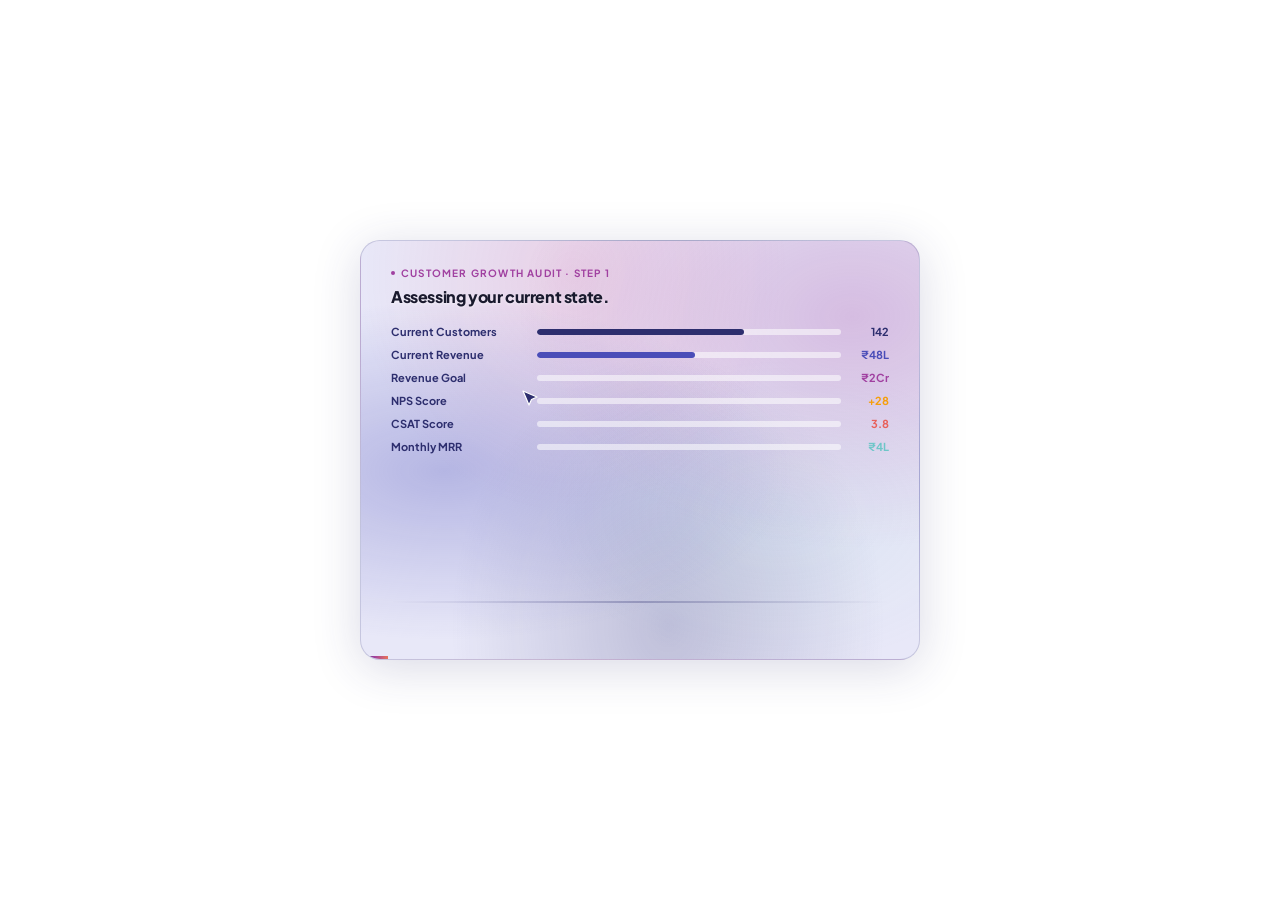
<file: assets/retentio-audit-animation-v4.html>
<!DOCTYPE html>
<html lang="en">
<head>
<meta charset="UTF-8">
<meta name="viewport" content="width=device-width, initial-scale=1.0">
<title>Retentio — Audit Animation v3</title>
<link href="https://fonts.googleapis.com/css2?family=Plus+Jakarta+Sans:wght@400;500;600;700;800&display=swap" rel="stylesheet">
<style>
*, *::before, *::after { box-sizing: border-box; margin: 0; padding: 0; }

html, body {
  height: 100%;
}

body {
  font-family: 'Plus Jakarta Sans', sans-serif;
  background: transparent;
  display: flex;
  align-items: center;
  justify-content: center;
  min-height: 0;
  padding: 0;
}

/* ── CONTAINER ── */
.anim-wrap {
  width: 100%;
  max-width: 560px;
  height: 420px;
  background:
    radial-gradient(ellipse at 15% 55%, rgba(74,77,184,0.32) 0%, transparent 52%),
    radial-gradient(ellipse at 88% 18%, rgba(160,64,160,0.26) 0%, transparent 48%),
    radial-gradient(ellipse at 55% 92%, rgba(45,46,110,0.22) 0%, transparent 50%),
    radial-gradient(ellipse at 38% 8%,  rgba(232,64,122,0.14) 0%, transparent 44%),
    radial-gradient(ellipse at 75% 65%, rgba(110,198,200,0.10) 0%, transparent 40%),
    #E8E8F8;
  border: 1.5px solid rgba(45,46,110,0.18);
  border-radius: 20px;
  position: relative;
  overflow: hidden;
  box-shadow: 0 8px 48px rgba(45,46,110,0.18);
}

/* ── SCENE — all hidden by default ── */
.scene {
  position: absolute;
  inset: 0;
  padding: 26px 30px;
  /* CRITICAL: display none = zero overlap, zero ghosting */
  display: none;
  opacity: 1;
  /* Scenes sit on top of mesh — transparent bg */
  background: transparent;
}

/* Only one scene visible at a time */
.scene.visible {
  display: block;
}

/* Fade in only — no stacking transitions */
@keyframes fadeUp {
  from { opacity: 0; transform: translateY(12px); }
  to   { opacity: 1; transform: translateY(0); }
}
.scene.fade-in {
  animation: fadeUp 0.5s cubic-bezier(0.22,1,0.36,1) both;
}

/* ── SHARED LABELS ── */
.s-eyebrow {
  font-size: 10px;
  font-weight: 700;
  letter-spacing: 0.12em;
  text-transform: uppercase;
  color: #A040A0;
  margin-bottom: 8px;
  display: flex;
  align-items: center;
  gap: 6px;
}
.s-eyebrow::before {
  content: '';
  width: 4px; height: 4px;
  border-radius: 50%;
  background: #A040A0;
  display: inline-block;
  flex-shrink: 0;
}

.s-title {
  font-size: 16px;
  font-weight: 800;
  color: #1A1A2E;
  letter-spacing: -0.025em;
  line-height: 1.25;
  margin-bottom: 18px;
  text-shadow: 0 1px 3px rgba(255,255,255,0.6);
}

/* ══════════════════════
   SCENE 1 — ASSESS
══════════════════════ */
.metric-list { display: flex; flex-direction: column; gap: 10px; }

.metric-row {
  display: flex;
  align-items: center;
  gap: 10px;
}

.m-label {
  font-size: 11px;
  font-weight: 700;
  color: #2D2E6E;
  width: 136px;
  flex-shrink: 0;
}

.m-track {
  flex: 1;
  height: 6px;
  background: rgba(255,255,255,0.55);
  border-radius: 9999px;
  overflow: hidden;
}

.m-bar {
  height: 100%;
  border-radius: 9999px;
  width: 0%;
  transition: width 1s cubic-bezier(0.22,1,0.36,1);
}

.m-val {
  font-size: 11px;
  font-weight: 700;
  width: 38px;
  text-align: right;
  flex-shrink: 0;
}

.scan-line {
  position: absolute;
  left: 30px; right: 30px;
  height: 1.5px;
  background: linear-gradient(90deg, transparent, rgba(45,46,110,0.3), transparent);
  border-radius: 9999px;
  pointer-events: none;
}

/* ══════════════════════
   SCENE 2 — PRIORITISE
══════════════════════ */
.bubble-stage {
  position: relative;
  height: 268px;
}

.bub {
  position: absolute;
  border-radius: 50%;
  display: flex;
  align-items: center;
  justify-content: center;
  font-size: 10px;
  font-weight: 700;
  letter-spacing: 0.03em;
  text-transform: uppercase;
  text-align: center;
  line-height: 1.35;
  padding: 8px;
  border: 2px solid transparent;
  transform: scale(0);
  opacity: 0;
}

@keyframes popIn {
  0%   { transform: scale(0);    opacity: 0; }
  60%  { transform: scale(1.12); opacity: 1; }
  80%  { transform: scale(0.95); }
  100% { transform: scale(1);    opacity: 1; }
}

.bub.gap      { background:rgba(255,251,235,0.92); border-color:#F59E0B; color:#92400E; }
.bub.opp      { background:rgba(240,253,250,0.92); border-color:#6EC6C8; color:#0F766E; }
.bub.priority { background:rgba(238,242,255,0.96); border-color:#2D2E6E; color:#2D2E6E;
                box-shadow: 0 0 0 5px rgba(45,46,110,0.15); }

@keyframes bubPulse {
  0%,100% { box-shadow: 0 0 0 0 rgba(245,158,11,0.3); }
  50%     { box-shadow: 0 0 0 8px rgba(245,158,11,0); }
}
.bub.gap.popped { animation: bubPulse 1.6s ease-in-out infinite; }

@keyframes priPulse {
  0%,100% { box-shadow: 0 0 0 5px rgba(45,46,110,0.12); }
  50%     { box-shadow: 0 0 0 12px rgba(45,46,110,0); }
}
.bub.priority.popped { animation: priPulse 1.8s ease-in-out infinite; }

.bub-legend {
  position: absolute;
  bottom: 0; left: 0; right: 0;
  display: flex; gap: 16px;
}
.bl { display: flex; align-items: center; gap: 5px;
      font-size: 10px; font-weight: 600; }
.bl-dot { width:7px; height:7px; border-radius:50%; display:inline-block; }

/* ══════════════════════
   SCENE 3 — READOUT
══════════════════════ */
.rs-grid {
  display: grid;
  grid-template-columns: repeat(3,1fr);
  gap: 10px;
  margin-bottom: 14px;
}

.rs-card {
  background: rgba(255,255,255,0.88);
  backdrop-filter: blur(10px);
  -webkit-backdrop-filter: blur(10px);
  border: 1.5px solid rgba(255,255,255,0.75);
  border-radius: 12px;
  padding: 14px 10px;
  text-align: center;
}

.rs-num {
  font-size: 34px;
  font-weight: 800;
  line-height: 1;
  letter-spacing: -2px;
  margin-bottom: 4px;
}

.rs-lbl {
  font-size: 10px;
  font-weight: 600;
  color: #64648A;
  text-transform: uppercase;
  letter-spacing: 0.06em;
}

.rs-card.g { border-color:#F59E0B; }
.rs-card.g .rs-num { color:#F59E0B; }
.rs-card.o { border-color:#6EC6C8; }
.rs-card.o .rs-num { color:#6EC6C8; }
.rs-card.p { border-color:#2D2E6E; }
.rs-card.p .rs-num { color:#2D2E6E; }

.readout-row {
  background: rgba(238,242,255,0.88);
  backdrop-filter: blur(8px);
  -webkit-backdrop-filter: blur(8px);
  border: 1.5px solid rgba(199,210,254,0.7);
  border-radius: 12px;
  padding: 12px 16px;
  display: flex;
  align-items: center;
  justify-content: space-between;
}

.rr-tag { font-size:10px; font-weight:700; color:#A040A0;
           letter-spacing:0.08em; text-transform:uppercase; margin-bottom:3px; }
.rr-name { font-size:14px; font-weight:800; color:#1A1A2E; }

.rr-check {
  display:flex; align-items:center; gap:5px;
  font-size:11px; font-weight:700; color:#0F766E;
}
.rr-circle {
  width:18px; height:18px; border-radius:50%;
  background:#6EC6C8;
  display:flex; align-items:center; justify-content:center;
  flex-shrink:0;
}
.ck-path {
  stroke-dasharray:14;
  stroke-dashoffset:14;
  transition: stroke-dashoffset 0.5s ease 0.4s;
}
.ck-path.drawn { stroke-dashoffset:0; }

/* ══════════════════════
   SCENE 4 — PROGRAMME
══════════════════════ */
.prog-list { display:flex; flex-direction:column; gap:10px; }

.prog-row {
  display:flex; align-items:center; gap:12px;
  background:rgba(255,255,255,0.88);
  backdrop-filter: blur(10px);
  -webkit-backdrop-filter: blur(10px);
  border:1.5px solid rgba(255,255,255,0.75);
  border-radius:12px;
  padding:12px 14px;
  opacity:0;
  transform:translateX(-16px);
}
/* Animate in via JS adding class */
@keyframes slideIn {
  from { opacity:0; transform:translateX(-16px); }
  to   { opacity:1; transform:translateX(0); }
}
.prog-row.show {
  animation: slideIn 0.45s cubic-bezier(0.22,1,0.36,1) forwards;
}
.prog-row.hi { border-color:#2D2E6E; background:#EEF2FF; }

.pr-num {
  width:28px; height:28px; border-radius:50%;
  background:#E8E8F4; color:#64648A;
  font-size:11px; font-weight:800;
  display:flex; align-items:center; justify-content:center;
  flex-shrink:0;
}
.prog-row.hi .pr-num { background:#2D2E6E; color:white; }

.pr-body { flex:1; }
.pr-name { font-size:13px; font-weight:700; color:#1A1A2E; margin-bottom:2px; }
.pr-meta { font-size:11px; color:#94A3B8; }

.pr-tag {
  font-size:10px; font-weight:700;
  padding:3px 9px; border-radius:9999px;
  white-space:nowrap; flex-shrink:0;
}

.prog-note {
  background:rgba(255,255,255,0.80);
  backdrop-filter: blur(8px);
  -webkit-backdrop-filter: blur(8px);
  border:1.5px solid rgba(255,255,255,0.65);
  border-radius:10px;
  padding:10px 14px;
  font-size:11px;
  color:#64648A;
  display:flex;
  align-items:center;
  gap:8px;
  opacity:0;
}
@keyframes fadeNote {
  from { opacity:0; }
  to   { opacity:1; }
}
.prog-note.show { animation: fadeNote 0.4s ease 0.2s forwards; }

/* ══════════════════════
   SCENE 5 — CTA
══════════════════════ */
.cta-wrap {
  display:flex; flex-direction:column;
  align-items:center; justify-content:center;
  height:100%; text-align:center; gap:0;
  padding: 0 20px;
}

.cta-logo-box {
  width:60px; height:60px;
  border-radius:18px;
  background:rgba(255,255,255,0.92);
  backdrop-filter:blur(8px);
  -webkit-backdrop-filter:blur(8px);
  border:1.5px solid rgba(255,255,255,0.7);
  display:flex; align-items:center; justify-content:center;
  margin-bottom:16px;
  box-shadow:0 4px 20px rgba(45,46,110,0.10);
  overflow:hidden;
}

.cta-logo-box img { width:46px; height:auto; object-fit:contain; }

.cta-h {
  font-size:19px; font-weight:800;
  color:#1A1A2E; letter-spacing:-0.03em;
  margin-bottom:8px; line-height:1.2;
}

.cta-p {
  font-size:13px; color:#64648A;
  line-height:1.65; max-width:290px;
  margin-bottom:22px;
}

.cta-btn {
  display:inline-flex; align-items:center; gap:8px;
  font-family:'Plus Jakarta Sans',sans-serif;
  font-size:14px; font-weight:700;
  color:white; background:#2D2E6E;
  padding:12px 28px; border-radius:9999px;
  border:none; cursor:pointer;
  text-decoration:none; letter-spacing:0.01em;
}

@keyframes btnGlow {
  0%   { box-shadow:0 0 0 0 rgba(45,46,110,0.45); }
  70%  { box-shadow:0 0 0 14px rgba(45,46,110,0); }
  100% { box-shadow:0 0 0 0 rgba(45,46,110,0); }
}
.cta-btn.glow { animation: btnGlow 1.6s ease; }

/* ── CURSOR ── */
.cur {
  position:absolute;
  width:18px; height:18px;
  pointer-events:none;
  z-index:20;
  opacity:0;
  /* smooth movement via JS */
  transition: left 0.42s cubic-bezier(0.22,1,0.36,1),
              top  0.42s cubic-bezier(0.22,1,0.36,1),
              opacity 0.25s ease;
}

/* ── PROGRESS BAR ── */
.pbar {
  position:absolute;
  bottom:0; left:0;
  height:3px; width:0%;
  background:linear-gradient(90deg,#2D2E6E,#A040A0,#E8735A);
  border-radius:0 0 0 20px;
}
</style>
</head>
<body>

<div class="anim-wrap" id="aw">

  <!-- Cursor -->
  <div class="cur" id="cur">
    <svg viewBox="0 0 18 18" fill="none" xmlns="http://www.w3.org/2000/svg">
      <path d="M2 2L8 16L10.5 10.5L16 8L2 2Z" fill="#2D2E6E" stroke="white" stroke-width="1.2" stroke-linejoin="round"/>
    </svg>
  </div>

  <!-- ════ SCENE 1 ════ -->
  <div class="scene" id="sc1">
    <div class="s-eyebrow">Customer Growth Audit · Step 1</div>
    <div class="s-title">Assessing your current state.</div>
    <div class="metric-list">
      <div class="metric-row">
        <span class="m-label">Current Customers</span>
        <div class="m-track"><div class="m-bar" style="background:#2D2E6E" data-w="68"></div></div>
        <span class="m-val" style="color:#2D2E6E">142</span>
      </div>
      <div class="metric-row">
        <span class="m-label">Current Revenue</span>
        <div class="m-track"><div class="m-bar" style="background:#4A4DB8" data-w="52"></div></div>
        <span class="m-val" style="color:#4A4DB8">₹48L</span>
      </div>
      <div class="metric-row">
        <span class="m-label">Revenue Goal</span>
        <div class="m-track"><div class="m-bar" style="background:#A040A0" data-w="88"></div></div>
        <span class="m-val" style="color:#A040A0">₹2Cr</span>
      </div>
      <div class="metric-row">
        <span class="m-label">NPS Score</span>
        <div class="m-track"><div class="m-bar" style="background:#F59E0B" data-w="36"></div></div>
        <span class="m-val" style="color:#F59E0B">+28</span>
      </div>
      <div class="metric-row">
        <span class="m-label">CSAT Score</span>
        <div class="m-track"><div class="m-bar" style="background:#E8605A" data-w="42"></div></div>
        <span class="m-val" style="color:#E8605A">3.8</span>
      </div>
      <div class="metric-row">
        <span class="m-label">Monthly MRR</span>
        <div class="m-track"><div class="m-bar" style="background:#6EC6C8" data-w="58"></div></div>
        <span class="m-val" style="color:#6EC6C8">₹4L</span>
      </div>
    </div>
    <div class="scan-line" id="scanLine" style="top:80px"></div>
  </div>

  <!-- ════ SCENE 2 ════ -->
  <div class="scene" id="sc2">
    <div class="s-eyebrow">Gaps & Opportunities · Step 2</div>
    <div class="s-title">Identifying what matters most.</div>
    <div class="bubble-stage">
      <div class="bub gap"      id="b1" style="width:78px;height:78px;left:18px;top:16px">No<br>Advocates</div>
      <div class="bub gap"      id="b2" style="width:70px;height:70px;left:108px;top:54px">Weak<br>Proof</div>
      <div class="bub gap"      id="b3" style="width:66px;height:66px;left:192px;top:14px">Low<br>NPS</div>
      <div class="bub gap"      id="b4" style="width:62px;height:62px;left:270px;top:56px">No<br>Refs</div>
      <div class="bub priority" id="b5" style="width:100px;height:100px;left:354px;top:8px;font-size:11px">Champion<br>Programme</div>
      <div class="bub opp"      id="b6" style="width:74px;height:74px;left:362px;top:124px">Case<br>Studies</div>
      <div class="bub-legend">
        <span class="bl"><span class="bl-dot" style="background:#F59E0B"></span><span style="color:#92400E">4 gaps found</span></span>
        <span class="bl"><span class="bl-dot" style="background:#6EC6C8"></span><span style="color:#0F766E">2 opportunities</span></span>
        <span class="bl"><span class="bl-dot" style="background:#2D2E6E"></span><span style="color:#2D2E6E">1 priority</span></span>
      </div>
    </div>
  </div>

  <!-- ════ SCENE 3 ════ -->
  <div class="scene" id="sc3">
    <div class="s-eyebrow">Executive Readout · Step 3</div>
    <div class="s-title">Clear direction. Ready to act.</div>
    <div class="rs-grid">
      <div class="rs-card g"><div class="rs-num" id="cn1">0</div><div class="rs-lbl">Gaps Found</div></div>
      <div class="rs-card o"><div class="rs-num" id="cn2">0</div><div class="rs-lbl">Opportunities</div></div>
      <div class="rs-card p"><div class="rs-num" id="cn3">0</div><div class="rs-lbl">Priority</div></div>
    </div>
    <div class="readout-row">
      <div>
        <div class="rr-tag">Top priority identified</div>
        <div class="rr-name">Champion Programme</div>
      </div>
      <div class="rr-check">
        <div class="rr-circle">
          <svg width="10" height="8" viewBox="0 0 10 8" fill="none">
            <path id="ckp" class="ck-path" d="M1 4L3.5 6.5L9 1"
              stroke="white" stroke-width="1.8" stroke-linecap="round" stroke-linejoin="round"/>
          </svg>
        </div>
        Readout ready
      </div>
    </div>
    <div style="margin-top:10px;font-size:11px;color:#94A3B8;font-style:italic;text-align:center">
      Executive readout session scheduled · Programme direction confirmed
    </div>
  </div>

  <!-- ════ SCENE 4 ════ -->
  <div class="scene" id="sc4">
    <div class="s-eyebrow">Your Programme · Next 90 Days</div>
    <div class="s-title">What gets built. When. What it drives.</div>
    <div class="prog-list">
      <div class="prog-row hi" id="p1">
        <div class="pr-num">01</div>
        <div class="pr-body">
          <div class="pr-name">Champion Programme</div>
          <div class="pr-meta">Weeks 1–4 · First reference calls in 30 days</div>
        </div>
        <span class="pr-tag" style="background:#EEF2FF;color:#2D2E6E">↑ Revenue</span>
      </div>
      <div class="prog-row" id="p2">
        <div class="pr-num">02</div>
        <div class="pr-body">
          <div class="pr-name">Case Study Engine</div>
          <div class="pr-meta">Weeks 3–6 · First story published in 30 days</div>
        </div>
        <span class="pr-tag" style="background:#FDF4FF;color:#A040A0">↑ Proof</span>
      </div>
      <div class="prog-row" id="p3">
        <div class="pr-num">03</div>
        <div class="pr-body">
          <div class="pr-name">Engagement Campaigns</div>
          <div class="pr-meta">Weeks 4–8 · NPS lift + expansion signals</div>
        </div>
        <span class="pr-tag" style="background:#F0FDFA;color:#0F766E">↑ Engagement</span>
      </div>
    </div>
    <div class="prog-note" id="progNote">
      <span style="width:6px;height:6px;border-radius:50%;background:#6EC6C8;display:inline-block;flex-shrink:0"></span>
      Delivered in 30-day cycles · All programmes built and run by Retentio
    </div>
  </div>

  <!-- ════ SCENE 5 ════ -->
  <div class="scene" id="sc5">
    <div class="cta-wrap">
      <div class="cta-logo-box">
        <img src="retentio-logo.png" alt="Retentio"
          onerror="this.outerHTML='<span style=\'font-size:18px;font-weight:800;font-style:italic;background:linear-gradient(135deg,#2D2E6E,#A040A0);-webkit-background-clip:text;-webkit-text-fill-color:transparent\'>R</span>'">
      </div>
      <div class="cta-h">Find where your customer growth can go next.</div>
      <div class="cta-p">A focused audit of your customers, advocacy, proof, lifecycle and engagement opportunities.</div>
      <a href="contact.html" class="cta-btn" id="ctaBtn">Talk to us →</a>
    </div>
  </div>

  <!-- Progress bar -->
  <div class="pbar" id="pbar"></div>

</div>

<script>
'use strict';

/* ── TIMING ── */
const DURATIONS = [4500, 4000, 4000, 4500, 3500];
const TOTAL = DURATIONS.reduce((a,b)=>a+b,0);
const FADE = 480;

let running = false;
let progRAF = null;
let progStart = 0;

/* ── UTILS ── */
const $ = id => document.getElementById(id);
const wait = ms => new Promise(r => setTimeout(r, ms));

/* ── PROGRESS BAR ── */
function startProg() {
  const bar = $('pbar');
  bar.style.transition = 'none';
  bar.style.width = '0%';
  progStart = performance.now();
  cancelAnimationFrame(progRAF);
  function tick(now) {
    const pct = Math.min(((now - progStart) / TOTAL) * 100, 100);
    bar.style.width = pct + '%';
    if (pct < 100) progRAF = requestAnimationFrame(tick);
  }
  progRAF = requestAnimationFrame(tick);
}

/* ── CURSOR ── */
const curEl = $('cur');
function hideCur() { curEl.style.opacity = '0'; }
async function moveCur(x, y) {
  curEl.style.opacity = '1';
  curEl.style.left = x + 'px';
  curEl.style.top  = y + 'px';
  await wait(460);
}

/* ── SCENE SWITCH — clean, no overlap ── */
function showOnly(id) {
  /* Hide ALL scenes instantly — display:none removes from paint */
  document.querySelectorAll('.scene').forEach(s => {
    s.classList.remove('visible','fade-in');
    s.style.display = 'none';
  });
  /* Show target */
  const el = $(id);
  el.style.display = 'block';
  /* Force reflow so animation triggers */
  void el.offsetWidth;
  el.classList.add('visible','fade-in');
}

/* ── SCENE 1 — ASSESS ── */
async function runScene1() {
  hideCur();
  showOnly('sc1');

  /* Reset bars */
  document.querySelectorAll('#sc1 .m-bar').forEach(b => {
    b.style.transition = 'none';
    b.style.width = '0%';
  });

  /* Animate scan line */
  const scan = $('scanLine');
  scan.style.transition = 'none';
  scan.style.top = '76px';
  await wait(300);
  scan.style.transition = 'top 3.6s linear';
  scan.style.top = '360px';

  /* Stagger bars */
  const bars = document.querySelectorAll('#sc1 .m-bar');
  bars.forEach((b, i) => {
    setTimeout(() => {
      b.style.transition = 'width 1s cubic-bezier(0.22,1,0.36,1)';
      b.style.width = b.dataset.w + '%';
    }, 250 + i * 290);
  });

  /* Cursor sweeps rows */
  await wait(600);
  const rowY = [148,178,208,238,268,298];
  for (const y of rowY) {
    await moveCur(160, y);
  }
  hideCur();
}

/* ── SCENE 2 — PRIORITISE ── */
async function runScene2() {
  hideCur();
  showOnly('sc2');

  /* Reset bubbles */
  ['b1','b2','b3','b4','b5','b6'].forEach(id => {
    const b = $(id);
    b.style.animation = 'none';
    b.style.transform = 'scale(0)';
    b.style.opacity = '0';
    b.classList.remove('popped');
  });

  await wait(200);

  /* Pop in sequence */
  const seq = [
    { id:'b1', delay:150 },
    { id:'b2', delay:320 },
    { id:'b3', delay:490 },
    { id:'b4', delay:650 },
    { id:'b5', delay:850 },
    { id:'b6', delay:1050 },
  ];

  seq.forEach(({ id, delay }) => {
    setTimeout(() => {
      const b = $(id);
      b.style.animation = 'popIn 0.55s cubic-bezier(0.34,1.56,0.64,1) forwards';
      setTimeout(() => {
        b.classList.add('popped');
      }, delay + 600);
    }, delay);
  });

  /* Cursor to priority bubble */
  await wait(1500);
  await moveCur(395, 55);
  await wait(500);
  await moveCur(405, 65);
  await wait(400);
  hideCur();
}

/* ── SCENE 3 — READOUT ── */
async function runScene3() {
  hideCur();
  showOnly('sc3');

  /* Reset counters */
  $('cn1').textContent = '0';
  $('cn2').textContent = '0';
  $('cn3').textContent = '0';
  $('ckp').classList.remove('drawn');

  await wait(400);

  /* Count up */
  async function countTo(elId, target, totalMs) {
    const el = $(elId);
    const interval = totalMs / target;
    for (let i = 1; i <= target; i++) {
      await wait(interval);
      el.textContent = i;
    }
  }

  countTo('cn1', 4, 700);
  await wait(200);
  countTo('cn2', 2, 500);
  await wait(200);
  countTo('cn3', 1, 300);

  /* Draw check */
  await wait(900);
  $('ckp').classList.add('drawn');
}

/* ── SCENE 4 — PROGRAMME ── */
async function runScene4() {
  hideCur();
  showOnly('sc4');

  /* Reset rows */
  ['p1','p2','p3'].forEach(id => {
    const el = $(id);
    el.classList.remove('show');
    el.style.animation = 'none';
    el.style.opacity = '0';
  });
  const note = $('progNote');
  note.classList.remove('show');
  note.style.animation = 'none';
  note.style.opacity = '0';

  await wait(300);

  /* Slide in staggered */
  ['p1','p2','p3'].forEach((id, i) => {
    setTimeout(() => {
      const el = $(id);
      el.style.animation = '';
      void el.offsetWidth;
      el.classList.add('show');
    }, i * 480);
  });

  await wait(1700);
  note.style.animation = '';
  void note.offsetWidth;
  note.classList.add('show');
}

/* ── SCENE 5 — CTA ── */
async function runScene5() {
  hideCur();
  showOnly('sc5');
  await wait(1200);
  const btn = $('ctaBtn');
  btn.classList.add('glow');
  await wait(1700);
  btn.classList.remove('glow');
}

/* ── MAIN LOOP ── */
async function loop() {
  running = true;
  startProg();

  const scenes = [
    { fn: runScene1, dur: DURATIONS[0] },
    { fn: runScene2, dur: DURATIONS[1] },
    { fn: runScene3, dur: DURATIONS[2] },
    { fn: runScene4, dur: DURATIONS[3] },
    { fn: runScene5, dur: DURATIONS[4] },
  ];

  for (const { fn, dur } of scenes) {
    await fn();
    await wait(dur - FADE);
    /* Fade out current scene before switch */
    const cur = document.querySelector('.scene.visible');
    if (cur) {
      cur.style.transition = 'opacity 0.4s ease';
      cur.style.opacity = '0';
      await wait(420);
      cur.style.transition = '';
      cur.style.opacity = '';
    }
  }

  /* Seamless loop */
  await wait(200);
  loop();
}

loop();
</script>
</body>
</html>
</file>
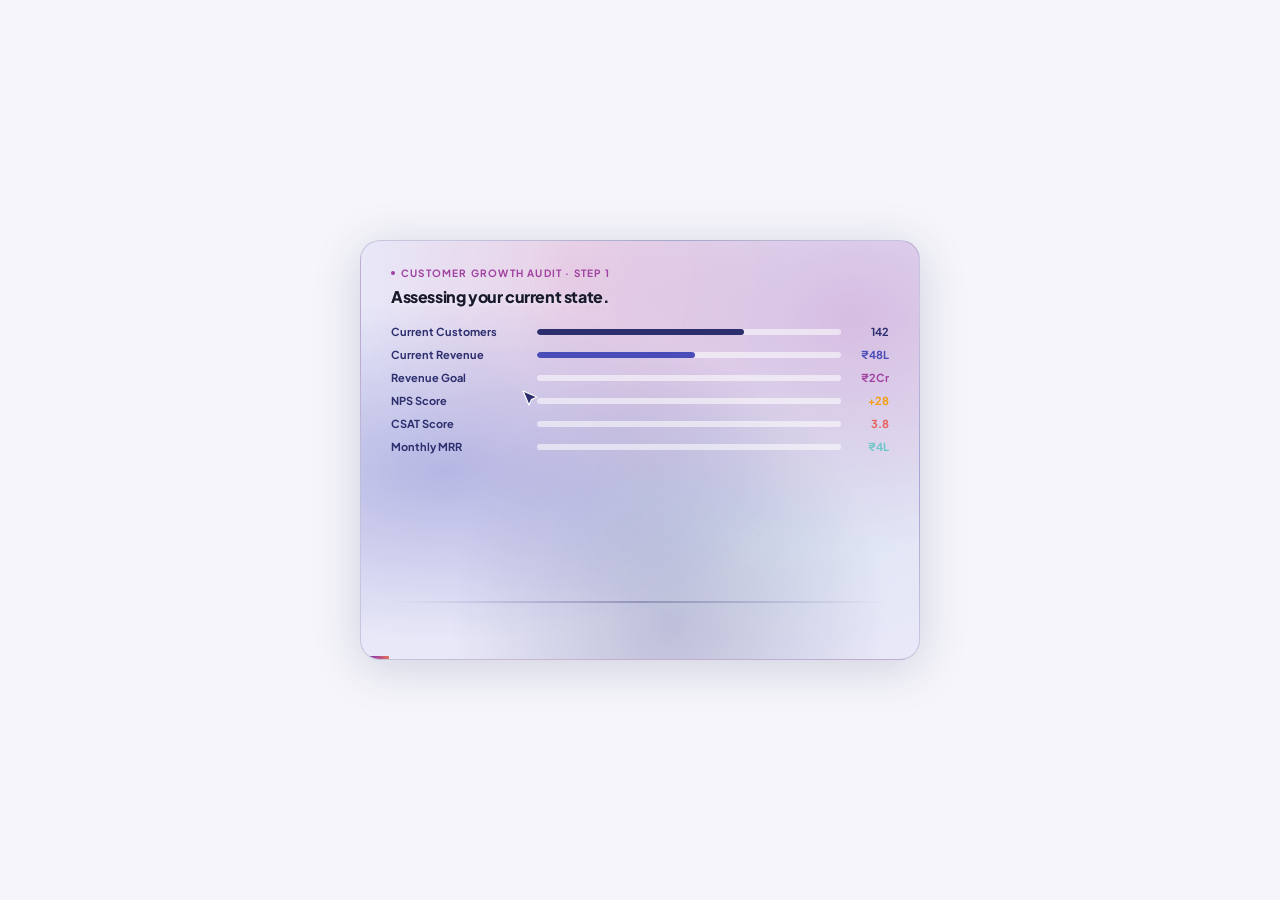
<file: assets/retentio-audit-animation.html>
<!DOCTYPE html>
<html lang="en">
<head>
<meta charset="UTF-8">
<meta name="viewport" content="width=device-width, initial-scale=1.0">
<title>Retentio — Audit Animation v3</title>
<link href="https://fonts.googleapis.com/css2?family=Plus+Jakarta+Sans:wght@400;500;600;700;800&display=swap" rel="stylesheet">
<style>
*, *::before, *::after { box-sizing: border-box; margin: 0; padding: 0; }

body {
  font-family: 'Plus Jakarta Sans', sans-serif;
  background: #F5F5FA;
  display: flex;
  align-items: center;
  justify-content: center;
  min-height: 100vh;
  padding: 40px 20px;
}

/* ── CONTAINER ── */
.anim-wrap {
  width: 560px;
  height: 420px;
  background:
    radial-gradient(ellipse at 15% 55%, rgba(74,77,184,0.32) 0%, transparent 52%),
    radial-gradient(ellipse at 88% 18%, rgba(160,64,160,0.26) 0%, transparent 48%),
    radial-gradient(ellipse at 55% 92%, rgba(45,46,110,0.22) 0%, transparent 50%),
    radial-gradient(ellipse at 38% 8%,  rgba(232,64,122,0.14) 0%, transparent 44%),
    radial-gradient(ellipse at 75% 65%, rgba(110,198,200,0.10) 0%, transparent 40%),
    #E8E8F8;
  border: 1.5px solid rgba(45,46,110,0.18);
  border-radius: 20px;
  position: relative;
  overflow: hidden;
  box-shadow: 0 8px 48px rgba(45,46,110,0.18);
}

/* ── SCENE — all hidden by default ── */
.scene {
  position: absolute;
  inset: 0;
  padding: 26px 30px;
  /* CRITICAL: display none = zero overlap, zero ghosting */
  display: none;
  opacity: 1;
  /* Scenes sit on top of mesh — transparent bg */
  background: transparent;
}

/* Only one scene visible at a time */
.scene.visible {
  display: block;
}

/* Fade in only — no stacking transitions */
@keyframes fadeUp {
  from { opacity: 0; transform: translateY(12px); }
  to   { opacity: 1; transform: translateY(0); }
}
.scene.fade-in {
  animation: fadeUp 0.5s cubic-bezier(0.22,1,0.36,1) both;
}

/* ── SHARED LABELS ── */
.s-eyebrow {
  font-size: 10px;
  font-weight: 700;
  letter-spacing: 0.12em;
  text-transform: uppercase;
  color: #A040A0;
  margin-bottom: 8px;
  display: flex;
  align-items: center;
  gap: 6px;
}
.s-eyebrow::before {
  content: '';
  width: 4px; height: 4px;
  border-radius: 50%;
  background: #A040A0;
  display: inline-block;
  flex-shrink: 0;
}

.s-title {
  font-size: 16px;
  font-weight: 800;
  color: #1A1A2E;
  letter-spacing: -0.025em;
  line-height: 1.25;
  margin-bottom: 18px;
  text-shadow: 0 1px 3px rgba(255,255,255,0.6);
}

/* ══════════════════════
   SCENE 1 — ASSESS
══════════════════════ */
.metric-list { display: flex; flex-direction: column; gap: 10px; }

.metric-row {
  display: flex;
  align-items: center;
  gap: 10px;
}

.m-label {
  font-size: 11px;
  font-weight: 700;
  color: #2D2E6E;
  width: 136px;
  flex-shrink: 0;
}

.m-track {
  flex: 1;
  height: 6px;
  background: rgba(255,255,255,0.55);
  border-radius: 9999px;
  overflow: hidden;
}

.m-bar {
  height: 100%;
  border-radius: 9999px;
  width: 0%;
  transition: width 1s cubic-bezier(0.22,1,0.36,1);
}

.m-val {
  font-size: 11px;
  font-weight: 700;
  width: 38px;
  text-align: right;
  flex-shrink: 0;
}

.scan-line {
  position: absolute;
  left: 30px; right: 30px;
  height: 1.5px;
  background: linear-gradient(90deg, transparent, rgba(45,46,110,0.3), transparent);
  border-radius: 9999px;
  pointer-events: none;
}

/* ══════════════════════
   SCENE 2 — PRIORITISE
══════════════════════ */
.bubble-stage {
  position: relative;
  height: 268px;
}

.bub {
  position: absolute;
  border-radius: 50%;
  display: flex;
  align-items: center;
  justify-content: center;
  font-size: 10px;
  font-weight: 700;
  letter-spacing: 0.03em;
  text-transform: uppercase;
  text-align: center;
  line-height: 1.35;
  padding: 8px;
  border: 2px solid transparent;
  transform: scale(0);
  opacity: 0;
}

@keyframes popIn {
  0%   { transform: scale(0);    opacity: 0; }
  60%  { transform: scale(1.12); opacity: 1; }
  80%  { transform: scale(0.95); }
  100% { transform: scale(1);    opacity: 1; }
}

.bub.gap      { background:rgba(255,251,235,0.92); border-color:#F59E0B; color:#92400E; }
.bub.opp      { background:rgba(240,253,250,0.92); border-color:#6EC6C8; color:#0F766E; }
.bub.priority { background:rgba(238,242,255,0.96); border-color:#2D2E6E; color:#2D2E6E;
                box-shadow: 0 0 0 5px rgba(45,46,110,0.15); }

@keyframes bubPulse {
  0%,100% { box-shadow: 0 0 0 0 rgba(245,158,11,0.3); }
  50%     { box-shadow: 0 0 0 8px rgba(245,158,11,0); }
}
.bub.gap.popped { animation: bubPulse 1.6s ease-in-out infinite; }

@keyframes priPulse {
  0%,100% { box-shadow: 0 0 0 5px rgba(45,46,110,0.12); }
  50%     { box-shadow: 0 0 0 12px rgba(45,46,110,0); }
}
.bub.priority.popped { animation: priPulse 1.8s ease-in-out infinite; }

.bub-legend {
  position: absolute;
  bottom: 0; left: 0; right: 0;
  display: flex; gap: 16px;
}
.bl { display: flex; align-items: center; gap: 5px;
      font-size: 10px; font-weight: 600; }
.bl-dot { width:7px; height:7px; border-radius:50%; display:inline-block; }

/* ══════════════════════
   SCENE 3 — READOUT
══════════════════════ */
.rs-grid {
  display: grid;
  grid-template-columns: repeat(3,1fr);
  gap: 10px;
  margin-bottom: 14px;
}

.rs-card {
  background: rgba(255,255,255,0.88);
  backdrop-filter: blur(10px);
  -webkit-backdrop-filter: blur(10px);
  border: 1.5px solid rgba(255,255,255,0.75);
  border-radius: 12px;
  padding: 14px 10px;
  text-align: center;
}

.rs-num {
  font-size: 34px;
  font-weight: 800;
  line-height: 1;
  letter-spacing: -2px;
  margin-bottom: 4px;
}

.rs-lbl {
  font-size: 10px;
  font-weight: 600;
  color: #64648A;
  text-transform: uppercase;
  letter-spacing: 0.06em;
}

.rs-card.g { border-color:#F59E0B; }
.rs-card.g .rs-num { color:#F59E0B; }
.rs-card.o { border-color:#6EC6C8; }
.rs-card.o .rs-num { color:#6EC6C8; }
.rs-card.p { border-color:#2D2E6E; }
.rs-card.p .rs-num { color:#2D2E6E; }

.readout-row {
  background: rgba(238,242,255,0.88);
  backdrop-filter: blur(8px);
  -webkit-backdrop-filter: blur(8px);
  border: 1.5px solid rgba(199,210,254,0.7);
  border-radius: 12px;
  padding: 12px 16px;
  display: flex;
  align-items: center;
  justify-content: space-between;
}

.rr-tag { font-size:10px; font-weight:700; color:#A040A0;
           letter-spacing:0.08em; text-transform:uppercase; margin-bottom:3px; }
.rr-name { font-size:14px; font-weight:800; color:#1A1A2E; }

.rr-check {
  display:flex; align-items:center; gap:5px;
  font-size:11px; font-weight:700; color:#0F766E;
}
.rr-circle {
  width:18px; height:18px; border-radius:50%;
  background:#6EC6C8;
  display:flex; align-items:center; justify-content:center;
  flex-shrink:0;
}
.ck-path {
  stroke-dasharray:14;
  stroke-dashoffset:14;
  transition: stroke-dashoffset 0.5s ease 0.4s;
}
.ck-path.drawn { stroke-dashoffset:0; }

/* ══════════════════════
   SCENE 4 — PROGRAMME
══════════════════════ */
.prog-list { display:flex; flex-direction:column; gap:10px; }

.prog-row {
  display:flex; align-items:center; gap:12px;
  background:rgba(255,255,255,0.88);
  backdrop-filter: blur(10px);
  -webkit-backdrop-filter: blur(10px);
  border:1.5px solid rgba(255,255,255,0.75);
  border-radius:12px;
  padding:12px 14px;
  opacity:0;
  transform:translateX(-16px);
}
/* Animate in via JS adding class */
@keyframes slideIn {
  from { opacity:0; transform:translateX(-16px); }
  to   { opacity:1; transform:translateX(0); }
}
.prog-row.show {
  animation: slideIn 0.45s cubic-bezier(0.22,1,0.36,1) forwards;
}
.prog-row.hi { border-color:#2D2E6E; background:#EEF2FF; }

.pr-num {
  width:28px; height:28px; border-radius:50%;
  background:#E8E8F4; color:#64648A;
  font-size:11px; font-weight:800;
  display:flex; align-items:center; justify-content:center;
  flex-shrink:0;
}
.prog-row.hi .pr-num { background:#2D2E6E; color:white; }

.pr-body { flex:1; }
.pr-name { font-size:13px; font-weight:700; color:#1A1A2E; margin-bottom:2px; }
.pr-meta { font-size:11px; color:#94A3B8; }

.pr-tag {
  font-size:10px; font-weight:700;
  padding:3px 9px; border-radius:9999px;
  white-space:nowrap; flex-shrink:0;
}

.prog-note {
  background:rgba(255,255,255,0.80);
  backdrop-filter: blur(8px);
  -webkit-backdrop-filter: blur(8px);
  border:1.5px solid rgba(255,255,255,0.65);
  border-radius:10px;
  padding:10px 14px;
  font-size:11px;
  color:#64648A;
  display:flex;
  align-items:center;
  gap:8px;
  opacity:0;
}
@keyframes fadeNote {
  from { opacity:0; }
  to   { opacity:1; }
}
.prog-note.show { animation: fadeNote 0.4s ease 0.2s forwards; }

/* ══════════════════════
   SCENE 5 — CTA
══════════════════════ */
.cta-wrap {
  display:flex; flex-direction:column;
  align-items:center; justify-content:center;
  height:100%; text-align:center; gap:0;
  padding: 0 20px;
}

.cta-logo-box {
  width:60px; height:60px;
  border-radius:18px;
  background:rgba(255,255,255,0.92);
  backdrop-filter:blur(8px);
  -webkit-backdrop-filter:blur(8px);
  border:1.5px solid rgba(255,255,255,0.7);
  display:flex; align-items:center; justify-content:center;
  margin-bottom:16px;
  box-shadow:0 4px 20px rgba(45,46,110,0.10);
  overflow:hidden;
}

.cta-logo-box img { width:46px; height:auto; object-fit:contain; }

.cta-h {
  font-size:19px; font-weight:800;
  color:#1A1A2E; letter-spacing:-0.03em;
  margin-bottom:8px; line-height:1.2;
}

.cta-p {
  font-size:13px; color:#64648A;
  line-height:1.65; max-width:290px;
  margin-bottom:22px;
}

.cta-btn {
  display:inline-flex; align-items:center; gap:8px;
  font-family:'Plus Jakarta Sans',sans-serif;
  font-size:14px; font-weight:700;
  color:white; background:#2D2E6E;
  padding:12px 28px; border-radius:9999px;
  border:none; cursor:pointer;
  text-decoration:none; letter-spacing:0.01em;
}

@keyframes btnGlow {
  0%   { box-shadow:0 0 0 0 rgba(45,46,110,0.45); }
  70%  { box-shadow:0 0 0 14px rgba(45,46,110,0); }
  100% { box-shadow:0 0 0 0 rgba(45,46,110,0); }
}
.cta-btn.glow { animation: btnGlow 1.6s ease; }

/* ── CURSOR ── */
.cur {
  position:absolute;
  width:18px; height:18px;
  pointer-events:none;
  z-index:20;
  opacity:0;
  /* smooth movement via JS */
  transition: left 0.42s cubic-bezier(0.22,1,0.36,1),
              top  0.42s cubic-bezier(0.22,1,0.36,1),
              opacity 0.25s ease;
}

/* ── PROGRESS BAR ── */
.pbar {
  position:absolute;
  bottom:0; left:0;
  height:3px; width:0%;
  background:linear-gradient(90deg,#2D2E6E,#A040A0,#E8735A);
  border-radius:0 0 0 20px;
}
</style>
</head>
<body>

<div class="anim-wrap" id="aw">

  <!-- Cursor -->
  <div class="cur" id="cur">
    <svg viewBox="0 0 18 18" fill="none" xmlns="http://www.w3.org/2000/svg">
      <path d="M2 2L8 16L10.5 10.5L16 8L2 2Z" fill="#2D2E6E" stroke="white" stroke-width="1.2" stroke-linejoin="round"/>
    </svg>
  </div>

  <!-- ════ SCENE 1 ════ -->
  <div class="scene" id="sc1">
    <div class="s-eyebrow">Customer Growth Audit · Step 1</div>
    <div class="s-title">Assessing your current state.</div>
    <div class="metric-list">
      <div class="metric-row">
        <span class="m-label">Current Customers</span>
        <div class="m-track"><div class="m-bar" style="background:#2D2E6E" data-w="68"></div></div>
        <span class="m-val" style="color:#2D2E6E">142</span>
      </div>
      <div class="metric-row">
        <span class="m-label">Current Revenue</span>
        <div class="m-track"><div class="m-bar" style="background:#4A4DB8" data-w="52"></div></div>
        <span class="m-val" style="color:#4A4DB8">₹48L</span>
      </div>
      <div class="metric-row">
        <span class="m-label">Revenue Goal</span>
        <div class="m-track"><div class="m-bar" style="background:#A040A0" data-w="88"></div></div>
        <span class="m-val" style="color:#A040A0">₹2Cr</span>
      </div>
      <div class="metric-row">
        <span class="m-label">NPS Score</span>
        <div class="m-track"><div class="m-bar" style="background:#F59E0B" data-w="36"></div></div>
        <span class="m-val" style="color:#F59E0B">+28</span>
      </div>
      <div class="metric-row">
        <span class="m-label">CSAT Score</span>
        <div class="m-track"><div class="m-bar" style="background:#E8605A" data-w="42"></div></div>
        <span class="m-val" style="color:#E8605A">3.8</span>
      </div>
      <div class="metric-row">
        <span class="m-label">Monthly MRR</span>
        <div class="m-track"><div class="m-bar" style="background:#6EC6C8" data-w="58"></div></div>
        <span class="m-val" style="color:#6EC6C8">₹4L</span>
      </div>
    </div>
    <div class="scan-line" id="scanLine" style="top:80px"></div>
  </div>

  <!-- ════ SCENE 2 ════ -->
  <div class="scene" id="sc2">
    <div class="s-eyebrow">Gaps & Opportunities · Step 2</div>
    <div class="s-title">Identifying what matters most.</div>
    <div class="bubble-stage">
      <div class="bub gap"      id="b1" style="width:78px;height:78px;left:18px;top:16px">No<br>Advocates</div>
      <div class="bub gap"      id="b2" style="width:70px;height:70px;left:108px;top:54px">Weak<br>Proof</div>
      <div class="bub gap"      id="b3" style="width:66px;height:66px;left:192px;top:14px">Low<br>NPS</div>
      <div class="bub gap"      id="b4" style="width:62px;height:62px;left:270px;top:56px">No<br>Refs</div>
      <div class="bub priority" id="b5" style="width:100px;height:100px;left:354px;top:8px;font-size:11px">Champion<br>Programme</div>
      <div class="bub opp"      id="b6" style="width:74px;height:74px;left:362px;top:124px">Case<br>Studies</div>
      <div class="bub-legend">
        <span class="bl"><span class="bl-dot" style="background:#F59E0B"></span><span style="color:#92400E">4 gaps found</span></span>
        <span class="bl"><span class="bl-dot" style="background:#6EC6C8"></span><span style="color:#0F766E">2 opportunities</span></span>
        <span class="bl"><span class="bl-dot" style="background:#2D2E6E"></span><span style="color:#2D2E6E">1 priority</span></span>
      </div>
    </div>
  </div>

  <!-- ════ SCENE 3 ════ -->
  <div class="scene" id="sc3">
    <div class="s-eyebrow">Executive Readout · Step 3</div>
    <div class="s-title">Clear direction. Ready to act.</div>
    <div class="rs-grid">
      <div class="rs-card g"><div class="rs-num" id="cn1">0</div><div class="rs-lbl">Gaps Found</div></div>
      <div class="rs-card o"><div class="rs-num" id="cn2">0</div><div class="rs-lbl">Opportunities</div></div>
      <div class="rs-card p"><div class="rs-num" id="cn3">0</div><div class="rs-lbl">Priority</div></div>
    </div>
    <div class="readout-row">
      <div>
        <div class="rr-tag">Top priority identified</div>
        <div class="rr-name">Champion Programme</div>
      </div>
      <div class="rr-check">
        <div class="rr-circle">
          <svg width="10" height="8" viewBox="0 0 10 8" fill="none">
            <path id="ckp" class="ck-path" d="M1 4L3.5 6.5L9 1"
              stroke="white" stroke-width="1.8" stroke-linecap="round" stroke-linejoin="round"/>
          </svg>
        </div>
        Readout ready
      </div>
    </div>
    <div style="margin-top:10px;font-size:11px;color:#94A3B8;font-style:italic;text-align:center">
      Executive readout session scheduled · Programme direction confirmed
    </div>
  </div>

  <!-- ════ SCENE 4 ════ -->
  <div class="scene" id="sc4">
    <div class="s-eyebrow">Your Programme · Next 90 Days</div>
    <div class="s-title">What gets built. When. What it drives.</div>
    <div class="prog-list">
      <div class="prog-row hi" id="p1">
        <div class="pr-num">01</div>
        <div class="pr-body">
          <div class="pr-name">Champion Programme</div>
          <div class="pr-meta">Weeks 1–4 · First reference calls in 30 days</div>
        </div>
        <span class="pr-tag" style="background:#EEF2FF;color:#2D2E6E">↑ Revenue</span>
      </div>
      <div class="prog-row" id="p2">
        <div class="pr-num">02</div>
        <div class="pr-body">
          <div class="pr-name">Case Study Engine</div>
          <div class="pr-meta">Weeks 3–6 · First story published in 30 days</div>
        </div>
        <span class="pr-tag" style="background:#FDF4FF;color:#A040A0">↑ Proof</span>
      </div>
      <div class="prog-row" id="p3">
        <div class="pr-num">03</div>
        <div class="pr-body">
          <div class="pr-name">Engagement Campaigns</div>
          <div class="pr-meta">Weeks 4–8 · NPS lift + expansion signals</div>
        </div>
        <span class="pr-tag" style="background:#F0FDFA;color:#0F766E">↑ Engagement</span>
      </div>
    </div>
    <div class="prog-note" id="progNote">
      <span style="width:6px;height:6px;border-radius:50%;background:#6EC6C8;display:inline-block;flex-shrink:0"></span>
      Delivered in 30-day cycles · All programmes built and run by Retentio
    </div>
  </div>

  <!-- ════ SCENE 5 ════ -->
  <div class="scene" id="sc5">
    <div class="cta-wrap">
      <div class="cta-logo-box">
        <img src="retentio-logo.png" alt="Retentio"
          onerror="this.outerHTML='<span style=\'font-size:18px;font-weight:800;font-style:italic;background:linear-gradient(135deg,#2D2E6E,#A040A0);-webkit-background-clip:text;-webkit-text-fill-color:transparent\'>R</span>'">
      </div>
      <div class="cta-h">Find where your customer growth can go next.</div>
      <div class="cta-p">A focused audit of your customers, advocacy, proof, lifecycle and engagement opportunities.</div>
      <a href="contact.html" class="cta-btn" id="ctaBtn">Talk to us →</a>
    </div>
  </div>

  <!-- Progress bar -->
  <div class="pbar" id="pbar"></div>

</div>

<script>
'use strict';

/* ── TIMING ── */
const DURATIONS = [4500, 4000, 4000, 4500, 3500];
const TOTAL = DURATIONS.reduce((a,b)=>a+b,0);
const FADE = 480;

let running = false;
let progRAF = null;
let progStart = 0;

/* ── UTILS ── */
const $ = id => document.getElementById(id);
const wait = ms => new Promise(r => setTimeout(r, ms));

/* ── PROGRESS BAR ── */
function startProg() {
  const bar = $('pbar');
  bar.style.transition = 'none';
  bar.style.width = '0%';
  progStart = performance.now();
  cancelAnimationFrame(progRAF);
  function tick(now) {
    const pct = Math.min(((now - progStart) / TOTAL) * 100, 100);
    bar.style.width = pct + '%';
    if (pct < 100) progRAF = requestAnimationFrame(tick);
  }
  progRAF = requestAnimationFrame(tick);
}

/* ── CURSOR ── */
const curEl = $('cur');
function hideCur() { curEl.style.opacity = '0'; }
async function moveCur(x, y) {
  curEl.style.opacity = '1';
  curEl.style.left = x + 'px';
  curEl.style.top  = y + 'px';
  await wait(460);
}

/* ── SCENE SWITCH — clean, no overlap ── */
function showOnly(id) {
  /* Hide ALL scenes instantly — display:none removes from paint */
  document.querySelectorAll('.scene').forEach(s => {
    s.classList.remove('visible','fade-in');
    s.style.display = 'none';
  });
  /* Show target */
  const el = $(id);
  el.style.display = 'block';
  /* Force reflow so animation triggers */
  void el.offsetWidth;
  el.classList.add('visible','fade-in');
}

/* ── SCENE 1 — ASSESS ── */
async function runScene1() {
  hideCur();
  showOnly('sc1');

  /* Reset bars */
  document.querySelectorAll('#sc1 .m-bar').forEach(b => {
    b.style.transition = 'none';
    b.style.width = '0%';
  });

  /* Animate scan line */
  const scan = $('scanLine');
  scan.style.transition = 'none';
  scan.style.top = '76px';
  await wait(300);
  scan.style.transition = 'top 3.6s linear';
  scan.style.top = '360px';

  /* Stagger bars */
  const bars = document.querySelectorAll('#sc1 .m-bar');
  bars.forEach((b, i) => {
    setTimeout(() => {
      b.style.transition = 'width 1s cubic-bezier(0.22,1,0.36,1)';
      b.style.width = b.dataset.w + '%';
    }, 250 + i * 290);
  });

  /* Cursor sweeps rows */
  await wait(600);
  const rowY = [148,178,208,238,268,298];
  for (const y of rowY) {
    await moveCur(160, y);
  }
  hideCur();
}

/* ── SCENE 2 — PRIORITISE ── */
async function runScene2() {
  hideCur();
  showOnly('sc2');

  /* Reset bubbles */
  ['b1','b2','b3','b4','b5','b6'].forEach(id => {
    const b = $(id);
    b.style.animation = 'none';
    b.style.transform = 'scale(0)';
    b.style.opacity = '0';
    b.classList.remove('popped');
  });

  await wait(200);

  /* Pop in sequence */
  const seq = [
    { id:'b1', delay:150 },
    { id:'b2', delay:320 },
    { id:'b3', delay:490 },
    { id:'b4', delay:650 },
    { id:'b5', delay:850 },
    { id:'b6', delay:1050 },
  ];

  seq.forEach(({ id, delay }) => {
    setTimeout(() => {
      const b = $(id);
      b.style.animation = 'popIn 0.55s cubic-bezier(0.34,1.56,0.64,1) forwards';
      setTimeout(() => {
        b.classList.add('popped');
      }, delay + 600);
    }, delay);
  });

  /* Cursor to priority bubble */
  await wait(1500);
  await moveCur(395, 55);
  await wait(500);
  await moveCur(405, 65);
  await wait(400);
  hideCur();
}

/* ── SCENE 3 — READOUT ── */
async function runScene3() {
  hideCur();
  showOnly('sc3');

  /* Reset counters */
  $('cn1').textContent = '0';
  $('cn2').textContent = '0';
  $('cn3').textContent = '0';
  $('ckp').classList.remove('drawn');

  await wait(400);

  /* Count up */
  async function countTo(elId, target, totalMs) {
    const el = $(elId);
    const interval = totalMs / target;
    for (let i = 1; i <= target; i++) {
      await wait(interval);
      el.textContent = i;
    }
  }

  countTo('cn1', 4, 700);
  await wait(200);
  countTo('cn2', 2, 500);
  await wait(200);
  countTo('cn3', 1, 300);

  /* Draw check */
  await wait(900);
  $('ckp').classList.add('drawn');
}

/* ── SCENE 4 — PROGRAMME ── */
async function runScene4() {
  hideCur();
  showOnly('sc4');

  /* Reset rows */
  ['p1','p2','p3'].forEach(id => {
    const el = $(id);
    el.classList.remove('show');
    el.style.animation = 'none';
    el.style.opacity = '0';
  });
  const note = $('progNote');
  note.classList.remove('show');
  note.style.animation = 'none';
  note.style.opacity = '0';

  await wait(300);

  /* Slide in staggered */
  ['p1','p2','p3'].forEach((id, i) => {
    setTimeout(() => {
      const el = $(id);
      el.style.animation = '';
      void el.offsetWidth;
      el.classList.add('show');
    }, i * 480);
  });

  await wait(1700);
  note.style.animation = '';
  void note.offsetWidth;
  note.classList.add('show');
}

/* ── SCENE 5 — CTA ── */
async function runScene5() {
  hideCur();
  showOnly('sc5');
  await wait(1200);
  const btn = $('ctaBtn');
  btn.classList.add('glow');
  await wait(1700);
  btn.classList.remove('glow');
}

/* ── MAIN LOOP ── */
async function loop() {
  running = true;
  startProg();

  const scenes = [
    { fn: runScene1, dur: DURATIONS[0] },
    { fn: runScene2, dur: DURATIONS[1] },
    { fn: runScene3, dur: DURATIONS[2] },
    { fn: runScene4, dur: DURATIONS[3] },
    { fn: runScene5, dur: DURATIONS[4] },
  ];

  for (const { fn, dur } of scenes) {
    await fn();
    await wait(dur - FADE);
    /* Fade out current scene before switch */
    const cur = document.querySelector('.scene.visible');
    if (cur) {
      cur.style.transition = 'opacity 0.4s ease';
      cur.style.opacity = '0';
      await wait(420);
      cur.style.transition = '';
      cur.style.opacity = '';
    }
  }

  /* Seamless loop */
  await wait(200);
  loop();
}

loop();
</script>
</body>
</html>
</file>
<file: css/global.css>
/* Retentio ? shared styles extracted from solutions.html (Phase 2) */

:root{
  --ink:#171827;
  --muted:#626580;
  --line:#e8e8f0;
  --paper:#fbfbfd;
  --white:#fff;
  --navy:#2d2e6e;
  --pink:#a447a6;
  --teal:#56bfc3;
}
*{box-sizing:border-box}
html{scroll-behavior:smooth}
body{margin:0;font-family:'Plus Jakarta Sans',sans-serif;color:var(--ink);background:var(--paper)}
a{text-decoration:none;color:inherit}
.container{width:min(1180px,calc(100% - 48px));margin:auto}

.nav{
  height:72px;position:sticky;top:0;z-index:40;
  background:rgba(251,251,253,.94);
  backdrop-filter:blur(14px);
  border-bottom:1px solid var(--line)
}
.nav-inner{height:100%;display:flex;align-items:center;justify-content:space-between}
.brand{display:flex;align-items:center;gap:10px;font-weight:800;letter-spacing:-.02em}
.brand img{width:31px;height:31px;object-fit:contain}
.nav-links{display:flex;align-items:center;gap:28px;font-size:13px;font-weight:600;color:#54556e}
.nav-links a:hover{color:var(--navy)}
.nav-dropdown{position:relative}
.nav-dropdown-toggle{display:inline-flex;align-items:center;gap:5px}
.nav-caret{display:inline-block;font-size:9px;line-height:1;opacity:.7}
.nav-dropdown-menu{
  display:none;position:absolute;top:calc(100% + 8px);left:0;
  min-width:292px;padding:8px;background:#fff;
  border:1px solid var(--line);border-radius:12px;
  box-shadow:0 10px 28px rgba(45,46,110,.12);z-index:30
}
.nav-dropdown-menu::before{content:"";position:absolute;top:-10px;left:0;right:0;height:10px}
.nav-dropdown:hover .nav-dropdown-menu,
.nav-dropdown:focus-within .nav-dropdown-menu,
.nav-dropdown.open .nav-dropdown-menu{display:block}
.nav-links .nav-dropdown-menu a{
  display:block;padding:8px 12px;border-radius:8px;
  font-size:13px;font-weight:600;color:#54556e;white-space:nowrap
}
.nav-links .nav-dropdown-menu a:hover{background:#f5f5fa;color:var(--navy)}
.nav-dropdown-menu-compact{min-width:180px}
.nav-links .is-current{color:var(--navy)}
.nav-links .nav-dropdown-menu a.is-current{color:var(--navy);background:#f5f5fa}
.nav-end{display:flex;align-items:center;gap:12px}
.nav-mobile-toggle{
  display:none;flex-direction:column;gap:5px;cursor:pointer;
  padding:8px;background:none;border:none
}
.nav-mobile-toggle span{
  width:22px;height:2px;background:var(--navy);border-radius:999px;display:block
}
.nav-mobile{
  display:none;position:fixed;top:72px;left:0;right:0;
  background:#fff;border-bottom:1px solid var(--line);
  padding:16px 24px;flex-direction:column;gap:4px;z-index:25;
  box-shadow:0 8px 32px rgba(45,46,110,.12)
}
.nav-mobile.open{display:flex}
.nav-mobile a{
  font-size:15px;font-weight:600;color:var(--ink);
  padding:10px 14px;border-radius:10px
}
.nav-mobile a:hover{background:#f5f5fa}
.nav-mobile-sub-toggle{
  display:flex;align-items:center;justify-content:space-between;width:100%;
  font:inherit;font-size:15px;font-weight:600;color:var(--ink);
  padding:10px 14px;border:0;background:none;border-radius:10px;
  cursor:pointer;text-align:left
}
.nav-mobile-sub-toggle:hover{background:#f5f5fa}
.nav-mobile-sub{display:none;flex-direction:column;padding:2px 0 8px 8px}
.nav-mobile-item.open .nav-mobile-sub{display:flex}
.nav-mobile-sub a{font-size:14px;font-weight:600;color:#54556e;padding:8px 14px}
.nav-cta{
  background:var(--navy);color:#fff;border-radius:999px;
  padding:10px 16px;font-size:13px;font-weight:700
}
</file>
<file: css/about.css>
/* Retentio — About page */

.about-brand img {
  width: auto;
  height: 36px;
  object-fit: contain;
}

.nav-links .is-current {
  color: var(--navy);
}

.nav-dropdown-menu-compact {
  min-width: 180px;
}

.nav-links .nav-dropdown-menu a.is-current {
  color: var(--navy);
  background: #f5f5fa;
}

.nav-mobile .nav-cta {
  margin-top: 8px;
  text-align: center;
}

.about-hero {
  position: relative;
  overflow: hidden;
  padding: 100px 0 84px;
  background:
    radial-gradient(ellipse 80% 70% at 100% 0%, rgba(164, 71, 166, 0.08) 0%, transparent 55%),
    radial-gradient(ellipse 60% 50% at 0% 100%, rgba(45, 46, 110, 0.07) 0%, transparent 50%),
    linear-gradient(180deg, #fbfbfd 0%, #f5f4fa 100%);
  border-bottom: 1px solid var(--line);
}

.about-hero::after {
  content: "";
  position: absolute;
  right: min(-4vw, -24px);
  top: 8%;
  width: min(42vw, 480px);
  height: min(42vw, 480px);
  border-radius: 50%;
  background: radial-gradient(circle, rgba(164, 71, 166, 0.14) 0%, rgba(45, 46, 110, 0.05) 46%, transparent 72%);
  pointer-events: none;
}

.about-hero .container {
  position: relative;
  z-index: 1;
}

.about-hero-lines {
  margin: 0;
  max-width: 58ch;
  font-size: clamp(36px, 6.2vw, 72px);
  font-weight: 800;
  line-height: 1.08;
  letter-spacing: -0.055em;
}

.about-hero-lines span {
  display: block;
  color: var(--ink);
}

.about-hero-lines span + span {
  margin-top: 0.18em;
}

.about-hero-emphasis {
  color: var(--pink) !important;
  font-style: italic;
  font-weight: 800;
}

.about-hero-support {
  max-width: 38em;
  margin: 32px 0 0;
  color: var(--muted);
  font-size: clamp(17px, 2vw, 20px);
  font-weight: 500;
  line-height: 1.7;
}

.about-eyebrow {
  margin: 0 0 22px;
  font-size: 11px;
  font-weight: 800;
  letter-spacing: 0.15em;
  text-transform: uppercase;
  color: #777890;
}

.about-story {
  padding: 80px 0 36px;
  scroll-margin-top: 88px;
}

.about-story .container {
  position: relative;
}

.about-story .container::after {
  content: "";
  position: absolute;
  top: 8px;
  right: 0;
  width: min(14%, 140px);
  height: calc(100% - 16px);
  border-right: 1px solid var(--line);
  background: linear-gradient(180deg, rgba(45, 46, 110, 0.04) 0%, transparent 70%);
  pointer-events: none;
}

.about-story-inner {
  position: relative;
  z-index: 1;
  max-width: 62em;
  margin-left: 0;
}

.about-story-lead,
.about-story-body {
  margin: 0;
  color: var(--muted);
  font-size: 18px;
  line-height: 1.8;
}

.about-story-own {
  margin: 40px 0 36px;
  font-size: clamp(32px, 4.5vw, 52px);
  font-weight: 800;
  line-height: 1.12;
  letter-spacing: -0.045em;
  color: var(--navy);
}

.about-story-body {
  margin-bottom: 32px;
}

.about-story-diff {
  padding-top: 28px;
  border-top: 1px solid var(--line);
}

.about-story-diff p {
  margin: 0;
  color: var(--muted);
  font-size: 17px;
  line-height: 1.75;
}

.about-brand-line {
  display: block;
  margin-top: 16px;
  color: var(--navy);
  font-size: clamp(26px, 3.4vw, 36px);
  font-weight: 800;
  line-height: 1.15;
  letter-spacing: -0.035em;
}

.about-brand-line + .about-brand-line {
  margin-top: 6px;
  color: var(--pink);
  font-style: italic;
}

.about-work {
  padding: 20px 0 80px;
  scroll-margin-top: 88px;
}

.about-work-intro {
  max-width: 62em;
  margin: 0 0 28px;
  color: var(--muted);
  font-size: 18px;
  line-height: 1.8;
}

.retain-system {
  display: flex;
  flex-direction: column;
  gap: 14px;
  width: 100%;
  margin: 0 0 40px;
  padding: 4px 0 0;
}

.retain-os {
  display: grid;
  grid-template-columns: repeat(6, minmax(0, 1fr)) auto;
  align-items: stretch;
  gap: 8px;
  width: 100%;
  user-select: none;
}

.retain-os-letter {
  display: flex;
  align-items: center;
  justify-content: center;
  min-width: 0;
  height: 92px;
  padding: 0 6px;
  border-radius: 18px;
  box-shadow: 0 8px 28px rgba(45, 46, 110, 0.06);
  font-size: clamp(32px, 4.6vw, 52px);
  font-weight: 800;
  letter-spacing: -0.04em;
  color: #fff;
  transition: transform 0.25s ease, box-shadow 0.25s ease;
}

.retain-os-letter[data-letter="R"] { background: linear-gradient(135deg, #2d2e6e, #4a4db8); }
.retain-os-letter[data-letter="E"] { background: linear-gradient(135deg, #4a4db8, #6b4fbb); }
.retain-os-letter[data-letter="T"] { background: linear-gradient(135deg, #6b4fbb, #a040a0); }
.retain-os-letter[data-letter="A"] { background: linear-gradient(135deg, #a040a0, #c8407a); }
.retain-os-letter[data-letter="I"] { background: linear-gradient(135deg, #c8407a, #e8605a); }
.retain-os-letter[data-letter="N"] { background: linear-gradient(135deg, #e8605a, #e8735a); }

.retain-os-letter:hover {
  transform: translateY(-3px);
  box-shadow: 0 14px 32px rgba(45, 46, 110, 0.14);
}

.retain-os-tm {
  align-self: start;
  margin-top: 8px;
  font-size: 16px;
  font-weight: 700;
  line-height: 1;
  color: #777890;
}

.retain-components {
  display: grid;
  grid-template-columns: 1fr auto 1fr auto 1fr auto 1fr auto 1fr auto 1fr;
  align-items: center;
  width: 100%;
  margin: 0;
  padding-top: 4px;
  border-top: 1px solid var(--line);
  font-size: 13px;
  font-weight: 700;
  color: var(--navy);
  letter-spacing: -0.01em;
  text-align: center;
}

.retain-components span:nth-child(odd) {
  padding: 10px 4px 2px;
}

.retain-components span:nth-child(even) {
  color: #b0b1c4;
  font-weight: 600;
}

.about-process {
  display: block;
  margin: 0;
  padding-top: 8px;
  font-size: 18px;
  line-height: 1.5;
  color: var(--muted);
}

.about-process-steps,
.about-process-step,
.about-process-arrow,
.about-process-rest {
  display: inline;
}

.about-process-step {
  font-size: 22px;
  font-weight: 800;
  letter-spacing: -0.03em;
  color: var(--navy);
}

.about-process-arrow {
  color: var(--pink);
  font-weight: 700;
  font-size: 20px;
  padding: 0 0.35em;
}

.about-process-rest {
  font-weight: 500;
  margin-left: 0.3em;
}

.about-cta {
  position: relative;
  background: #1b1c2e;
  color: #fff;
  padding: 88px 0;
}

.about-cta::before {
  content: "";
  position: absolute;
  top: 0;
  left: 0;
  right: 0;
  height: 2px;
  background: linear-gradient(90deg, #56bfc3 0%, #a447a6 55%, transparent 100%);
}

.about-cta-line {
  max-width: 18em;
  margin: 0 0 28px;
  font-size: clamp(28px, 4.4vw, 52px);
  font-weight: 800;
  line-height: 1.12;
  letter-spacing: -0.045em;
}

.about-cta-mail {
  display: inline-flex;
  align-items: center;
  background: #fff;
  color: var(--navy);
  border-radius: 999px;
  padding: 14px 22px;
  font-size: 15px;
  font-weight: 700;
  transition: transform 0.2s ease, box-shadow 0.2s ease;
}

.about-cta-mail:hover {
  transform: translateY(-1px);
  box-shadow: 0 10px 24px rgba(0, 0, 0, 0.18);
}

.about-cta-mail:focus-visible {
  outline: 2px solid #56bfc3;
  outline-offset: 3px;
}

.site-footer {
  background: #1a1a2e;
  padding: 64px 0 28px;
  color: #fff;
}

.footer-grid {
  display: grid;
  grid-template-columns: 2fr 1fr 1fr 1fr;
  gap: 48px;
  padding-bottom: 48px;
  border-bottom: 1px solid rgba(255, 255, 255, 0.08);
  margin-bottom: 28px;
}

.footer-logo {
  display: flex;
  align-items: center;
  gap: 10px;
  margin-bottom: 16px;
}

.footer-logo-img {
  height: 40px;
  width: auto;
  display: block;
}

.footer-tagline {
  font-size: 13px;
  color: rgba(255, 255, 255, 0.4);
  line-height: 1.65;
  max-width: 220px;
  margin: 0 0 16px;
}

.footer-email {
  font-size: 13px;
  color: #6ec6c8;
  display: block;
  margin-bottom: 16px;
}

.footer-email:hover { color: #fff; }

.footer-social {
  display: flex;
  gap: 16px;
}

.footer-social a {
  font-size: 12px;
  color: rgba(255, 255, 255, 0.35);
  transition: color 0.2s;
}

.footer-social a:hover { color: #fff; }

.footer-col h3 {
  font-size: 11px;
  font-weight: 700;
  color: #fff;
  letter-spacing: 0.1em;
  text-transform: uppercase;
  margin: 0 0 20px;
}

.footer-col a {
  display: block;
  font-size: 13px;
  color: rgba(255, 255, 255, 0.4);
  margin-bottom: 10px;
  transition: color 0.2s;
}

.footer-col a:hover { color: #fff; }

.footer-bottom {
  display: flex;
  justify-content: space-between;
  align-items: center;
}

.footer-copy {
  margin: 0;
  font-size: 12px;
  color: rgba(255, 255, 255, 0.25);
}

@media (max-width: 1024px) {
  .about-story .container::after { display: none; }
  .footer-grid {
    grid-template-columns: 1fr 1fr;
    gap: 32px;
  }
}

@media (max-width: 900px) {
  .nav-links { display: none; }
  .nav-mobile-toggle { display: flex; }
  .about-hero { padding: 72px 0 56px; }
  .retain-os-letter {
    height: 64px;
    border-radius: 14px;
  }
}

@media (max-width: 768px) {
  .about-story { padding: 64px 0 28px; }
  .about-work { padding: 12px 0 64px; }
  .about-cta { padding: 64px 0; }
  .retain-os {
    grid-template-columns: repeat(3, minmax(0, 1fr));
  }
  .retain-os-tm { display: none; }
  .retain-components {
    display: flex;
    flex-wrap: wrap;
    justify-content: flex-start;
    gap: 4px 0;
    text-align: left;
  }
  .about-process-steps {
    display: flex;
    flex-direction: column;
    align-items: flex-start;
    gap: 6px;
  }
  .about-process-step,
  .about-process-arrow {
    display: block;
  }
  .about-process-arrow {
    transform: rotate(90deg);
    margin-left: 28px;
    padding: 0;
  }
  .about-process-rest {
    display: block;
    margin-top: 10px;
    margin-left: 0;
  }
  .footer-grid { grid-template-columns: 1fr; }
  .footer-bottom {
    flex-direction: column;
    align-items: flex-start;
    gap: 8px;
  }
}

@media (max-width: 600px) {
  .container { width: calc(100% - 32px); }
  .about-hero-lines { font-size: 32px; }
  .about-hero-support { font-size: 16px; margin-top: 24px; }
  .retain-os {
    grid-template-columns: repeat(3, minmax(0, 1fr));
    gap: 8px;
  }
  .retain-os-tm { display: none; }
  .retain-components { font-size: 12px; }
}

@media (prefers-reduced-motion: reduce) {
  .retain-os-letter {
    transition: none;
  }
}
</file>
<file: css/tools-shared.css>
/* Retentio — Standalone tool page styles (shared pattern across all Resources tools) */
[hidden] { display: none !important; }
.nav-links .is-current { color: var(--navy); }
.nav-dropdown-menu-compact { min-width: 180px; }
.about-brand img { width: auto; height: 36px; object-fit: contain; }

.tool-hero {
  padding: 84px 0 56px;
  background: linear-gradient(180deg, #fbfbfd 0%, #f5f4fa 100%);
  border-bottom: 1px solid var(--line);
}
.tool-eyebrow {
  margin: 0 0 18px;
  font-size: 11px;
  font-weight: 800;
  letter-spacing: 0.15em;
  text-transform: uppercase;
  color: #777890;
}
.tool-heading {
  margin: 0 0 16px;
  max-width: 26ch;
  font-size: clamp(28px, 3.8vw, 42px);
  font-weight: 800;
  line-height: 1.15;
  letter-spacing: -0.04em;
  color: var(--ink);
}
.tool-support {
  margin: 0 0 8px;
  max-width: 640px;
  color: var(--muted);
  font-size: 16px;
  line-height: 1.7;
}
.tool-repeat-note {
  margin-top: 16px;
  font-size: 12.5px;
  color: #9a9bb0;
  max-width: 640px;
  line-height: 1.6;
}

.tool-section { padding: 48px 0 90px; }
.tool-panel {
  display: grid;
  grid-template-columns: 1fr 1fr;
  gap: 32px;
  background: #fff;
  border: 1px solid var(--line);
  border-radius: 20px;
  padding: 36px;
  box-shadow: 0 12px 32px rgba(45, 46, 110, 0.05);
}

.tool-form { display: grid; grid-template-columns: 1fr 1fr; gap: 20px; align-content: start; }
.tool-field { display: flex; flex-direction: column; gap: 7px; }
.tool-field-full { grid-column: 1 / -1; }
.tool-field label { font-size: 12.5px; font-weight: 700; color: var(--ink); }
.tool-field input, .tool-field select, .tool-field textarea {
  font-family: 'Plus Jakarta Sans', sans-serif;
  font-size: 13.5px;
  padding: 10px 12px;
  border: 1px solid var(--line);
  border-radius: 10px;
  outline: none;
}
.tool-field input:focus, .tool-field select:focus, .tool-field textarea:focus {
  border-color: var(--navy);
  box-shadow: 0 0 0 3px rgba(45, 46, 110, 0.1);
}
.tool-context-note { font-weight: 500; color: #9a9bb0; text-transform: none; letter-spacing: 0; }
.required { color: var(--pink); }

.tool-tiles { display: flex; flex-wrap: wrap; gap: 8px; }
.tile-option { cursor: pointer; }
.tile-option input { position: absolute; opacity: 0; width: 1px; height: 1px; }
.tile-visual {
  display: inline-flex; align-items: center; gap: 8px;
  padding: 10px 14px; border: 1.5px solid var(--line); border-radius: 10px;
  background: #fff; transition: all 0.15s ease;
}
.tile-label { font-size: 13px; font-weight: 600; color: var(--ink); }
.tile-pts { font-size: 11px; font-weight: 800; padding: 2px 7px; border-radius: 999px; background: #f0eeff; color: var(--navy); }
.tile-option:hover .tile-visual { border-color: var(--navy); }
.tile-option input:checked + .tile-visual { border-color: var(--navy); background: var(--navy); }
.tile-option input:checked + .tile-visual .tile-label { color: #fff; }
.tile-option input:checked + .tile-visual .tile-pts { background: rgba(255,255,255,0.2); color: #fff; }
.tile-option input:focus-visible + .tile-visual { outline: 2px solid var(--navy); outline-offset: 2px; }

.tool-actions { grid-column: 1 / -1; display: flex; align-items: center; gap: 18px; margin-top: 6px; flex-wrap: wrap; }
.tool-submit {
  font-family: 'Plus Jakarta Sans', sans-serif;
  background: var(--navy); color: #fff; border: none; border-radius: 999px;
  padding: 14px 30px; font-size: 14px; font-weight: 700; cursor: pointer;
  transition: transform 0.2s ease, box-shadow 0.2s ease, opacity 0.2s ease;
  display: inline-flex; text-decoration: none; align-self: flex-start;
}
.tool-submit:hover { transform: translateY(-1px); box-shadow: 0 10px 24px rgba(45,46,110,0.18); }
.tool-submit:disabled { opacity: 0.6; cursor: not-allowed; transform: none; box-shadow: none; }
.tool-reset { font-family: 'Plus Jakarta Sans', sans-serif; background: none; border: none; color: var(--muted); font-size: 13px; font-weight: 600; cursor: pointer; text-decoration: underline; }
.tool-talk-link { margin-top: 4px; }

.tool-result-col { border-left: 1px solid var(--line); padding-left: 32px; display: flex; flex-direction: column; justify-content: center; }
.tool-result-placeholder { margin: 0; color: #9a9bb0; font-size: 14px; line-height: 1.7; }

.tool-leadgate { display: flex; flex-direction: column; gap: 14px; }
.tool-leadgate-intro { margin: 0; font-size: 14.5px; font-weight: 700; color: var(--ink); }
.tool-status { margin: 0; font-size: 13px; font-weight: 600; }
.tool-status[data-state="loading"] { color: var(--muted); }
.tool-status[data-state="error"] { color: #d9534f; }
.tool-status[data-state="success"] { color: #1c8a4e; }

.tool-tier { display: inline-flex; align-self: flex-start; font-size: 11px; font-weight: 800; letter-spacing: 0.06em; text-transform: uppercase; padding: 6px 14px; border-radius: 999px; margin-bottom: 14px; }
.tool-tier-not-ready { background: #fdeceb; color: #c0392b; }
.tool-tier-nurture { background: #fff6e0; color: #9a7b12; }
.tool-tier-ready { background: #e8f7ee; color: #1c8a4e; }
.tool-score { font-size: 13px; font-weight: 700; color: var(--muted); margin: 0 0 14px; }
.tool-final-body { font-size: 14.5px; line-height: 1.8; color: var(--ink); white-space: pre-wrap; }

@media (max-width: 900px) {
  .tool-panel { grid-template-columns: 1fr; }
  .tool-form { grid-template-columns: 1fr 1fr; }
  .tool-result-col { border-left: none; border-top: 1px solid var(--line); padding-left: 0; padding-top: 24px; }
}
@media (max-width: 600px) {
  .tool-form { grid-template-columns: 1fr; }
  .tool-panel { padding: 24px; }
  .tool-hero { padding: 64px 0 44px; }
  .tool-section { padding: 44px 0 72px; }
}
</file>
<file: css/contact.css>
/* Retentio — Contact page */

.nav-links .is-current {
  color: var(--navy);
}

.nav-dropdown-menu-compact {
  min-width: 180px;
}

.nav-links .nav-dropdown-menu a.is-current {
  color: var(--navy);
  background: #f5f5fa;
}

.about-brand img {
  width: auto;
  height: 36px;
  object-fit: contain;
}

.contact-hero {
  padding: 84px 0 56px;
  background: linear-gradient(180deg, #fbfbfd 0%, #f5f4fa 100%);
  border-bottom: 1px solid var(--line);
}

.contact-eyebrow {
  margin: 0 0 18px;
  font-size: 11px;
  font-weight: 800;
  letter-spacing: 0.15em;
  text-transform: uppercase;
  color: #777890;
}

.contact-heading {
  margin: 0 0 16px;
  max-width: 20ch;
  font-size: clamp(32px, 4.4vw, 48px);
  font-weight: 800;
  line-height: 1.12;
  letter-spacing: -0.045em;
  color: var(--ink);
}

.contact-support {
  margin: 0;
  max-width: 46em;
  color: var(--muted);
  font-size: 17px;
  line-height: 1.7;
}

.contact-form-section {
  padding: 64px 0 100px;
}

.contact-form-wrap {
  max-width: 720px;
}

.contact-form {
  display: grid;
  grid-template-columns: 1fr 1fr;
  gap: 22px 20px;
}

.contact-field {
  display: flex;
  flex-direction: column;
  gap: 8px;
}

.contact-field-full {
  grid-column: 1 / -1;
}

.contact-field label {
  font-size: 13px;
  font-weight: 700;
  color: var(--ink);
}

.contact-required {
  color: var(--pink);
}

.contact-field input,
.contact-field textarea {
  font-family: 'Plus Jakarta Sans', sans-serif;
  font-size: 15px;
  color: var(--ink);
  background: #fff;
  border: 1px solid var(--line);
  border-radius: 12px;
  padding: 13px 16px;
  outline: none;
  transition: border-color 0.15s ease, box-shadow 0.15s ease;
}

.contact-field textarea {
  resize: vertical;
  min-height: 120px;
  font-family: inherit;
}

.contact-field input:focus,
.contact-field textarea:focus {
  border-color: var(--navy);
  box-shadow: 0 0 0 3px rgba(45, 46, 110, 0.1);
}

.contact-field input:invalid:not(:placeholder-shown) {
  border-color: #d9534f;
}

/* Honeypot — visually hidden, still present in DOM/tab order-safe via tabindex=-1 */
.contact-hp {
  position: absolute;
  left: -9999px;
  width: 1px;
  height: 1px;
  overflow: hidden;
}

.contact-submit-row {
  grid-column: 1 / -1;
  display: flex;
  align-items: center;
  gap: 18px;
  margin-top: 6px;
  flex-wrap: wrap;
}

.contact-submit {
  font-family: 'Plus Jakarta Sans', sans-serif;
  background: var(--navy);
  color: #fff;
  border: none;
  border-radius: 999px;
  padding: 14px 30px;
  font-size: 14px;
  font-weight: 700;
  cursor: pointer;
  transition: transform 0.2s ease, box-shadow 0.2s ease, opacity 0.2s ease;
}

.contact-submit:hover {
  transform: translateY(-1px);
  box-shadow: 0 10px 24px rgba(45, 46, 110, 0.18);
}

.contact-submit:disabled {
  opacity: 0.6;
  cursor: not-allowed;
  transform: none;
  box-shadow: none;
}

.contact-status {
  margin: 0;
  font-size: 14px;
  font-weight: 600;
}

.contact-status[data-state="success"] { color: #1c8a4e; }
.contact-status[data-state="error"] { color: #d9534f; }

@media (max-width: 640px) {
  .contact-form {
    grid-template-columns: 1fr;
  }
  .contact-hero { padding: 64px 0 44px; }
  .contact-form-section { padding: 44px 0 72px; }
}
</file>
<file: css/resources.css>
/* Retentio — Resources directory page */

.nav-links .is-current { color: var(--navy); }
.nav-dropdown-menu-compact { min-width: 180px; }
.about-brand img { width: auto; height: 36px; object-fit: contain; }

.resources-hero {
  padding: 84px 0 56px;
  background: linear-gradient(180deg, #fbfbfd 0%, #f5f4fa 100%);
  border-bottom: 1px solid var(--line);
}
.resources-eyebrow {
  margin: 0 0 18px;
  font-size: 11px;
  font-weight: 800;
  letter-spacing: 0.15em;
  text-transform: uppercase;
  color: #777890;
}
.resources-heading {
  margin: 0 0 16px;
  max-width: 22ch;
  font-size: clamp(32px, 4.4vw, 48px);
  font-weight: 800;
  line-height: 1.12;
  letter-spacing: -0.045em;
  color: var(--ink);
}
.resources-support {
  margin: 0;
  max-width: 640px;
  color: var(--muted);
  font-size: 17px;
  line-height: 1.7;
}

.tools-grid-section { padding: 64px 0 100px; }
.tools-grid {
  display: grid;
  grid-template-columns: repeat(4, 1fr);
  gap: 20px;
}

.tool-card {
  display: flex;
  flex-direction: column;
  background: #fff;
  border: 1px solid var(--line);
  border-radius: 18px;
  padding: 26px 22px;
  text-decoration: none;
  color: inherit;
  transition: transform 0.2s ease, box-shadow 0.2s ease, border-color 0.2s ease;
}
.tool-card-live { cursor: pointer; }
.tool-card-live:hover {
  transform: translateY(-2px);
  box-shadow: 0 12px 28px rgba(45, 46, 110, 0.1);
  border-color: var(--navy);
}
.tool-card-soon { opacity: 0.7; }

.tool-card-status {
  align-self: flex-start;
  font-size: 10px;
  font-weight: 800;
  letter-spacing: 0.05em;
  text-transform: uppercase;
  color: #9a9bb0;
  background: #f2f2f6;
  padding: 4px 10px;
  border-radius: 999px;
  margin-bottom: 14px;
}
.tool-card-status-live {
  color: #fff;
  background: var(--navy);
}

.tool-card-title {
  margin: 0 0 10px;
  font-size: 17px;
  font-weight: 800;
  letter-spacing: -0.01em;
  color: var(--ink);
}
.tool-card-body {
  margin: 0 0 18px;
  color: var(--muted);
  font-size: 13.5px;
  line-height: 1.65;
  flex-grow: 1;
}
.tool-card-link {
  font-size: 13px;
  font-weight: 700;
  color: var(--navy);
}

@media (max-width: 1100px) {
  .tools-grid { grid-template-columns: repeat(2, 1fr); }
}
@media (max-width: 640px) {
  .tools-grid { grid-template-columns: 1fr; }
  .resources-hero { padding: 64px 0 44px; }
  .tools-grid-section { padding: 44px 0 72px; }
}
</file>
<file: css/solutions.css>
/* Retentio ? Solutions page styles extracted from solutions.html */

html{scroll-padding-top:100px}

.hero{
  padding:92px 0 78px;
  background:linear-gradient(180deg,#fbfbfd 0%,#f5f4fa 100%);
  border-bottom:1px solid var(--line)
}
.eyebrow{
  font-size:11px;letter-spacing:.15em;text-transform:uppercase;
  font-weight:800;color:#777890;margin-bottom:18px
}
.hero h1{
  font-size:clamp(44px,6vw,70px);line-height:1.03;
  letter-spacing:-.055em;max-width:900px;margin:0 0 22px
}
.hero h1 span{color:var(--pink);font-style:italic}
.hero p{
  max-width:790px;margin:0;color:var(--muted);
  font-size:18px;line-height:1.75
}

.intro{padding:76px 0 44px}
.intro-grid{
  display:grid;grid-template-columns:1fr 1.25fr;
  gap:74px;align-items:start
}
.intro h2{
  font-size:clamp(30px,4vw,47px);line-height:1.08;
  letter-spacing:-.045em;margin:0
}
.intro p{font-size:16px;line-height:1.8;color:var(--muted);margin:3px 0 0}

.programmes{padding:20px 0 112px}
.programme{
  display:grid;grid-template-columns:40% 60%;
  min-height:560px;border-top:1px solid var(--line);
  border-bottom:1px solid var(--line)
}

.visual{
  min-height:560px;
  padding:20px 18px;
  display:flex;align-items:center;justify-content:center;
  background:linear-gradient(145deg,#f7f5ff 0%,#f1effb 100%);
  position:relative;overflow:hidden
}
.visual::before{
  content:"";position:absolute;width:370px;height:370px;
  border-radius:50%;
  background:radial-gradient(circle,rgba(190,166,255,.26) 0%,rgba(190,166,255,0) 72%);
  left:-110px;bottom:-120px
}
.visual img{
  width:100%;height:auto;max-width:560px;display:block;
  position:relative;z-index:1;
  filter:drop-shadow(0 22px 34px rgba(45,46,110,.10))
}
.visual-note{
  position:absolute;left:22px;bottom:17px;z-index:2;
  font-size:10px;letter-spacing:.08em;text-transform:uppercase;
  font-weight:800;color:#898a9d
}

.copy{
  background:#fff;padding:70px 64px;
  display:flex;flex-direction:column;justify-content:center
}
.copy h2{
  font-size:clamp(30px,3.2vw,44px);
  line-height:1.1;letter-spacing:-.045em;margin:0 0 20px
}
.copy p{font-size:16px;line-height:1.82;color:var(--muted);margin:0}
.business-copy{margin-top:28px!important;color:var(--ink)!important}
.business-copy b{font-weight:800;color:var(--ink)}

.debug{
  margin-top:32px;padding-top:22px;border-top:1px dashed #ddddeb
}
.debug-label{
  font-size:10px;letter-spacing:.12em;text-transform:uppercase;
  font-weight:800;color:#8a8b9e;margin-bottom:8px
}
.debug p{font-size:13px;line-height:1.65;color:#7a7b90;margin:0}

.bottom{background:#1b1c2e;color:#fff;padding:78px 0}
.bottom .eyebrow{color:#72c6c8}
.bottom h2{
  font-size:clamp(31px,4.5vw,52px);line-height:1.05;
  letter-spacing:-.045em;max-width:770px;margin:0 0 17px
}
.bottom p{color:#a9aabd;font-size:16px;line-height:1.75;max-width:650px;margin:0}
.bottom-link{
  display:inline-flex;margin-top:28px;background:#fff;color:var(--navy);
  padding:12px 18px;border-radius:999px;font-size:13px;font-weight:700
}

footer{padding:28px 0;background:#12131f;color:#85869e;font-size:11px}

@media(max-width:900px){
  .nav-links{display:none}
  .nav-mobile-toggle{display:flex}
  .intro-grid{grid-template-columns:1fr;gap:23px}
  .programme{grid-template-columns:1fr}
  .visual{min-height:420px;padding:26px}
  .copy{padding:48px 34px}
}
@media(max-width:600px){
  .container{width:calc(100% - 32px)}
  .hero{padding:68px 0 58px}
  .hero p{font-size:16px}
  .intro{padding:58px 0 34px}
  .programmes{padding-bottom:76px}
  .visual{min-height:310px;padding:18px}
  .copy{padding:36px 24px}
}

.card-section{
  --navy: #1E1B45;
  --navy-soft: #4B4876;
  --purple: #7C3AED;
  --magenta: #E63A8C;
  --lavender: #F6F3FF;
  --lavender-2: #EFEAFC;
  --border: #E7E3F5;
  --paper: #FFFFFF;
  --ink-body: #4A4768;
  --shadow: 0 20px 50px -20px rgba(30, 27, 69, 0.18);
  --max: 1180px;
  padding: 0 32px 60px;
  scroll-margin-top: 100px;
}
.solution-card{
  max-width: var(--max);
  margin: 0 auto;
  background: var(--paper);
  border: 1px solid var(--border);
  border-radius: 32px;
  box-shadow: var(--shadow);
  display: grid;
  grid-template-columns: 40% 60%;
  overflow: hidden;
}
.solution-card.reverse{
  grid-template-columns: 60% 40%;
}
.solution-card.reverse .solution-visual{
  order: 2;
}
.solution-card.reverse .solution-copy{
  order: 1;
}
.solution-visual{
  background: linear-gradient(160deg, var(--lavender) 0%, var(--lavender-2) 100%);
  display:flex;
  align-items:center;
  justify-content:center;
  padding: 40px;
}
.solution-visual img{
  width: 100%;
  height: auto;
  display: block;
  max-width: 100%;
}
.solution-copy{
  padding: 64px 60px;
  display:flex;
  flex-direction:column;
  justify-content:center;
  gap: 22px;
}
.solution-copy h3{
  font-size: clamp(1.7rem, 2.4vw, 2.15rem);
  font-weight: 800;
  letter-spacing: -0.015em;
  margin: 0;
  color: var(--navy);
}
.solution-copy p{
  font-size: 1.05rem;
  line-height: 1.7;
  color: var(--ink-body);
  margin: 0;
}
.solution-copy p.impact{
  color: var(--navy);
  font-weight: 500;
}
@media (max-width: 900px){
  .solution-card, .solution-card.reverse{
    grid-template-columns: 1fr;
  }
  .solution-card.reverse .solution-visual,
  .solution-card.reverse .solution-copy,
  .solution-card .solution-visual,
  .solution-card .solution-copy{
    order: initial;
  }
  .solution-copy{ padding: 44px 32px; }
  .solution-visual{ padding: 32px; }
}
</file>
